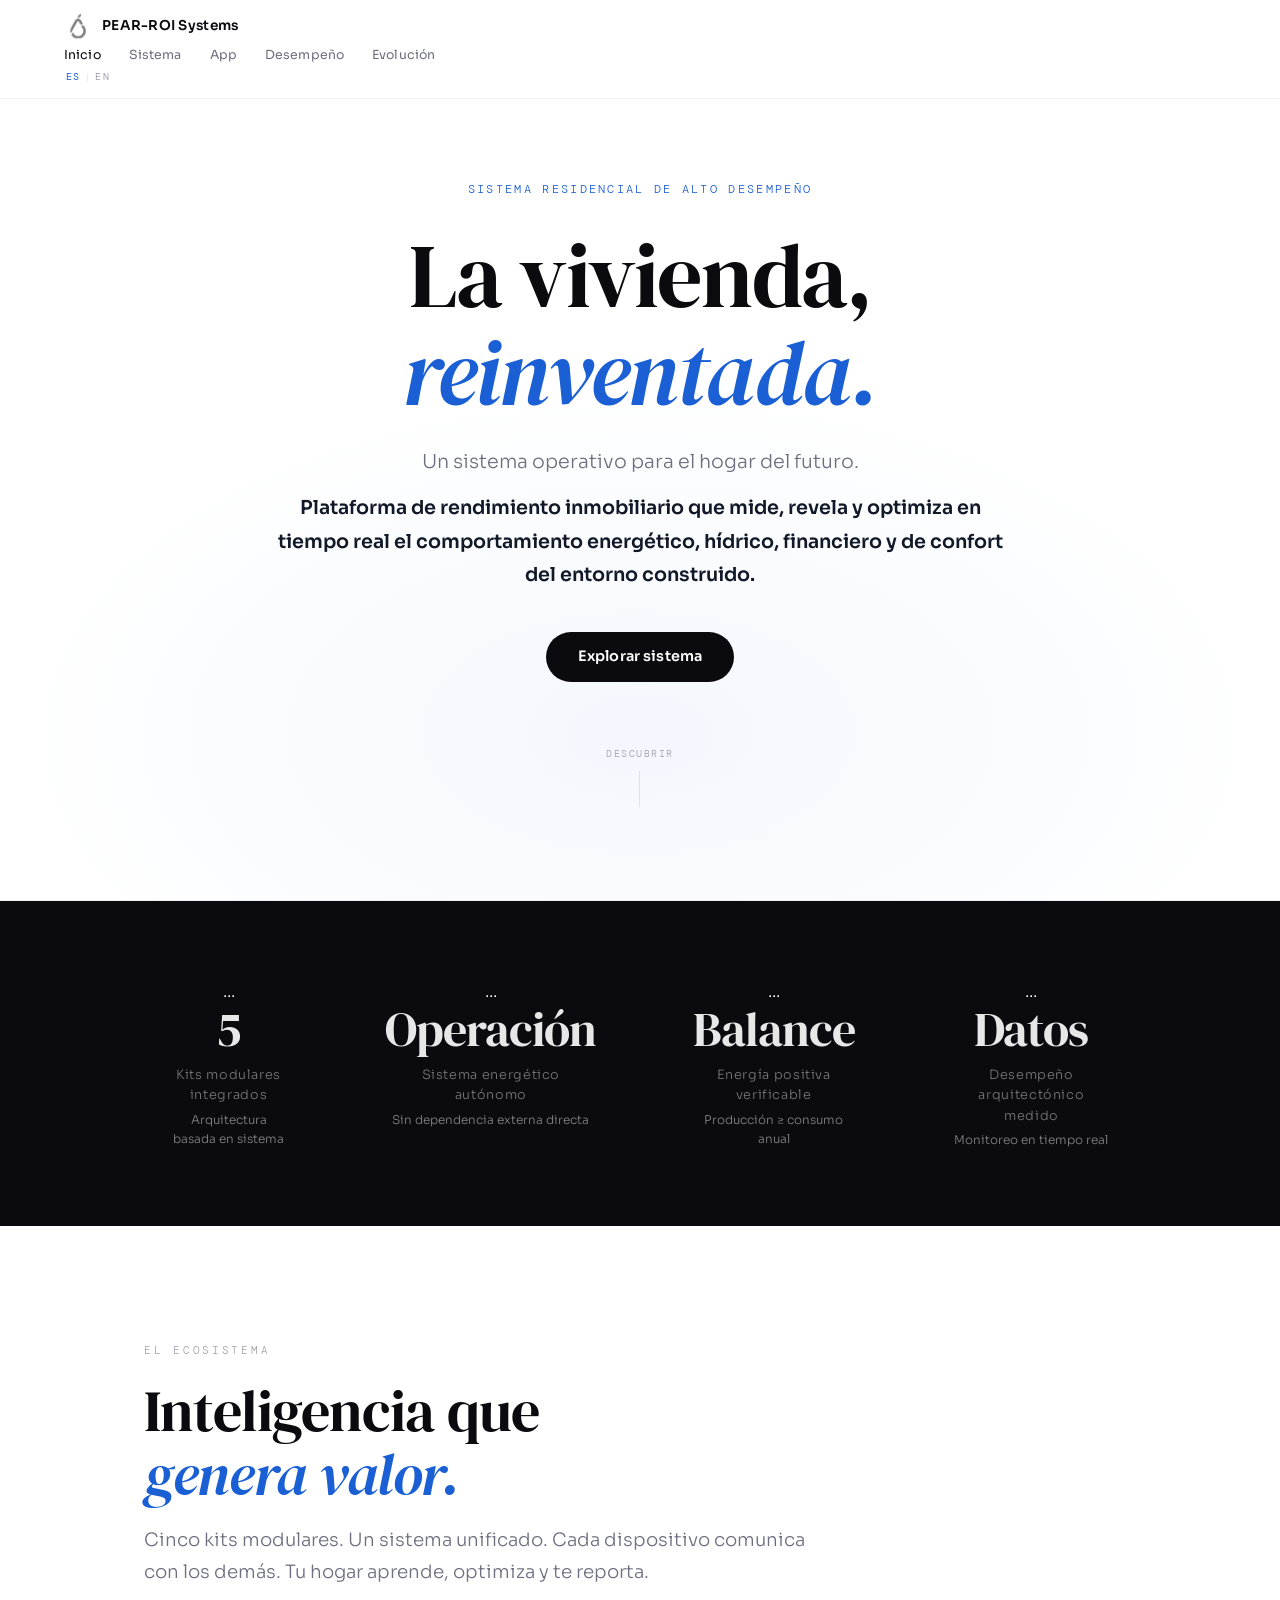
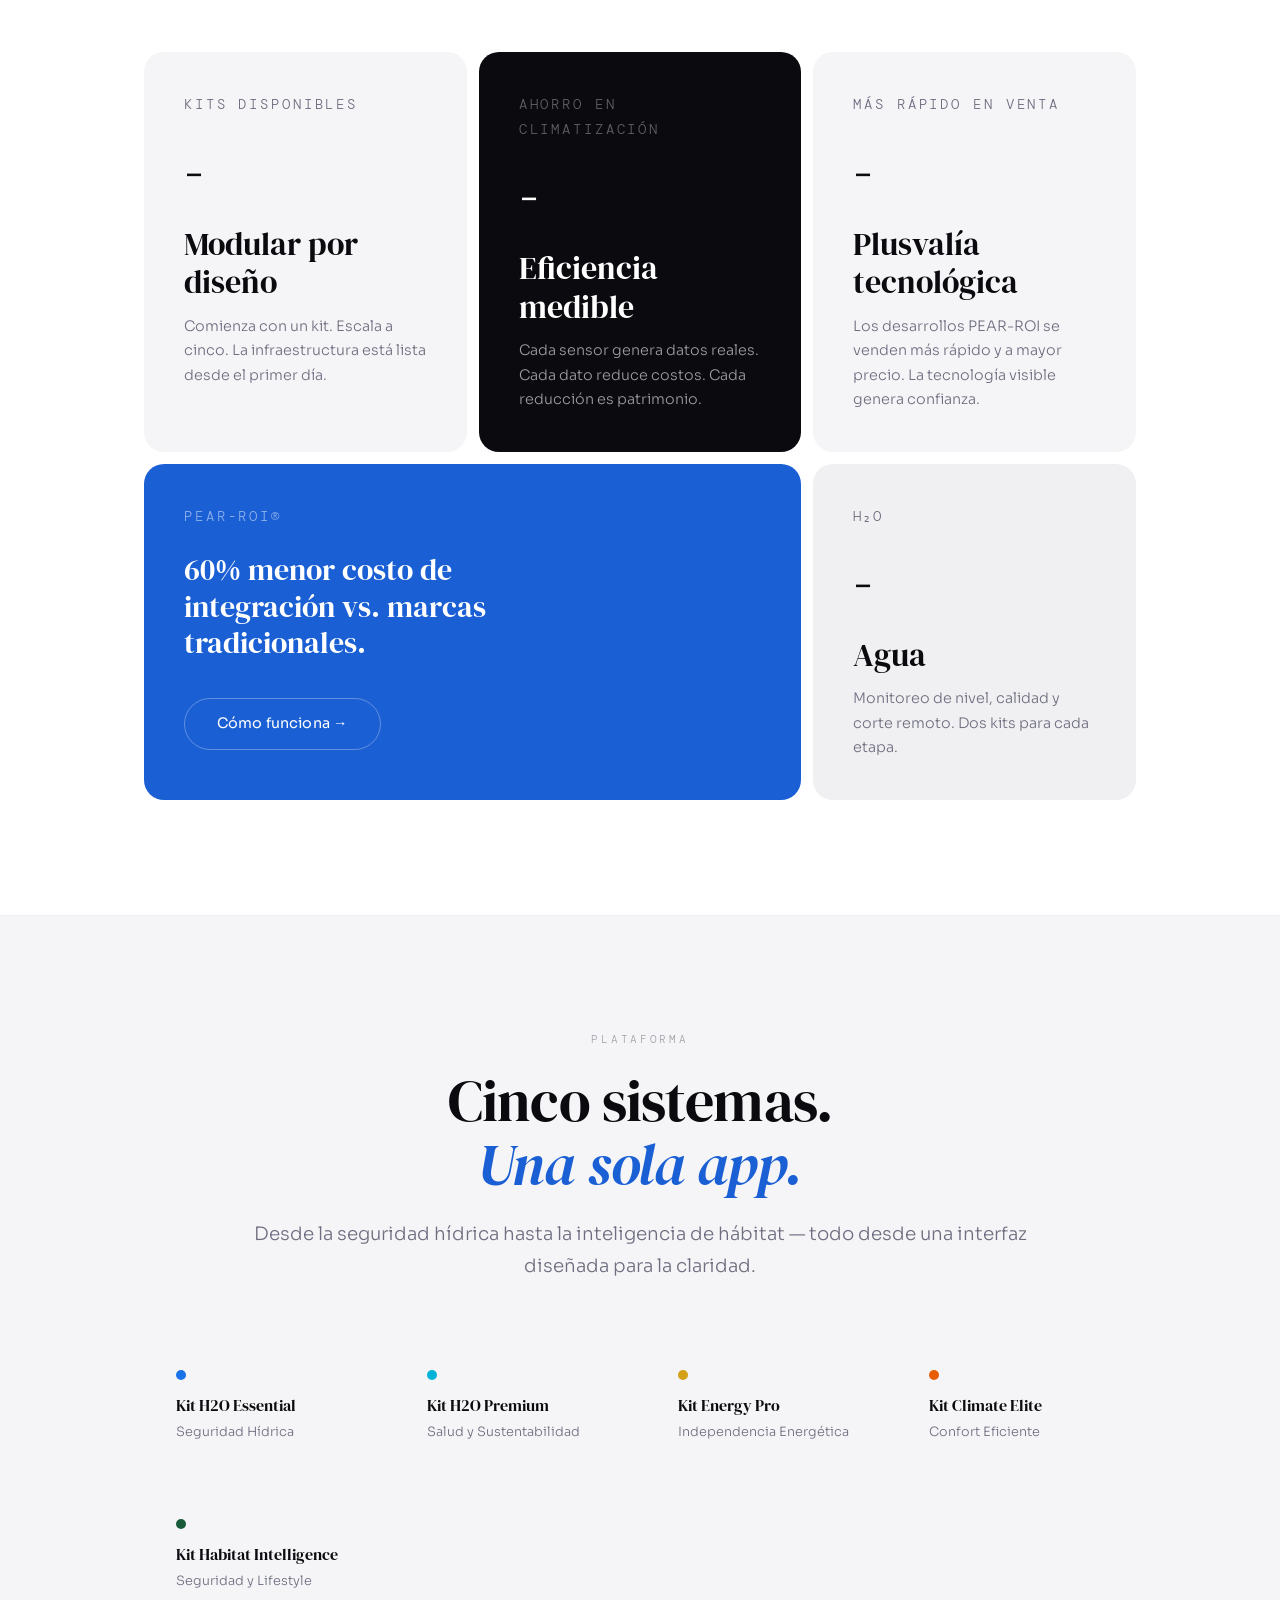
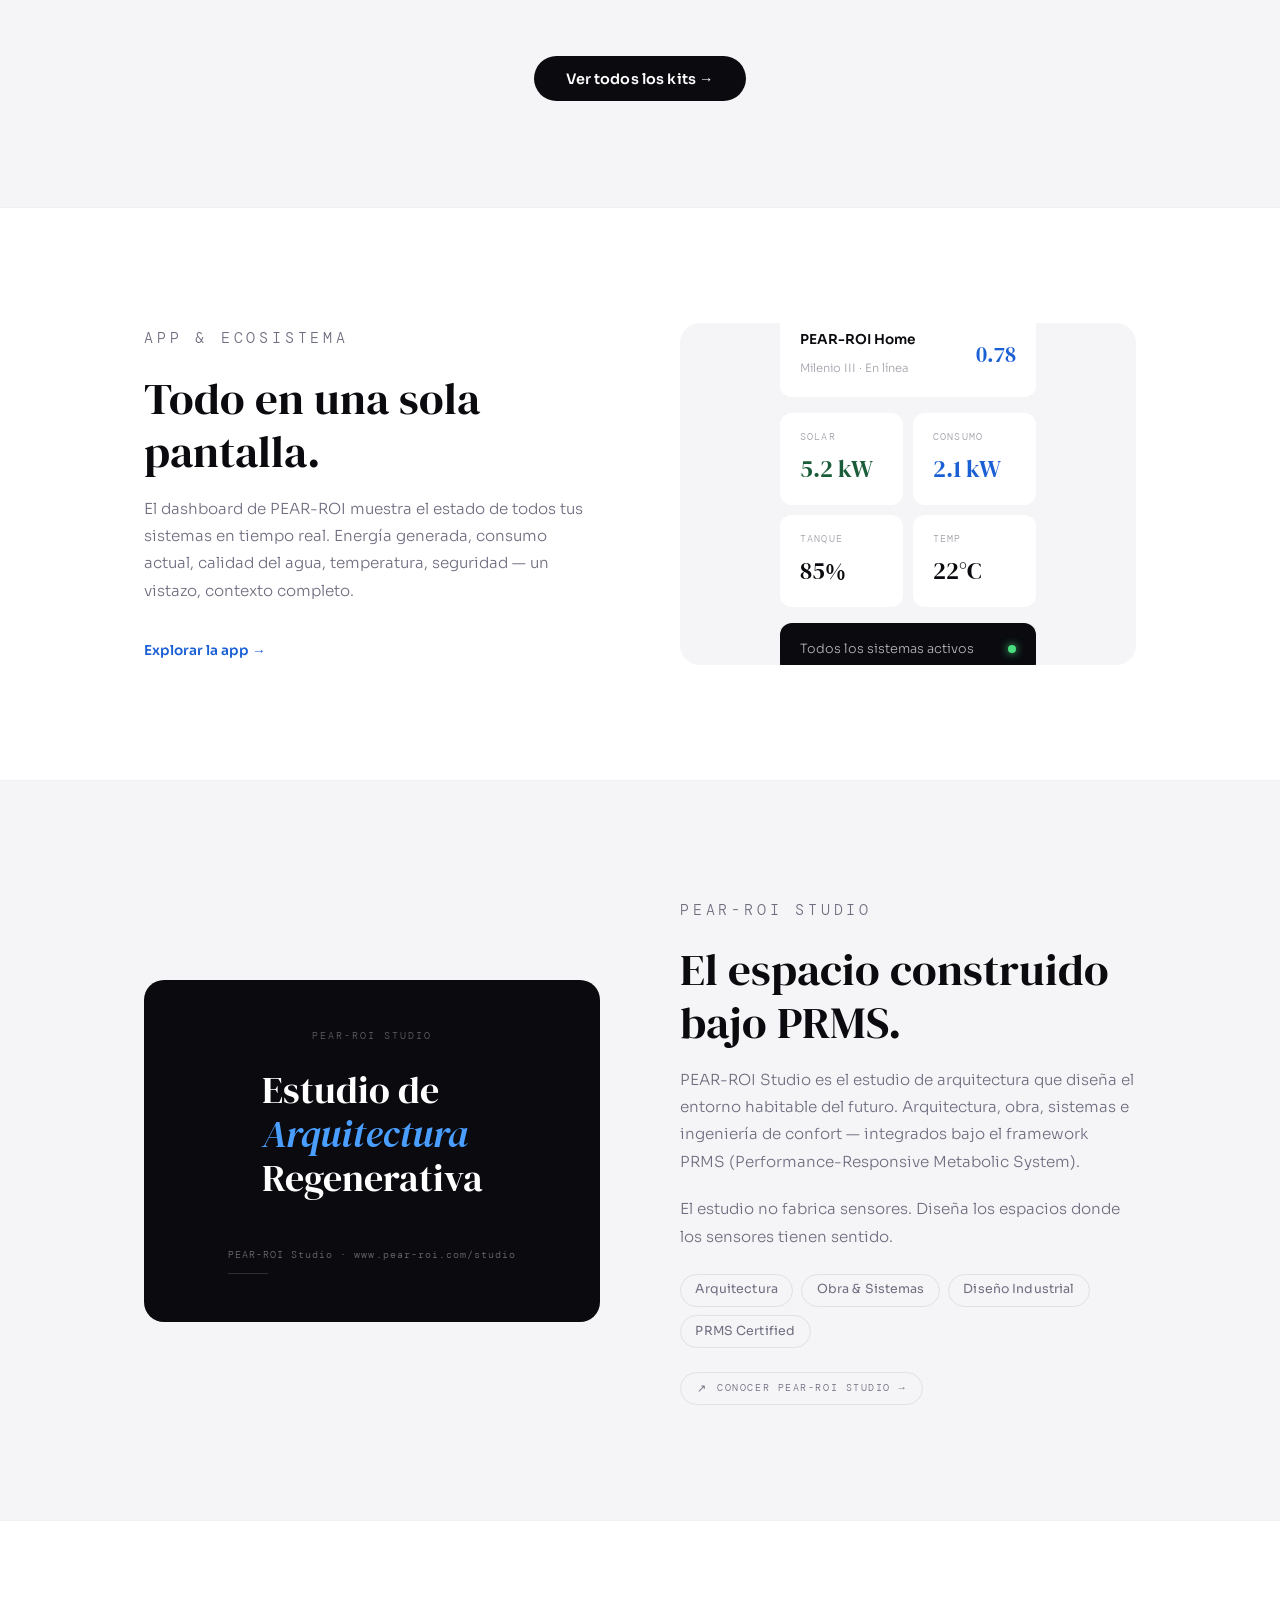
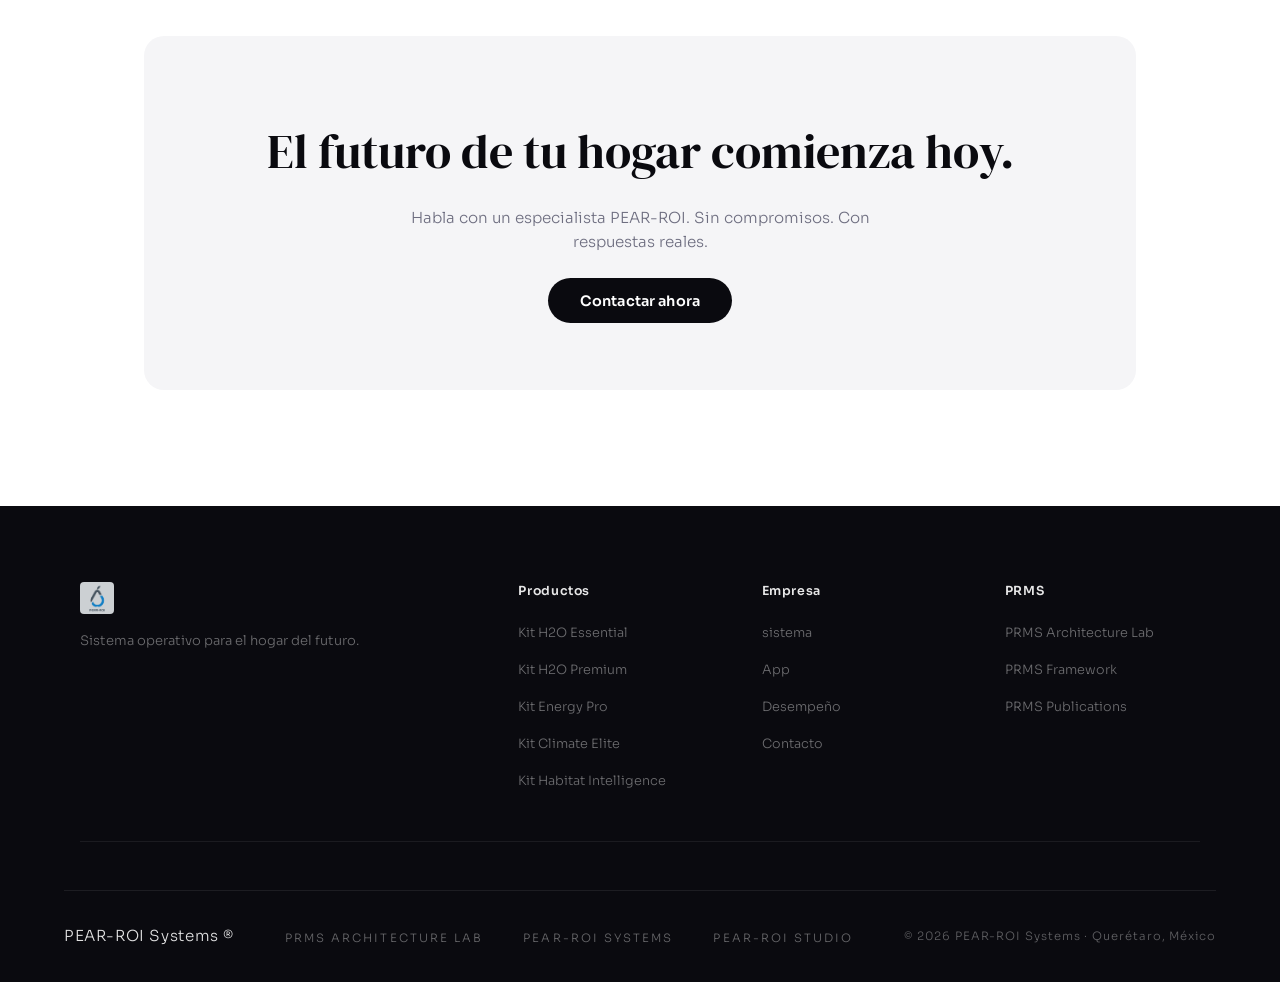
<file: index.html>
<!DOCTYPE html>
<html lang="es">
<head>
  <meta charset="UTF-8"/>
  <meta name="viewport" content="width=device-width, initial-scale=1.0"/>
  <title>PEAR-ROI® — La vivienda, reinventada.</title>
  <meta name="description" content="Sistema operativo para el hogar del futuro. Automatización invisible. Eficiencia total. Retorno real."/>
  <link rel="icon" type="image/png" href="favicon.png">
  <link rel="stylesheet" href="assets/style.css"/>
</head>
<body>

<nav id="site-nav"></nav>

<main>

  <!-- CUADRO DE IDENTIDAD -->
  <section class="hero">
    <p class="hero-eyebrow" data-t="home.eyebrow">Sistema Residencial de Alto Desempeño</p>
    <h1>
      <span data-t="home.h1a">La vivienda,</span><br>
      <em data-t="home.h1b">reinventada.</em>
    </h1>

    
<p class="hero-sub secondary" data-t="home.sub.secondary">
  Un sistema operativo para el hogar del futuro.
  <span class="hero-highlight"> 
  Plataforma de rendimiento inmobiliario que mide, revela y optimiza en tiempo real el comportamiento energético, hídrico, financiero y de confort del entorno construido.
 </span>
</p>
     
    <div class="hero-actions">
      <a href="product.html" class="btn-primary" data-t="home.cta1">Explorar sistema</a>
    </div>
    <div class="hero-scroll">
      <span data-t="home.scroll">Descubrir</span>
    </div>
  </section>
  <div class="divider"></div>

  <!-- ══ STAT STRIP ════════════════════════════════════════════════════════ -->
<div class="stat-strip">
  <div class="container">
    <div class="stat-item reveal">
      <div class="stat-icon">...</div>
      <div class="stat-num">5</div>
      <div class="stat-label">Kits modulares integrados</div>
      <div class="stat-meta">Arquitectura basada en sistema</div>
    </div>
    <div class="stat-item reveal">
      <div class="stat-icon">...</div>
      <div class="stat-num">Operación</div>
      <div class="stat-label">Sistema energético autónomo</div>
      <div class="stat-meta">Sin dependencia externa directa</div>
    </div>
    <div class="stat-item reveal">
      <div class="stat-icon">...</div>
      <div class="stat-num">Balance</div>
      <div class="stat-label">Energía positiva verificable</div>
      <div class="stat-meta">Producción ≥ consumo anual</div>
    </div>
    <div class="stat-item reveal">
      <div class="stat-icon">...</div>
      <div class="stat-num">Datos</div>
      <div class="stat-label">Desempeño arquitectónico medido</div>
      <div class="stat-meta">Monitoreo en tiempo real</div>
    </div>
  </div>
</div>

  <!-- ══ ECOSYSTEM INTRO ═══════════════════════════════════════════════════ -->
  <section class="section">
    <div class="container">
      <div style="max-width:680px; margin-bottom:4rem;">
        <p class="section-label" data-t="home.s1.label">El ecosistema</p>
        <h2 class="display">
          <span data-t="home.s1.h2a">Inteligencia que</span><br>
          <em data-t="home.s1.h2b">genera valor.</em>
        </h2>
        <p class="lead" style="margin-top:1rem;" data-t="home.s1.lead">
          Cinco kits modulares. Un sistema unificado. Cada dispositivo comunica con los demás. Tu hogar aprende, optimiza y te reporta.
        </p>
      </div>

      <!-- BENTO GRID -->
      <div class="bento bento-3 reveal">
        <!-- Card 1 -->
        <div class="bento-card">
          <p class="bento-num" data-t="home.b1.num">Kits disponibles</p>
          <div class="bento-icon">-</div>
          <h3 data-t="home.b1.h3">Arquitectura modular</h3>
          <p data-t="home.b1.p">Sistemas escalables diseñados para integrarse desde la primera etapa del proyecto.</p>
        </div>
        <!-- Card 2 -->
        <div class="bento-card dark">
          <p class="bento-num" data-t="home.b2.num">Ahorro en climatización</p>
          <div class="bento-icon">-</div>
          <h3 data-t="home.b2.h3">Inteligencia operativa</h3>
          <p data-t="home.b2.p">Sensores, automatización y análisis de datos integrados en tiempo real.</p>
        </div>
        <!-- Card 3 -->
        <div class="bento-card">
          <p class="bento-num" data-t="home.b3.num">Más rápido en venta</p>
          <div class="bento-icon">-</div>
          <h3 data-t="home.b3.h3">Infraestructura visible</h3>
          <p data-t="home.b3.p">Tecnología integrada como parte de la experiencia arquitectónica.</p>
        </div>
        <!-- Card 4 — wide dark -->
        <div class="bento-card blue large reveal">
          <div style="display:flex; align-items:center; justify-content:space-between; flex-wrap:wrap; gap:1.5rem;">
            <div>
              <p class="bento-num" style="color:rgba(255,255,255,0.5);">PEAR-ROI®</p>
              <h3 style="font-size:clamp(1.2rem,2.5vw,1.9rem); max-width:24ch;" data-t="home.b4.h3">
                Arquitectura diseñada para operar como un sistema inteligente.
              </h3>
            </div>
            <a href="technology.html" class="btn-ghost" style="border-color:rgba(255,255,255,0.3); color:white; white-space:nowrap;">
              Cómo funciona →
            </a>
          </div>
        </div>
        <!-- Card 5 -->
        <div class="bento-card" style="background:var(--gray-100);">
          <p class="bento-num">H₂O</p>
          <div class="bento-icon">-</div>
          <h3>Agua</h3>
          <p>Monitoreo de nivel, calidad y corte remoto. Dos kits para cada etapa.</p>
        </div>
      </div>
    </div>
  </section>

  <div class="divider"></div>

  <!-- ══ KITS PREVIEW ═══════════════════════════════════════════════════════ -->
  <section class="section" style="background:var(--off-white);">
    <div class="container">
      <p class="section-label center" data-t="home.s2.label">Plataforma</p>
      <h2 class="display center">
        <span data-t="home.s2.h2a">Cinco sistemas.</span><br>
        <em data-t="home.s2.h2b">Una sola app.</em>
      </h2>
      <p class="lead center" style="margin:1.25rem auto 3.5rem;" data-t="home.s2.lead">
        Desde la seguridad hídrica hasta la inteligencia de hábitat — todo desde una interfaz diseñada para la claridad.
      </p>

      <!-- 5 kit preview pills -->
      <div style="display:grid; grid-template-columns:repeat(auto-fit, minmax(200px, 1fr)); gap:12px;" class="reveal">
        <div class="bento-card" style="padding:2rem;">
          <div style="width:10px;height:10px;border-radius:50%;background:#1a73e8;margin-bottom:1rem;"></div>
          <h3 style="font-size:1rem; margin-bottom:0.4rem;" data-t="kit.h2oe.name">Kit H2O Essential</h3>
          <p style="font-size:0.8rem;" data-t="kit.h2oe.sub">Seguridad Hídrica</p>
        </div>
        <div class="bento-card" style="padding:2rem;">
          <div style="width:10px;height:10px;border-radius:50%;background:#00b4d8;margin-bottom:1rem;"></div>
          <h3 style="font-size:1rem; margin-bottom:0.4rem;" data-t="kit.h2op.name">Kit H2O Premium</h3>
          <p style="font-size:0.8rem;" data-t="kit.h2op.sub">Salud y Sustentabilidad</p>
        </div>
        <div class="bento-card" style="padding:2rem;">
          <div style="width:10px;height:10px;border-radius:50%;background:#d4a017;margin-bottom:1rem;"></div>
          <h3 style="font-size:1rem; margin-bottom:0.4rem;" data-t="kit.energy.name">Kit Energy Pro</h3>
          <p style="font-size:0.8rem;" data-t="kit.energy.sub">Independencia Energética</p>
        </div>
        <div class="bento-card" style="padding:2rem;">
          <div style="width:10px;height:10px;border-radius:50%;background:#e85d04;margin-bottom:1rem;"></div>
          <h3 style="font-size:1rem; margin-bottom:0.4rem;" data-t="kit.climate.name">Kit Climate Elite</h3>
          <p style="font-size:0.8rem;" data-t="kit.climate.sub">Confort Eficiente</p>
        </div>
        <div class="bento-card" style="padding:2rem;">
          <div style="width:10px;height:10px;border-radius:50%;background:#1a5c3a;margin-bottom:1rem;"></div>
          <h3 style="font-size:1rem; margin-bottom:0.4rem;" data-t="kit.habitat.name">Kit Habitat Intelligence</h3>
          <p style="font-size:0.8rem;" data-t="kit.habitat.sub">Seguridad y Lifestyle</p>
        </div>
      </div>

      <div style="text-align:center; margin-top:2.5rem;">
        <a href="product.html" class="btn-primary">Ver todos los kits →</a>
      </div>
    </div>
  </section>

  <div class="divider"></div>

  <!-- ══ APP PREVIEW ════════════════════════════════════════════════════════ -->
  <section class="section">
    <div class="container">
      <div class="feature-row reveal">
        <div class="feature-content">
          <p class="section-label" data-t="app.eyebrow">App & Ecosistema</p>
          <h2 data-t="app.f1.h2">Todo en una sola pantalla.</h2>
          <p data-t="app.f1.p">El dashboard de PEAR-ROI muestra el estado de todos tus sistemas en tiempo real. Energía generada, consumo actual, calidad del agua, temperatura, seguridad — un vistazo, contexto completo.</p>
          <a href="app.html" style="display:inline-flex;align-items:center;gap:0.5rem;font-size:0.85rem;font-weight:600;color:var(--accent);margin-top:1rem;">
            Explorar la app →
          </a>
        </div>
        <div class="feature-visual" style="background:var(--off-white); padding:2rem;">
          <!-- Illustrated app UI mockup -->
          <div class="app-screen" style="width:100%; max-width:320px; margin:0 auto;">
            <div class="app-bar">
              <div class="app-bar-left">
                <h4>PEAR-ROI Home</h4>
                <span>Milenio III · En línea</span>
              </div>
              <div class="app-metric">0.78</div>
            </div>
            <div class="app-grid">
              <div class="app-tile">
                <div class="app-tile-label">Solar</div>
                <div class="app-tile-val green">5.2 kW</div>
              </div>
              <div class="app-tile">
                <div class="app-tile-label">Consumo</div>
                <div class="app-tile-val blue">2.1 kW</div>
              </div>
              <div class="app-tile">
                <div class="app-tile-label">Tanque</div>
                <div class="app-tile-val">85%</div>
              </div>
              <div class="app-tile">
                <div class="app-tile-label">Temp</div>
                <div class="app-tile-val">22°C</div>
              </div>
            </div>
            <div class="app-status">
              <span>Todos los sistemas activos</span>
              <div class="status-dot"></div>
            </div>
          </div>
        </div>
      </div>
    </div>
  </section>

  <div class="divider"></div>

  <!-- ══ PEAR-ROI STUDIO ═══════════════════════════════════════════════════ -->
  <section class="section" style="background:var(--off-white);">
    <div class="container">
      <div class="feature-row reverse reveal">
        <div class="feature-content">
          <p class="section-label" data-t="home.studio.label">PEAR-ROI Studio</p>
          <h2 data-t="home.studio.h2">El espacio construido bajo PRMS.</h2>
          <p data-t="home.studio.p1">PEAR-ROI Studio es el estudio de arquitectura que diseña el entorno habitable del futuro.</p>
          <p data-t="home.studio.p2">Arquitectura, obra, sistemas e ingeniería de confort.</p>
          <div class="pill-list" style="margin-bottom:1.5rem;">
            <span class="pill" data-t="home.studio.t1">Arquitectura</span>
            <span class="pill" data-t="home.studio.t2">Obra & Sistemas</span>
            <span class="pill" data-t="home.studio.t3">Diseño Industrial</span>
            <span class="pill" data-t="home.studio.t4">PRMS Certified</span>
          </div>
          <a href="https://pear-roi.com/studio" target="_blank" class="prms-badge" data-t="home.studio.link">
            Conocer PEAR-ROI Studio  →
          </a>
        </div>
        <div class="feature-visual" style="flex-direction:column; padding:3rem; gap:1.5rem; background:var(--black);">
          <div style="font-family:var(--mono); font-size:0.62rem; letter-spacing:0.2em; text-transform:uppercase; color:rgba(255,255,255,0.35);">PEAR-ROI Studio</div>
          <div style="font-family:'DM Serif Display',serif; font-size:clamp(1.5rem,3vw,2.5rem); color:white; line-height:1.15; font-weight:400;">
            Estudio de<br><em style="color:#4a9eff;">Arquitectura</em><br>Regenerativa
          </div>
          <div style="margin-top:auto; display:flex; flex-direction:column; gap:0.6rem;">
            <div style="font-family:var(--mono); font-size:0.65rem; color:rgba(255,255,255,0.4); letter-spacing:0.1em;">PEAR-ROI Studio · www.pear-roi.com/studio</div>
            <div style="width:40px; height:1px; background:rgba(255,255,255,0.15);"></div>
          </div>
        </div>
      </div>
    </div>
  </section>

  <div class="divider"></div>

  <!-- ══ FINAL CTA ══════════════════════════════════════════════════════════ -->
  <section class="section">
    <div class="container">
      <div class="cta-section reveal">
        <h2 data-t="home.cta.h2">El futuro de tu hogar comienza hoy.</h2>
        <p data-t="home.cta.p">Habla con un especialista PEAR-ROI. Sin compromisos. Con respuestas reales.</p>
        <a href="contact.html" class="btn-primary" data-t="home.cta.btn">Contactar ahora</a>
      </div>
    </div>
  </section>

</main>

 <!--  FOOTER -->  
<footer>
  <div style="max-width:var(--max); margin:0 auto;">
    <div class="footer-top">
      <div class="footer-brand">
        <img src="assets/logo.jpg"
             alt="PEAR-ROI"
             style="height:32px;width:auto;border-radius:4px;filter:none;">
        <p style="margin-top:1rem;" data-t="footer.tagline">
          Sistema operativo para el hogar del futuro.
        </p>
      </div>
      <div class="footer-col">
        <h4 data-t="footer.products">Productos</h4>
        <ul>
          <li><a href="product.html">Kit H2O Essential</a></li>
          <li><a href="product.html">Kit H2O Premium</a></li>
          <li><a href="product.html">Kit Energy Pro</a></li>
          <li><a href="product.html">Kit Climate Elite</a></li>
          <li><a href="product.html">Kit Habitat Intelligence</a></li>
        </ul>
      </div>
      <div class="footer-col">
        <h4>Empresa</h4>
        <ul>
          <li><a href="product.html">sistema</a></li>
          <li><a href="app.html">App</a></li>
          <li><a href="technology.html">Desempeño</a></li>
          <li><a href="contact.html">Contacto</a></li>
        </ul>
      </div>
      <div class="footer-col">
        <h4>PRMS</h4>
        <ul>
          <li><a href="https://prms.systems" target="_blank">
            PRMS Architecture Lab
          </a></li>
          <li><a href="https://prms.systems/framework" target="_blank">
            PRMS Framework
          </a></li>
          <li><a href="https://prms.systems/publications" target="_blank">
            PRMS Publications
          </a></li>
        </ul>
      </div>
    </div>
  </div>

  <!-- ECOSYSTEM FOOTER -->

  <div class="ecosystem-footer">
    <span class="ecosystem-brand">
      PEAR-ROI Systems ®
    </span>
    <ul class="ecosystem-links">
      <li>
        <a href="https://prms.systems" target="_blank">
          PRMS Architecture Lab
        </a>
      </li>
      <li>
        <a href="https://pear-roi.com" target="_blank">
          PEAR-ROI Systems
        </a>
      </li>
      <li>
        <a href="https://pear-roi.com/studio" target="_blank">
          PEAR-ROI Studio
        </a>
      </li>
    </ul>
    <span class="ecosystem-copy">
      © 2026 PEAR-ROI Systems · Querétaro, México
    </span>
  </div>
</footer>
    


<script src="assets/nav.js"></script>
</body>
</html>
</file>
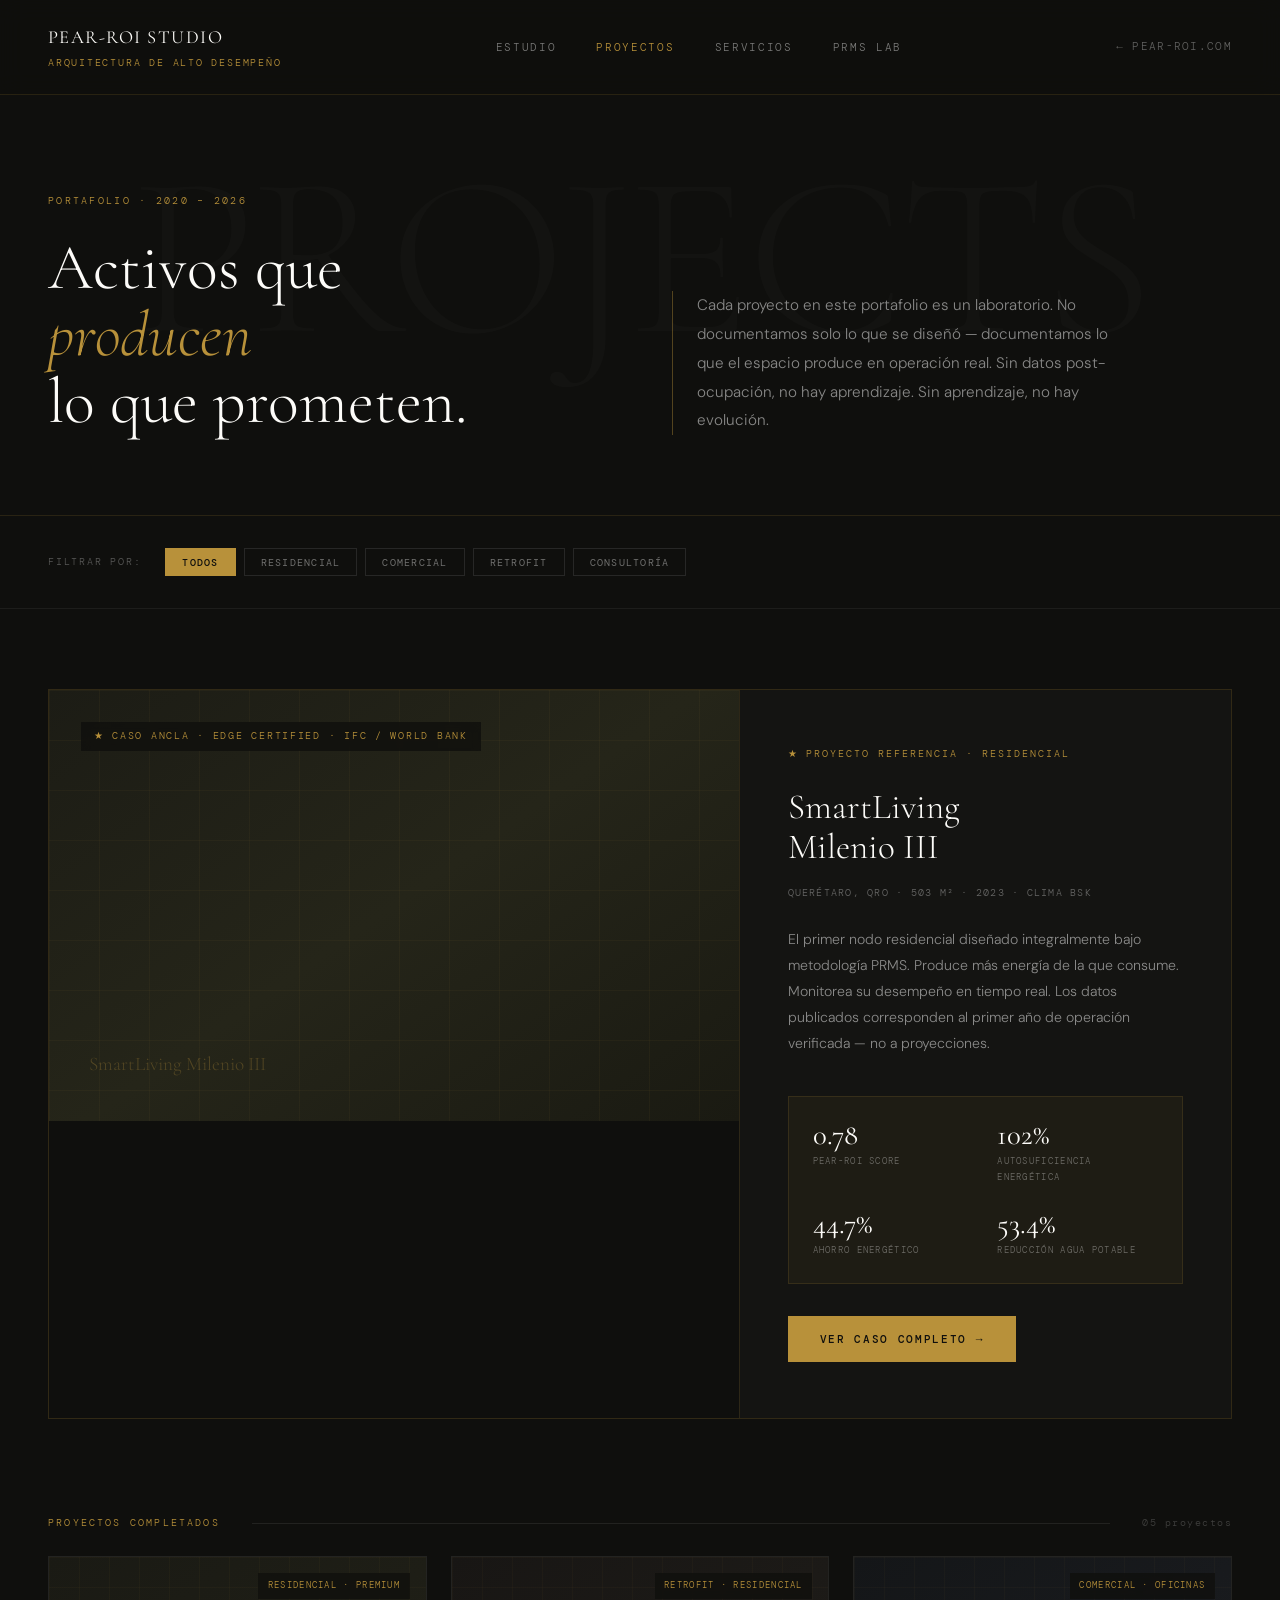
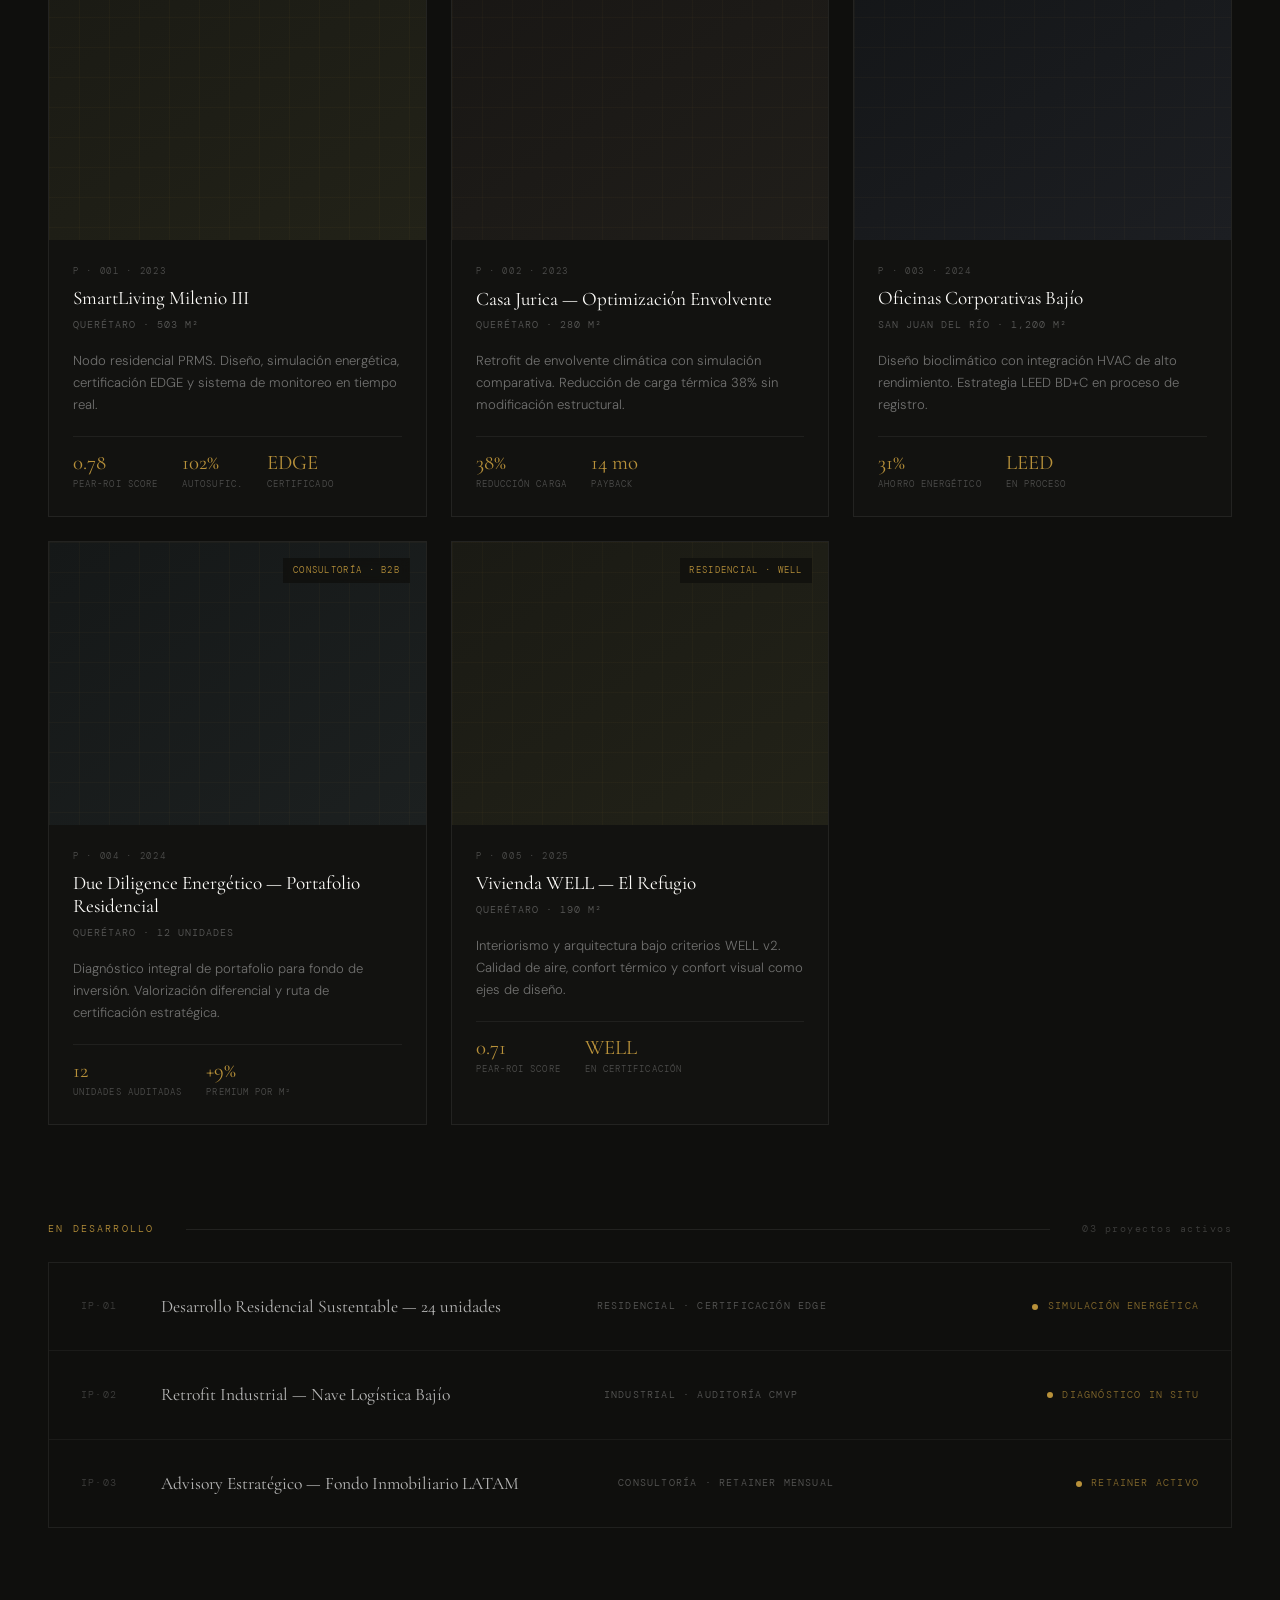
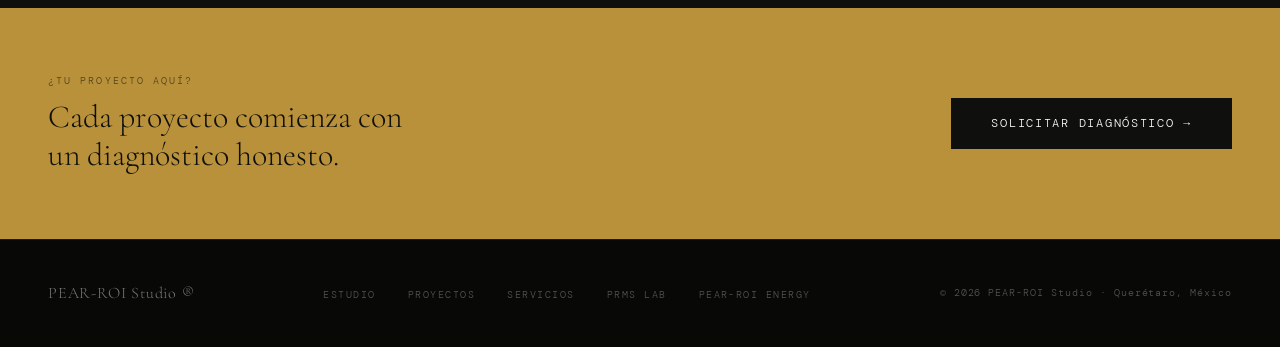
<file: projects/index.html>
<!DOCTYPE html>
<html lang="es">
<head>
  <meta charset="UTF-8" />
  <meta name="viewport" content="width=device-width, initial-scale=1.0" />
  <title>Proyectos — PEAR-ROI Studio</title>
  <meta name="description" content="Portafolio de proyectos de arquitectura de alto desempeño. Activos diseñados para producir valor medible." />
  <link rel="preconnect" href="https://fonts.googleapis.com" />
  <link rel="preconnect" href="https://fonts.gstatic.com" crossorigin />
  <link href="https://fonts.googleapis.com/css2?family=Cormorant+Garamond:ital,wght@0,300;0,400;0,500;1,300;1,400&family=DM+Sans:wght@300;400;500&family=DM+Mono:wght@300;400&display=swap" rel="stylesheet" />
  <style>
    *, *::before, *::after { box-sizing: border-box; margin: 0; padding: 0; }

    :root {
      --ink:       #0f0f0d;
      --ink-soft:  #3a3a35;
      --ink-muted: #8a8a7e;
      --cream:     #f7f4ef;
      --cream-dark:#ede9e1;
      --gold:      #b8913a;
      --gold-pale: #e8d9b5;
      --white:     #fdfcf9;
      --rule:      rgba(15,15,13,0.12);
      --f-display: 'Cormorant Garamond', Georgia, serif;
      --f-body:    'DM Sans', sans-serif;
      --f-mono:    'DM Mono', monospace;
    }

    html { scroll-behavior: smooth; }

    body {
      background: var(--ink);
      color: var(--white);
      font-family: var(--f-body);
      font-size: 15px;
      font-weight: 300;
      line-height: 1.7;
      overflow-x: hidden;
    }

    /* ── NAV ── */
    nav {
      position: fixed; top: 0; left: 0; right: 0; z-index: 100;
      display: flex; align-items: center; justify-content: space-between;
      padding: 1.4rem 3rem;
      background: rgba(15,15,13,0.92);
      backdrop-filter: blur(12px);
      border-bottom: 1px solid rgba(184,145,58,0.15);
    }
    .nav-brand { display: flex; flex-direction: column; gap: 1px; text-decoration: none; }
    .nav-brand-main { font-family: var(--f-display); font-size: 1.15rem; font-weight: 400; letter-spacing: 0.08em; color: var(--white); text-transform: uppercase; }
    .nav-brand-sub { font-family: var(--f-mono); font-size: 0.62rem; letter-spacing: 0.18em; color: var(--gold); text-transform: uppercase; }
    .nav-links { display: flex; align-items: center; gap: 2.5rem; list-style: none; }
    .nav-links a { font-family: var(--f-mono); font-size: 0.7rem; letter-spacing: 0.15em; text-transform: uppercase; text-decoration: none; color: rgba(255,255,255,0.45); transition: color 0.2s; }
    .nav-links a:hover, .nav-links a.active { color: var(--gold); }
    .nav-back { font-family: var(--f-mono); font-size: 0.68rem; letter-spacing: 0.12em; text-transform: uppercase; text-decoration: none; color: rgba(255,255,255,0.35); border-bottom: 1px solid transparent; transition: color 0.2s, border-color 0.2s; padding-bottom: 1px; }
    .nav-back:hover { color: var(--gold); border-color: var(--gold); }

    /* ── PAGE HEADER ── */
    .page-header {
      padding: 12rem 3rem 5rem;
      background: var(--ink);
      border-bottom: 1px solid rgba(184,145,58,0.15);
      display: grid;
      grid-template-columns: 1fr 1fr;
      gap: 4rem;
      align-items: end;
      position: relative;
      overflow: hidden;
    }
    .page-header::before {
      content: 'PROJECTS';
      position: absolute;
      top: 50%; left: 50%;
      transform: translate(-50%, -50%);
      font-family: var(--f-display);
      font-size: clamp(8rem, 18vw, 20rem);
      font-weight: 300;
      color: rgba(255,255,255,0.02);
      white-space: nowrap;
      pointer-events: none;
      letter-spacing: -0.02em;
    }

    .header-left { position: relative; }
    .header-eyebrow { font-family: var(--f-mono); font-size: 0.65rem; letter-spacing: 0.22em; text-transform: uppercase; color: var(--gold); margin-bottom: 1.5rem; }
    .header-title { font-family: var(--f-display); font-size: clamp(3rem, 5vw, 5.5rem); font-weight: 300; line-height: 1.05; color: var(--white); }
    .header-title em { font-style: italic; color: var(--gold); }

    .header-right { position: relative; }
    .header-desc { font-size: 0.95rem; color: rgba(255,255,255,0.5); line-height: 1.9; max-width: 44ch; border-left: 1px solid rgba(184,145,58,0.4); padding-left: 1.5rem; }

    /* ── FILTER BAR ── */
    .filter-bar {
      background: var(--ink);
      padding: 2rem 3rem;
      display: flex;
      align-items: center;
      gap: 0.5rem;
      border-bottom: 1px solid rgba(255,255,255,0.06);
      position: sticky;
      top: 5rem;
      z-index: 50;
    }
    .filter-label { font-family: var(--f-mono); font-size: 0.62rem; letter-spacing: 0.18em; text-transform: uppercase; color: rgba(255,255,255,0.3); margin-right: 1rem; }
    .filter-btn {
      font-family: var(--f-mono);
      font-size: 0.65rem;
      letter-spacing: 0.12em;
      text-transform: uppercase;
      padding: 0.4rem 1rem;
      background: transparent;
      color: rgba(255,255,255,0.4);
      border: 1px solid rgba(255,255,255,0.1);
      cursor: pointer;
      transition: all 0.2s;
    }
    .filter-btn:hover { color: var(--white); border-color: rgba(255,255,255,0.3); }
    .filter-btn.active { background: var(--gold); color: var(--ink); border-color: var(--gold); font-weight: 500; }

    /* ── FEATURED PROJECT ── */
    .featured {
      padding: 5rem 3rem 3rem;
      background: var(--ink);
    }
    .featured-inner {
      display: grid;
      grid-template-columns: 7fr 5fr;
      gap: 0;
      border: 1px solid rgba(184,145,58,0.2);
      overflow: hidden;
      position: relative;
    }

    .featured-img {
      aspect-ratio: 16/10;
      background: linear-gradient(145deg, #1c1c15 0%, #252519 50%, #1a1a12 100%);
      position: relative;
      overflow: hidden;
    }
    .featured-img::before {
      content: '';
      position: absolute; inset: 0;
      background-image:
        linear-gradient(rgba(184,145,58,0.05) 1px, transparent 1px),
        linear-gradient(90deg, rgba(184,145,58,0.05) 1px, transparent 1px);
      background-size: 50px 50px;
    }
    .featured-img-label {
      position: absolute; top: 2rem; left: 2rem;
      font-family: var(--f-mono); font-size: 0.6rem; letter-spacing: 0.18em;
      text-transform: uppercase; color: var(--gold);
      background: rgba(15,15,13,0.8); padding: 0.4rem 0.8rem;
      backdrop-filter: blur(4px);
    }
    .featured-img-placeholder {
      position: absolute; bottom: 2.5rem; left: 2.5rem;
      font-family: var(--f-display); font-size: 1.2rem;
      color: rgba(184,145,58,0.3); font-weight: 300;
    }

    .featured-content {
      padding: 3.5rem 3rem;
      background: rgba(255,255,255,0.02);
      border-left: 1px solid rgba(184,145,58,0.15);
      display: flex; flex-direction: column; justify-content: space-between;
    }
    .featured-tag { font-family: var(--f-mono); font-size: 0.62rem; letter-spacing: 0.2em; text-transform: uppercase; color: var(--gold); margin-bottom: 1.5rem; }
    .featured-title { font-family: var(--f-display); font-size: 2.2rem; font-weight: 300; line-height: 1.15; color: var(--white); margin-bottom: 1rem; }
    .featured-meta { font-family: var(--f-mono); font-size: 0.65rem; letter-spacing: 0.12em; color: rgba(255,255,255,0.35); text-transform: uppercase; margin-bottom: 1.5rem; }
    .featured-desc { font-size: 0.88rem; color: rgba(255,255,255,0.5); line-height: 1.85; margin-bottom: 2.5rem; }

    .featured-stats {
      display: grid; grid-template-columns: 1fr 1fr; gap: 1.5rem;
      padding: 1.5rem; background: rgba(184,145,58,0.06);
      border: 1px solid rgba(184,145,58,0.15);
      margin-bottom: 2rem;
    }
    .fstat { display: flex; flex-direction: column; gap: 0.3rem; }
    .fstat-val { font-family: var(--f-display); font-size: 1.8rem; font-weight: 400; color: var(--white); line-height: 1; }
    .fstat-lbl { font-family: var(--f-mono); font-size: 0.58rem; letter-spacing: 0.14em; text-transform: uppercase; color: rgba(255,255,255,0.35); }

    .btn-see {
      display: inline-block; padding: 0.85rem 2rem;
      background: var(--gold); color: var(--ink);
      font-family: var(--f-mono); font-size: 0.7rem;
      letter-spacing: 0.15em; text-transform: uppercase;
      text-decoration: none; font-weight: 500;
      transition: opacity 0.2s; align-self: flex-start;
    }
    .btn-see:hover { opacity: 0.85; }

    /* ── SECTION TITLE ── */
    .section-rule {
      padding: 3rem 3rem 1.5rem;
      background: var(--ink);
      display: flex; align-items: center; gap: 2rem;
    }
    .section-rule-label { font-family: var(--f-mono); font-size: 0.62rem; letter-spacing: 0.22em; text-transform: uppercase; color: var(--gold); white-space: nowrap; }
    .section-rule-line { flex: 1; height: 1px; background: rgba(255,255,255,0.08); }
    .section-rule-count { font-family: var(--f-mono); font-size: 0.62rem; letter-spacing: 0.15em; color: rgba(255,255,255,0.2); }

    /* ── PROJECT GRID ── */
    .projects-grid {
      padding: 0 3rem 3rem;
      background: var(--ink);
      display: grid;
      grid-template-columns: repeat(3, 1fr);
      gap: 1.5rem;
    }

    .project-card {
      border: 1px solid rgba(255,255,255,0.07);
      overflow: hidden;
      cursor: pointer;
      transition: border-color 0.3s;
      text-decoration: none;
      display: block;
      background: rgba(255,255,255,0.01);
    }
    .project-card:hover { border-color: rgba(184,145,58,0.4); }
    .project-card:hover .project-img-inner { transform: scale(1.03); }

    .project-img {
      aspect-ratio: 4/3;
      overflow: hidden;
      position: relative;
    }
    .project-img-inner {
      width: 100%; height: 100%;
      transition: transform 0.5s ease;
    }
    .project-img-bg {
      width: 100%; height: 100%;
      display: flex; align-items: center; justify-content: center;
      position: relative;
    }
    .project-img-bg::before {
      content: '';
      position: absolute; inset: 0;
      background-image:
        linear-gradient(rgba(184,145,58,0.04) 1px, transparent 1px),
        linear-gradient(90deg, rgba(184,145,58,0.04) 1px, transparent 1px);
      background-size: 30px 30px;
    }

    /* Different tones per project type */
    .bg-residential { background: linear-gradient(145deg, #1a1a14, #222218); }
    .bg-commercial  { background: linear-gradient(145deg, #141618, #1c1e22); }
    .bg-retrofit    { background: linear-gradient(145deg, #181614, #201e1a); }
    .bg-consulting  { background: linear-gradient(145deg, #151818, #1c2020); }

    .project-type-tag {
      position: absolute; top: 1rem; right: 1rem;
      font-family: var(--f-mono); font-size: 0.58rem; letter-spacing: 0.14em;
      text-transform: uppercase; padding: 0.3rem 0.6rem;
      background: rgba(15,15,13,0.75); color: var(--gold);
      backdrop-filter: blur(4px);
    }

    .project-info { padding: 1.5rem; }
    .project-number { font-family: var(--f-mono); font-size: 0.58rem; letter-spacing: 0.18em; color: rgba(255,255,255,0.25); margin-bottom: 0.5rem; text-transform: uppercase; }
    .project-name { font-family: var(--f-display); font-size: 1.2rem; font-weight: 400; color: var(--white); margin-bottom: 0.4rem; line-height: 1.2; }
    .project-location { font-family: var(--f-mono); font-size: 0.62rem; letter-spacing: 0.1em; color: rgba(255,255,255,0.3); text-transform: uppercase; margin-bottom: 1rem; }
    .project-brief { font-size: 0.82rem; color: rgba(255,255,255,0.4); line-height: 1.7; margin-bottom: 1.2rem; }

    .project-scores {
      display: flex; gap: 1.5rem;
      padding-top: 1rem;
      border-top: 1px solid rgba(255,255,255,0.06);
    }
    .pscore { display: flex; flex-direction: column; gap: 0.2rem; }
    .pscore-val { font-family: var(--f-display); font-size: 1.3rem; font-weight: 400; color: var(--gold); line-height: 1; }
    .pscore-lbl { font-family: var(--f-mono); font-size: 0.56rem; letter-spacing: 0.12em; text-transform: uppercase; color: rgba(255,255,255,0.25); }

    /* ── IN PROGRESS ── */
    .in-progress {
      padding: 0 3rem 5rem;
      background: var(--ink);
    }
    .progress-list { display: flex; flex-direction: column; gap: 0; border: 1px solid rgba(255,255,255,0.07); }
    .progress-item {
      display: grid;
      grid-template-columns: 3rem 1fr 1fr auto;
      gap: 2rem;
      align-items: center;
      padding: 1.8rem 2rem;
      border-bottom: 1px solid rgba(255,255,255,0.05);
      transition: background 0.2s;
    }
    .progress-item:last-child { border-bottom: none; }
    .progress-item:hover { background: rgba(255,255,255,0.02); }
    .progress-num { font-family: var(--f-mono); font-size: 0.62rem; letter-spacing: 0.12em; color: rgba(255,255,255,0.2); }
    .progress-name { font-family: var(--f-display); font-size: 1.1rem; font-weight: 400; color: rgba(255,255,255,0.7); }
    .progress-type { font-family: var(--f-mono); font-size: 0.62rem; letter-spacing: 0.12em; text-transform: uppercase; color: rgba(255,255,255,0.3); }
    .progress-status { display: flex; align-items: center; gap: 0.6rem; }
    .status-dot { width: 6px; height: 6px; border-radius: 50%; background: var(--gold); animation: pulse 2s infinite; }
    @keyframes pulse { 0%, 100% { opacity: 1; } 50% { opacity: 0.3; } }
    .status-label { font-family: var(--f-mono); font-size: 0.62rem; letter-spacing: 0.12em; text-transform: uppercase; color: rgba(184,145,58,0.7); }

    /* ── CTA STRIP ── */
    .cta-strip {
      background: var(--gold);
      padding: 4rem 3rem;
      display: flex;
      align-items: center;
      justify-content: space-between;
      gap: 3rem;
    }
    .cta-strip-text { display: flex; flex-direction: column; gap: 0.5rem; }
    .cta-strip-label { font-family: var(--f-mono); font-size: 0.65rem; letter-spacing: 0.2em; text-transform: uppercase; color: rgba(15,15,13,0.6); }
    .cta-strip-title { font-family: var(--f-display); font-size: 2rem; font-weight: 300; color: var(--ink); line-height: 1.2; }
    .btn-dark { display: inline-block; padding: 1rem 2.5rem; background: var(--ink); color: var(--white); font-family: var(--f-mono); font-size: 0.72rem; letter-spacing: 0.15em; text-transform: uppercase; text-decoration: none; white-space: nowrap; transition: opacity 0.2s; }
    .btn-dark:hover { opacity: 0.8; }

    /* ── FOOTER ── */
    footer { background: #080807; color: rgba(255,255,255,0.3); padding: 2.5rem 3rem; display: flex; align-items: center; justify-content: space-between; border-top: 1px solid rgba(184,145,58,0.12); }
    footer a { color: rgba(255,255,255,0.3); text-decoration: none; transition: color 0.2s; }
    footer a:hover { color: var(--gold); }
    .footer-brand { font-family: var(--f-display); font-size: 1rem; font-weight: 300; letter-spacing: 0.05em; color: rgba(255,255,255,0.45); }
    .footer-links { display: flex; gap: 2rem; list-style: none; }
    .footer-links a { font-family: var(--f-mono); font-size: 0.62rem; letter-spacing: 0.15em; text-transform: uppercase; }
    .footer-copy { font-family: var(--f-mono); font-size: 0.6rem; letter-spacing: 0.1em; }

    /* ── REVEAL ── */
    .reveal { opacity: 0; transform: translateY(24px); transition: opacity 0.65s ease, transform 0.65s ease; }
    .reveal.visible { opacity: 1; transform: none; }

    @media (max-width: 900px) {
      nav { padding: 1.2rem 1.5rem; }
      .nav-links { display: none; }
      .page-header { grid-template-columns: 1fr; gap: 2rem; padding: 9rem 1.5rem 3rem; }
      .filter-bar { padding: 1.2rem 1.5rem; flex-wrap: wrap; top: 4.5rem; }
      .featured { padding: 2.5rem 1.5rem 2rem; }
      .featured-inner { grid-template-columns: 1fr; }
      .featured-content { border-left: none; border-top: 1px solid rgba(184,145,58,0.15); }
      .section-rule { padding: 2rem 1.5rem 1rem; }
      .projects-grid { padding: 0 1.5rem 2rem; grid-template-columns: 1fr; }
      .in-progress { padding: 0 1.5rem 3rem; }
      .progress-item { grid-template-columns: 1fr; gap: 0.5rem; }
      .cta-strip { flex-direction: column; padding: 3rem 1.5rem; }
      footer { flex-direction: column; gap: 1.5rem; text-align: center; }
      .footer-links { flex-wrap: wrap; justify-content: center; }
    }
  </style>
</head>
<body>

  <!-- NAV -->
  <nav>
    <a href="/studio/" class="nav-brand">
      <span class="nav-brand-main">PEAR-ROI Studio</span>
      <span class="nav-brand-sub">Arquitectura de Alto Desempeño</span>
    </a>
    <ul class="nav-links">
      <li><a href="/studio/">Estudio</a></li>
      <li><a href="/projects/" class="active">Proyectos</a></li>
      <li><a href="/services/">Servicios</a></li>
      <li><a href="https://prms.systems" target="_blank">PRMS Lab</a></li>
    </ul>
    <a href="/" class="nav-back">← pear-roi.com</a>
  </nav>

  <!-- PAGE HEADER -->
  <header class="page-header">
    <div class="header-left">
      <p class="header-eyebrow">Portafolio · 2020 – 2026</p>
      <h1 class="header-title">Activos que<br /><em>producen</em><br />lo que prometen.</h1>
    </div>
    <div class="header-right">
      <p class="header-desc">
        Cada proyecto en este portafolio es un laboratorio. No documentamos solo
        lo que se diseñó — documentamos lo que el espacio produce en operación real.
        Sin datos post-ocupación, no hay aprendizaje. Sin aprendizaje, no hay evolución.
      </p>
    </div>
  </header>

  <!-- FILTER BAR -->
  <div class="filter-bar">
    <span class="filter-label">Filtrar por:</span>
    <button class="filter-btn active" onclick="filterProjects('all', this)">Todos</button>
    <button class="filter-btn" onclick="filterProjects('residencial', this)">Residencial</button>
    <button class="filter-btn" onclick="filterProjects('comercial', this)">Comercial</button>
    <button class="filter-btn" onclick="filterProjects('retrofit', this)">Retrofit</button>
    <button class="filter-btn" onclick="filterProjects('consultoria', this)">Consultoría</button>
  </div>

  <!-- FEATURED PROJECT imagen de milenio III 1 -->
  <section class="featured">
    <div class="featured-inner reveal">
      <div class="featured-img">
        <span class="featured-img-label">★ Caso Ancla · EDGE Certified · IFC / World Bank</span>
        <div class="featured-img-placeholder">SmartLiving Milenio III</div>
        <!-- Replace with: <img src="/milenio1.jpg" alt="SmartLiving Milenio III" style="width:100%;height:100%;object-fit:cover;opacity:0.75"> -->
      </div>
      <div class="featured-content">
        <div>
          <p class="featured-tag">★ Proyecto Referencia · Residencial</p>
          <h2 class="featured-title">SmartLiving<br />Milenio III</h2>
          <p class="featured-meta">Querétaro, Qro · 503 m² · 2023 · Clima BSk</p>
          <p class="featured-desc">
            El primer nodo residencial diseñado integralmente bajo metodología PRMS.
            Produce más energía de la que consume. Monitorea su desempeño en tiempo real.
            Los datos publicados corresponden al primer año de operación verificada — no a proyecciones.
          </p>
          <div class="featured-stats">
            <div class="fstat">
              <span class="fstat-val">0.78</span>
              <span class="fstat-lbl">PEAR-ROI Score</span>
            </div>
            <div class="fstat">
              <span class="fstat-val">102%</span>
              <span class="fstat-lbl">Autosuficiencia energética</span>
            </div>
            <div class="fstat">
              <span class="fstat-val">44.7%</span>
              <span class="fstat-lbl">Ahorro energético</span>
            </div>
            <div class="fstat">
              <span class="fstat-val">53.4%</span>
              <span class="fstat-lbl">Reducción agua potable</span>
            </div>
          </div>
        </div>
        <a href="/projects/smartliving/" class="btn-see">Ver caso completo →</a>
      </div>
    </div>
  </section>

  <!-- COMPLETED PROJECTS -->
  <div class="section-rule">
    <span class="section-rule-label">Proyectos completados</span>
    <div class="section-rule-line"></div>
    <span class="section-rule-count">05 proyectos</span>
  </div>

  <section class="projects-grid">

    <a href="/projects/smartliving/" class="project-card reveal" data-type="residencial">
      <div class="project-img">
        <div class="project-img-inner">
          <div class="project-img-bg bg-residential">
            <!-- Replace with actual photo -->
          </div>
        </div>
        <span class="project-type-tag">Residencial · Premium</span>
      </div>
      <div class="project-info">
        <p class="project-number">P · 001 · 2023</p>
        <h3 class="project-name">SmartLiving Milenio III</h3>
        <p class="project-location">Querétaro · 503 m²</p>
        <p class="project-brief">Nodo residencial PRMS. Diseño, simulación energética, certificación EDGE y sistema de monitoreo en tiempo real.</p>
        <div class="project-scores">
          <div class="pscore"><span class="pscore-val">0.78</span><span class="pscore-lbl">PEAR-ROI Score</span></div>
          <div class="pscore"><span class="pscore-val">102%</span><span class="pscore-lbl">Autosufic.</span></div>
          <div class="pscore"><span class="pscore-val">EDGE</span><span class="pscore-lbl">Certificado</span></div>
        </div>
      </div>
    </a>

    <a href="#" class="project-card reveal" data-type="retrofit">
      <div class="project-img">
        <div class="project-img-inner">
          <div class="project-img-bg bg-retrofit"></div>
        </div>
        <span class="project-type-tag">Retrofit · Residencial</span>
      </div>
      <div class="project-info">
        <p class="project-number">P · 002 · 2023</p>
        <h3 class="project-name">Casa Jurica — Optimización Envolvente</h3>
        <p class="project-location">Querétaro · 280 m²</p>
        <p class="project-brief">Retrofit de envolvente climática con simulación comparativa. Reducción de carga térmica 38% sin modificación estructural.</p>
        <div class="project-scores">
          <div class="pscore"><span class="pscore-val">38%</span><span class="pscore-lbl">Reducción carga</span></div>
          <div class="pscore"><span class="pscore-val">14 mo</span><span class="pscore-lbl">Payback</span></div>
        </div>
      </div>
    </a>

    <a href="#" class="project-card reveal" data-type="comercial">
      <div class="project-img">
        <div class="project-img-inner">
          <div class="project-img-bg bg-commercial"></div>
        </div>
        <span class="project-type-tag">Comercial · Oficinas</span>
      </div>
      <div class="project-info">
        <p class="project-number">P · 003 · 2024</p>
        <h3 class="project-name">Oficinas Corporativas Bajío</h3>
        <p class="project-location">San Juan del Río · 1,200 m²</p>
        <p class="project-brief">Diseño bioclimático con integración HVAC de alto rendimiento. Estrategia LEED BD+C en proceso de registro.</p>
        <div class="project-scores">
          <div class="pscore"><span class="pscore-val">31%</span><span class="pscore-lbl">Ahorro energético</span></div>
          <div class="pscore"><span class="pscore-val">LEED</span><span class="pscore-lbl">En proceso</span></div>
        </div>
      </div>
    </a>

    <a href="#" class="project-card reveal" data-type="consultoria">
      <div class="project-img">
        <div class="project-img-inner">
          <div class="project-img-bg bg-consulting"></div>
        </div>
        <span class="project-type-tag">Consultoría · B2B</span>
      </div>
      <div class="project-info">
        <p class="project-number">P · 004 · 2024</p>
        <h3 class="project-name">Due Diligence Energético — Portafolio Residencial</h3>
        <p class="project-location">Querétaro · 12 unidades</p>
        <p class="project-brief">Diagnóstico integral de portafolio para fondo de inversión. Valorización diferencial y ruta de certificación estratégica.</p>
        <div class="project-scores">
          <div class="pscore"><span class="pscore-val">12</span><span class="pscore-lbl">Unidades auditadas</span></div>
          <div class="pscore"><span class="pscore-val">+9%</span><span class="pscore-lbl">Premium por m²</span></div>
        </div>
      </div>
    </a>

    <a href="#" class="project-card reveal" data-type="residencial">
      <div class="project-img">
        <div class="project-img-inner">
          <div class="project-img-bg bg-residential"></div>
        </div>
        <span class="project-type-tag">Residencial · WELL</span>
      </div>
      <div class="project-info">
        <p class="project-number">P · 005 · 2025</p>
        <h3 class="project-name">Vivienda WELL — El Refugio</h3>
        <p class="project-location">Querétaro · 190 m²</p>
        <p class="project-brief">Interiorismo y arquitectura bajo criterios WELL v2. Calidad de aire, confort térmico y confort visual como ejes de diseño.</p>
        <div class="project-scores">
          <div class="pscore"><span class="pscore-val">0.71</span><span class="pscore-lbl">PEAR-ROI Score</span></div>
          <div class="pscore"><span class="pscore-val">WELL</span><span class="pscore-lbl">En certificación</span></div>
        </div>
      </div>
    </a>

  </section>

  <!-- IN PROGRESS -->
  <div class="section-rule">
    <span class="section-rule-label">En desarrollo</span>
    <div class="section-rule-line"></div>
    <span class="section-rule-count">03 proyectos activos</span>
  </div>

  <section class="in-progress">
    <div class="progress-list reveal">
      <div class="progress-item">
        <span class="progress-num">IP·01</span>
        <span class="progress-name">Desarrollo Residencial Sustentable — 24 unidades</span>
        <span class="progress-type">Residencial · Certificación EDGE</span>
        <div class="progress-status"><span class="status-dot"></span><span class="status-label">Simulación energética</span></div>
      </div>
      <div class="progress-item">
        <span class="progress-num">IP·02</span>
        <span class="progress-name">Retrofit Industrial — Nave Logística Bajío</span>
        <span class="progress-type">Industrial · Auditoría CMVP</span>
        <div class="progress-status"><span class="status-dot"></span><span class="status-label">Diagnóstico in situ</span></div>
      </div>
      <div class="progress-item">
        <span class="progress-num">IP·03</span>
        <span class="progress-name">Advisory Estratégico — Fondo Inmobiliario LATAM</span>
        <span class="progress-type">Consultoría · Retainer mensual</span>
        <div class="progress-status"><span class="status-dot"></span><span class="status-label">Retainer activo</span></div>
      </div>
    </div>
  </section>

  <!-- CTA STRIP -->
  <div class="cta-strip reveal">
    <div class="cta-strip-text">
      <span class="cta-strip-label">¿Tu proyecto aquí?</span>
      <h3 class="cta-strip-title">Cada proyecto comienza con<br />un diagnóstico honesto.</h3>
    </div>
    <a href="/services/#diagnostico" class="btn-dark">Solicitar diagnóstico →</a>
  </div>

  <!-- FOOTER -->
  <footer>
    <span class="footer-brand">PEAR-ROI Studio ®</span>
    <ul class="footer-links">
      <li><a href="/studio/">Estudio</a></li>
      <li><a href="/projects/">Proyectos</a></li>
      <li><a href="/services/">Servicios</a></li>
      <li><a href="https://prms.systems" target="_blank">PRMS Lab</a></li>
      <li><a href="/">PEAR-ROI Energy</a></li>
    </ul>
    <span class="footer-copy">© 2026 PEAR-ROI Studio · Querétaro, México</span>
  </footer>

  <script>
    // Filter
    function filterProjects(type, btn) {
      document.querySelectorAll('.filter-btn').forEach(b => b.classList.remove('active'));
      btn.classList.add('active');
      document.querySelectorAll('.project-card').forEach(card => {
        const show = type === 'all' || card.dataset.type === type;
        card.style.display = show ? 'block' : 'none';
      });
    }

    // Reveal
    const reveals = document.querySelectorAll('.reveal');
    const io = new IntersectionObserver((entries) => {
      entries.forEach((e, i) => {
        if (e.isIntersecting) {
          setTimeout(() => e.target.classList.add('visible'), i * 90);
          io.unobserve(e.target);
        }
      });
    }, { threshold: 0.08 });
    reveals.forEach(el => io.observe(el));
  </script>
</body>
</html>
</file>
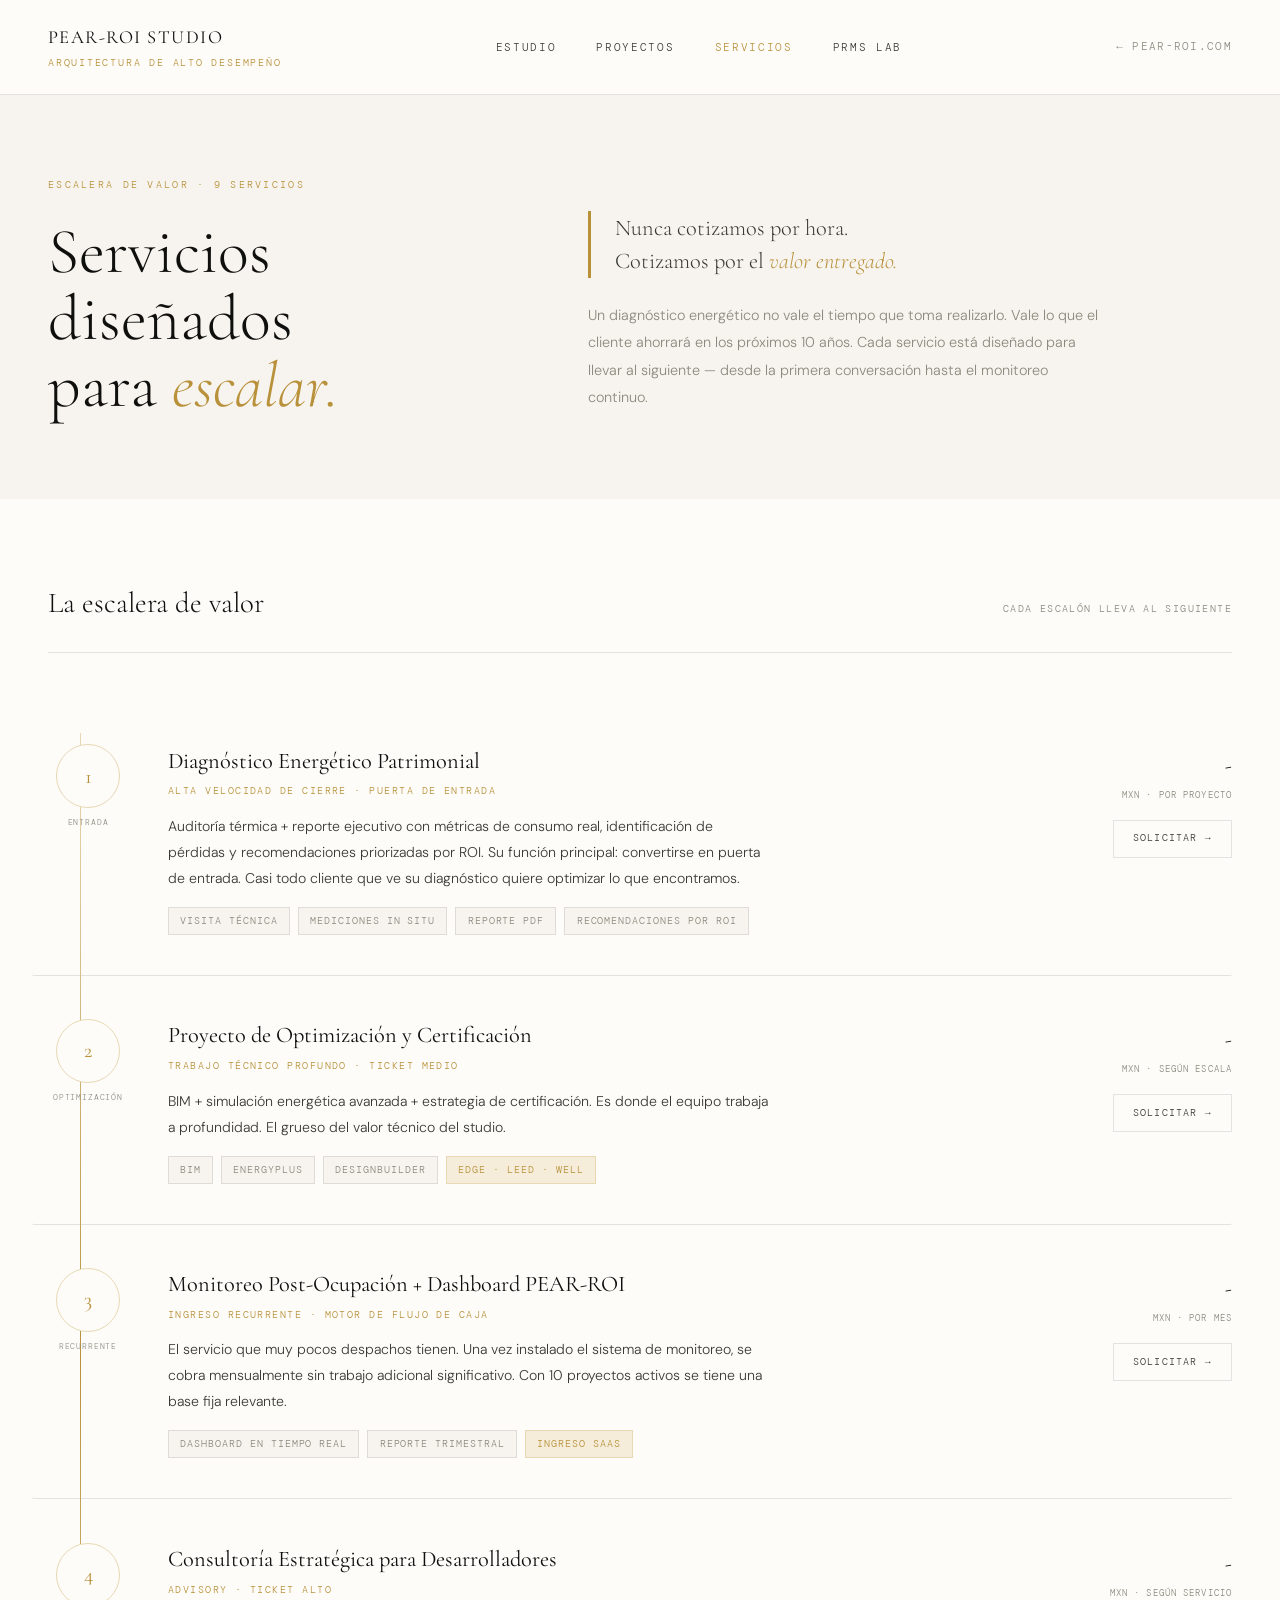
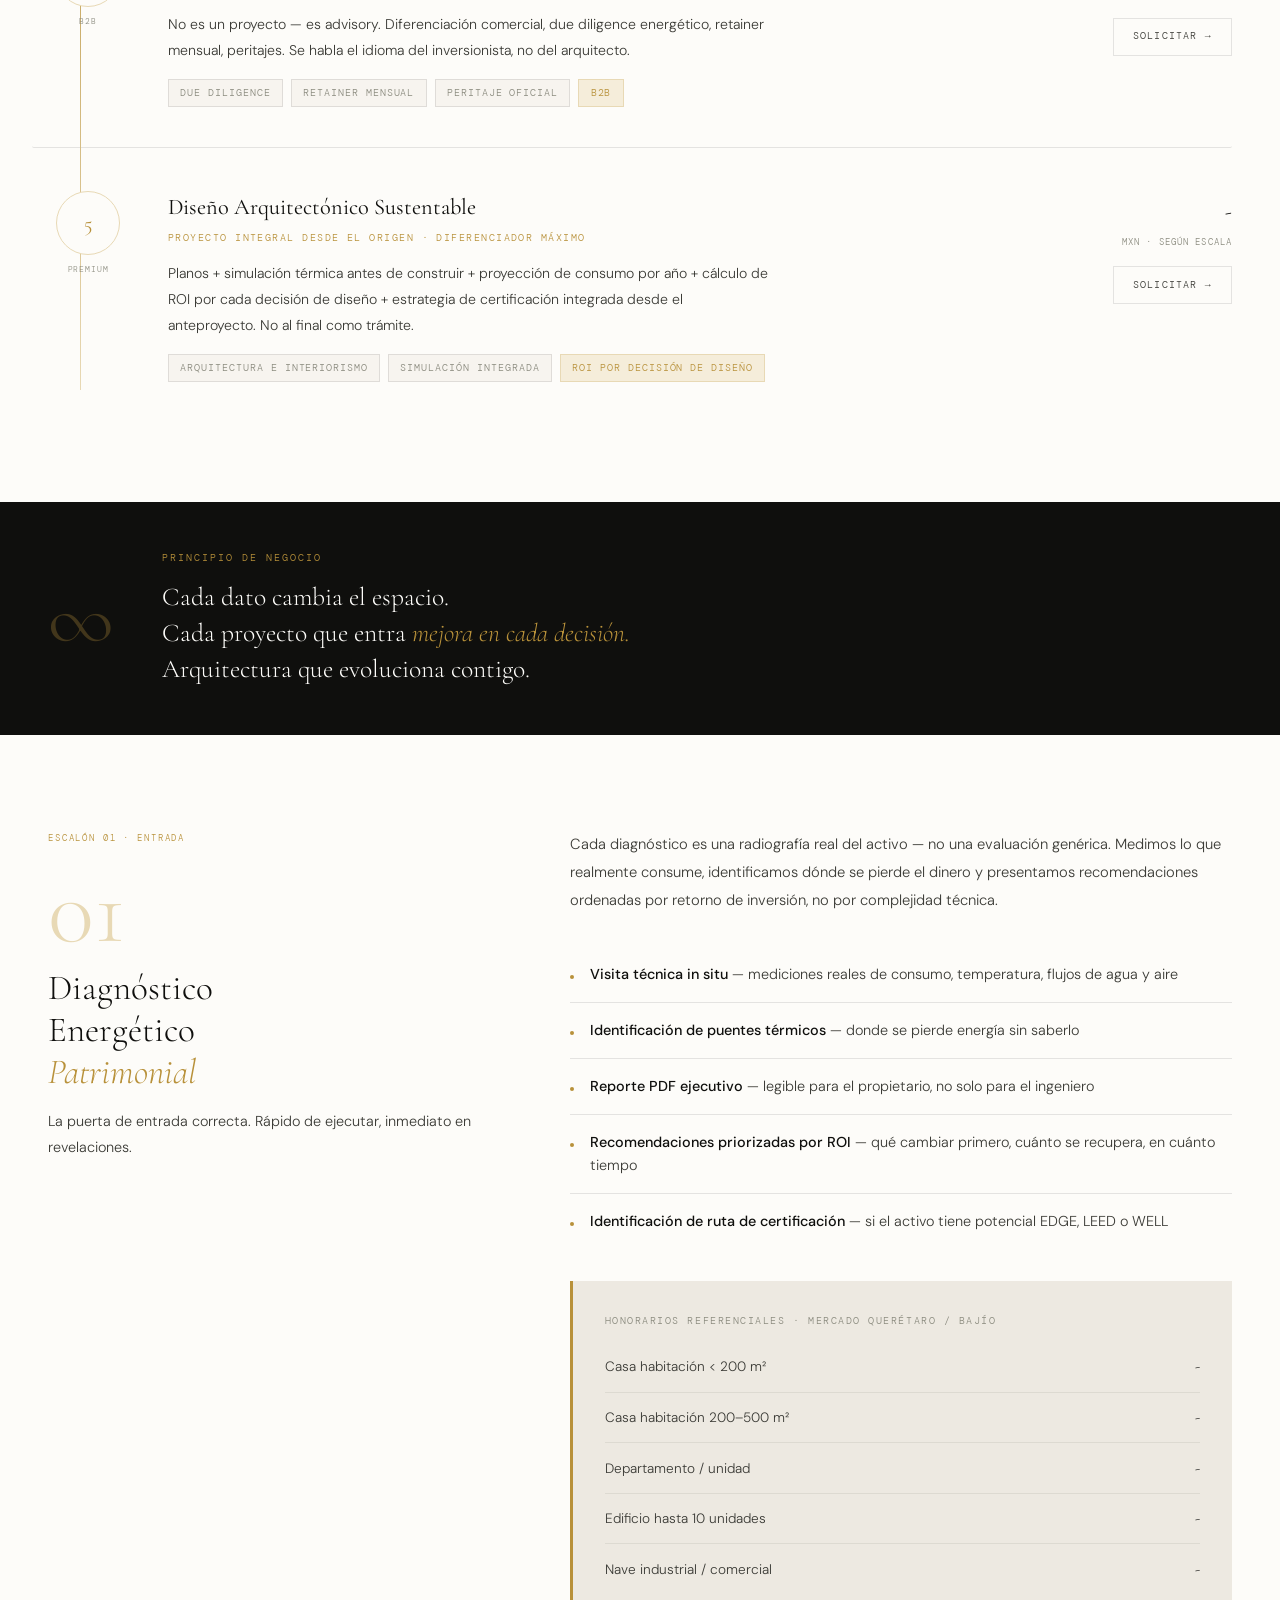
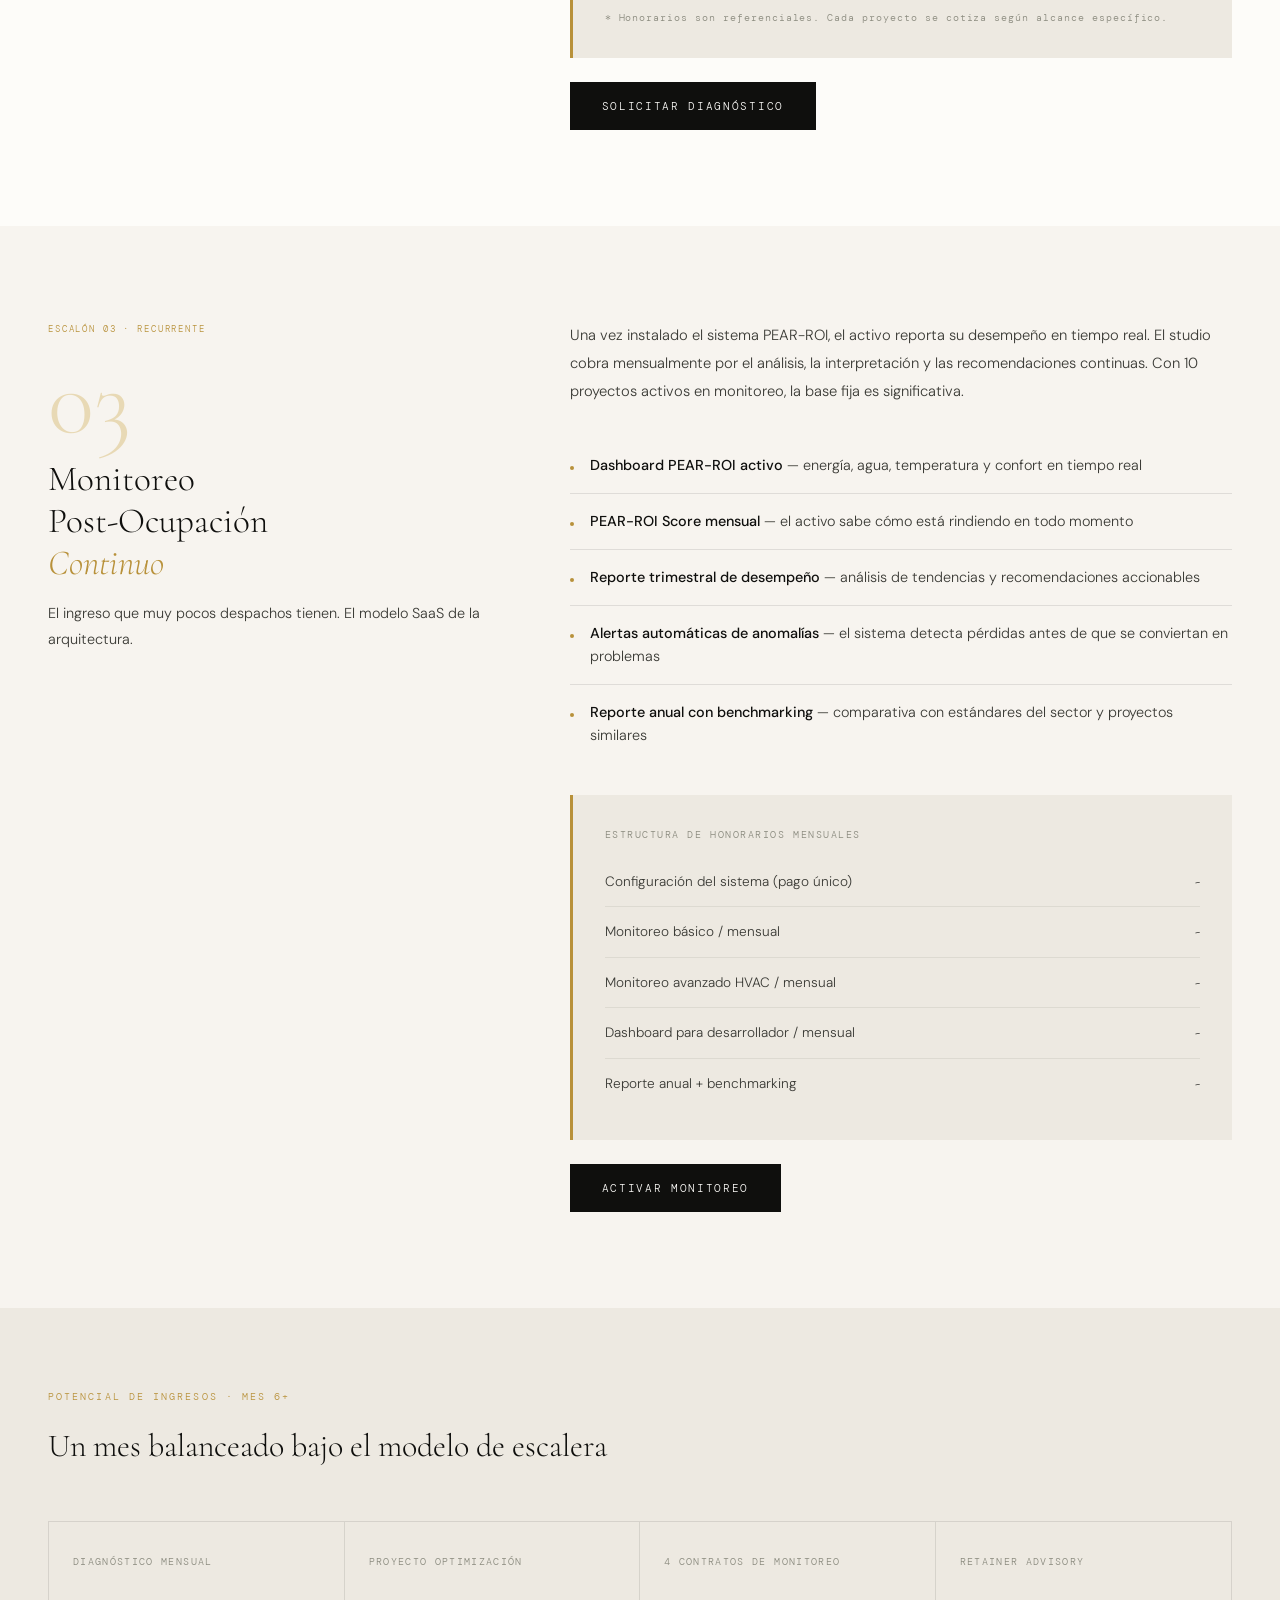
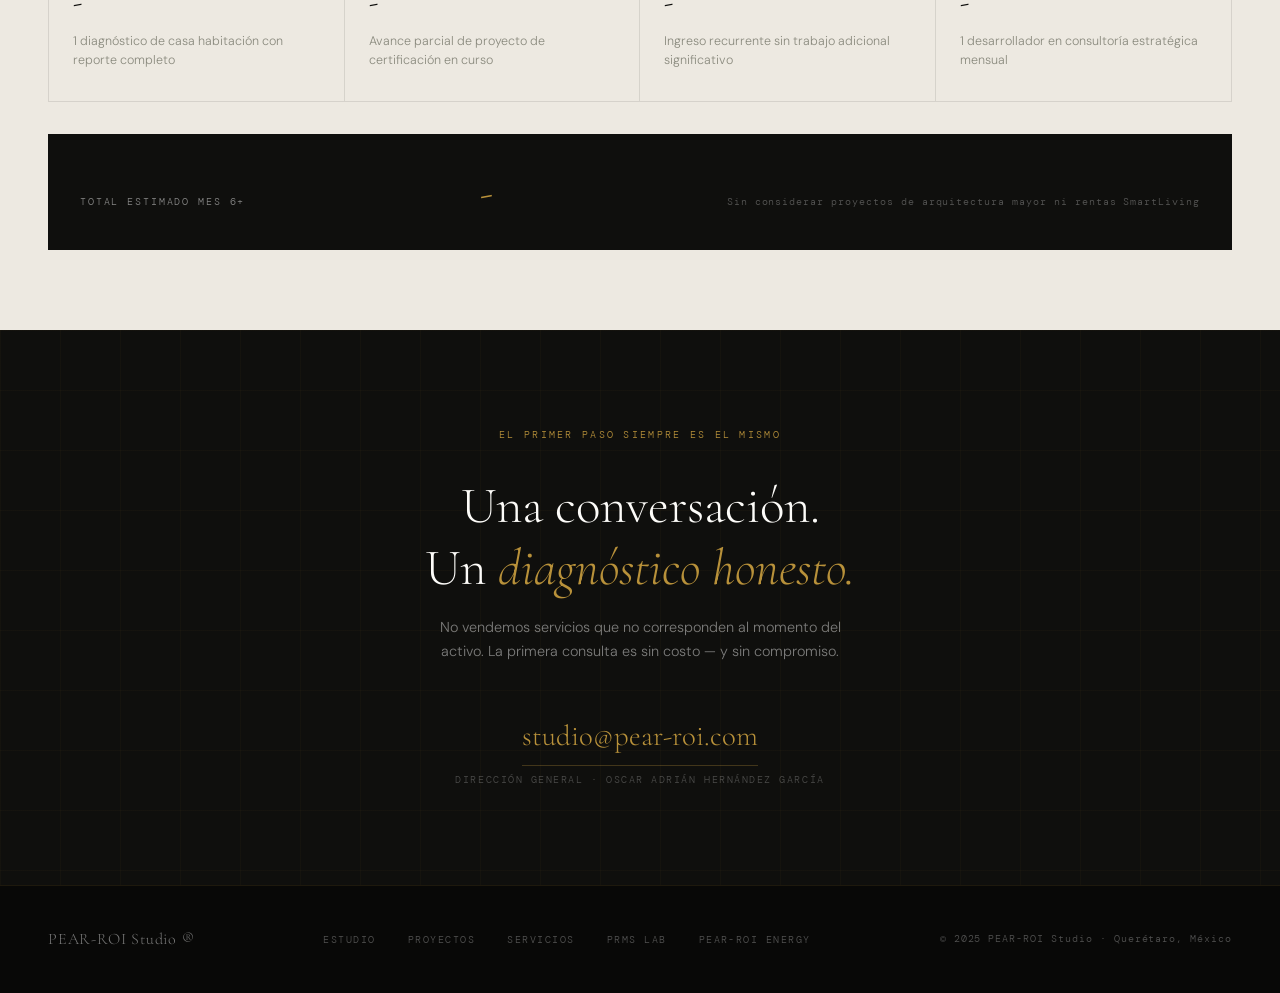
<file: services/index.html>
<!DOCTYPE html>
<html lang="es">
<head>
  <meta charset="UTF-8" />
  <meta name="viewport" content="width=device-width, initial-scale=1.0" />
  <title>Servicios — PEAR-ROI Studio</title>
  <meta name="description" content="Escalera de valor en arquitectura de alto desempeño. Diagnóstico, optimización, certificación y monitoreo continuo para activos inmobiliarios." />
  <link rel="preconnect" href="https://fonts.googleapis.com" />
  <link rel="preconnect" href="https://fonts.gstatic.com" crossorigin />
  <link href="https://fonts.googleapis.com/css2?family=Cormorant+Garamond:ital,wght@0,300;0,400;0,500;1,300;1,400&family=DM+Sans:wght@300;400;500&family=DM+Mono:wght@300;400&display=swap" rel="stylesheet" />
  <style>
    *, *::before, *::after { box-sizing: border-box; margin: 0; padding: 0; }

    :root {
      --ink:        #0f0f0d;
      --ink-soft:   #3a3a35;
      --ink-muted:  #8a8a7e;
      --cream:      #f7f4ef;
      --cream-dark: #ede9e1;
      --cream-mid:  #f2efe9;
      --gold:       #b8913a;
      --gold-pale:  #e8d9b5;
      --gold-light: #f5edda;
      --white:      #fdfcf9;
      --rule:       rgba(15,15,13,0.1);
      --f-display:  'Cormorant Garamond', Georgia, serif;
      --f-body:     'DM Sans', sans-serif;
      --f-mono:     'DM Mono', monospace;
    }

    html { scroll-behavior: smooth; }

    body {
      background: var(--white);
      color: var(--ink);
      font-family: var(--f-body);
      font-size: 15px;
      font-weight: 300;
      line-height: 1.7;
      overflow-x: hidden;
    }

    /* ── NAV ── */
    nav {
      position: fixed; top: 0; left: 0; right: 0; z-index: 100;
      display: flex; align-items: center; justify-content: space-between;
      padding: 1.4rem 3rem;
      background: rgba(253,252,249,0.93);
      backdrop-filter: blur(12px);
      border-bottom: 1px solid var(--rule);
    }
    .nav-brand { display: flex; flex-direction: column; gap: 1px; text-decoration: none; }
    .nav-brand-main { font-family: var(--f-display); font-size: 1.15rem; font-weight: 400; letter-spacing: 0.08em; color: var(--ink); text-transform: uppercase; }
    .nav-brand-sub { font-family: var(--f-mono); font-size: 0.62rem; letter-spacing: 0.18em; color: var(--gold); text-transform: uppercase; }
    .nav-links { display: flex; align-items: center; gap: 2.5rem; list-style: none; }
    .nav-links a { font-family: var(--f-mono); font-size: 0.7rem; letter-spacing: 0.15em; text-transform: uppercase; text-decoration: none; color: var(--ink-soft); transition: color 0.2s; }
    .nav-links a:hover, .nav-links a.active { color: var(--gold); }
    .nav-back { font-family: var(--f-mono); font-size: 0.68rem; letter-spacing: 0.12em; text-transform: uppercase; text-decoration: none; color: var(--ink-muted); border-bottom: 1px solid transparent; transition: color 0.2s, border-color 0.2s; padding-bottom: 1px; }
    .nav-back:hover { color: var(--ink); border-color: var(--ink); }

    /* ── PAGE HEADER ── */
    .page-header {
      padding: 11rem 3rem 5rem;
      background: var(--cream);
      display: grid;
      grid-template-columns: 5fr 7fr;
      gap: 5rem;
      align-items: end;
    }
    .header-label { font-family: var(--f-mono); font-size: 0.65rem; letter-spacing: 0.22em; text-transform: uppercase; color: var(--gold); margin-bottom: 1.5rem; }
    .header-title { font-family: var(--f-display); font-size: clamp(3rem, 5vw, 5.5rem); font-weight: 300; line-height: 1.05; color: var(--ink); }
    .header-title em { font-style: italic; color: var(--gold); }
    .header-right { padding-bottom: 0.5rem; }
    .header-principle {
      font-family: var(--f-display);
      font-size: 1.4rem;
      font-weight: 300;
      color: var(--ink-soft);
      line-height: 1.5;
      margin-bottom: 1.5rem;
      padding-left: 1.5rem;
      border-left: 3px solid var(--gold);
    }
    .header-principle em { color: var(--gold); font-style: italic; }
    .header-desc { font-size: 0.9rem; color: var(--ink-muted); line-height: 1.9; max-width: 52ch; }

    /* ── ESCALERA VISUAL ── */
    .escalera-section {
      padding: 5rem 3rem;
      background: var(--white);
    }
    .escalera-header {
      display: flex; align-items: baseline; justify-content: space-between;
      margin-bottom: 3rem;
      padding-bottom: 1.5rem;
      border-bottom: 1px solid var(--rule);
    }
    .escalera-title { font-family: var(--f-display); font-size: 1.8rem; font-weight: 300; color: var(--ink); }
    .escalera-note { font-family: var(--f-mono); font-size: 0.62rem; letter-spacing: 0.14em; text-transform: uppercase; color: var(--ink-muted); }

    .escalera-track {
      position: relative;
      display: flex;
      flex-direction: column;
      gap: 0;
    }
    .escalera-track::before {
      content: '';
      position: absolute;
      left: 2rem;
      top: 2rem;
      bottom: 2rem;
      width: 1px;
      background: linear-gradient(to bottom, var(--gold-pale), var(--gold), var(--gold-pale));
    }

    .escalon {
      display: grid;
      grid-template-columns: 5rem 1fr auto;
      gap: 2.5rem;
      align-items: start;
      padding: 2.5rem 0;
      border-bottom: 1px solid var(--rule);
      cursor: pointer;
      transition: background 0.2s;
      margin-left: -1rem;
      padding-left: 1rem;
      border-radius: 2px;
    }
    .escalon:last-child { border-bottom: none; }
    .escalon:hover { background: var(--cream-mid); }
    .escalon.active { background: var(--gold-light); }

    .escalon-num {
      display: flex;
      flex-direction: column;
      align-items: center;
      gap: 0.5rem;
      padding-top: 0.2rem;
      position: relative;
      z-index: 1;
    }
    .num-circle {
      width: 4rem; height: 4rem;
      border-radius: 50%;
      background: var(--white);
      border: 1.5px solid var(--gold-pale);
      display: flex; align-items: center; justify-content: center;
      font-family: var(--f-display);
      font-size: 1.3rem;
      font-weight: 400;
      color: var(--gold);
      transition: background 0.2s, border-color 0.2s;
    }
    .escalon:hover .num-circle, .escalon.active .num-circle {
      background: var(--gold);
      border-color: var(--gold);
      color: var(--white);
    }
    .num-type {
      font-family: var(--f-mono);
      font-size: 0.52rem;
      letter-spacing: 0.1em;
      text-transform: uppercase;
      color: var(--ink-muted);
      text-align: center;
      white-space: nowrap;
    }

    .escalon-content { padding-top: 0.4rem; }
    .escalon-name { font-family: var(--f-display); font-size: 1.4rem; font-weight: 400; color: var(--ink); margin-bottom: 0.5rem; line-height: 1.2; }
    .escalon-tagline { font-family: var(--f-mono); font-size: 0.65rem; letter-spacing: 0.14em; text-transform: uppercase; color: var(--gold); margin-bottom: 0.8rem; }
    .escalon-desc { font-size: 0.88rem; color: var(--ink-soft); line-height: 1.85; max-width: 60ch; margin-bottom: 1rem; }
    .escalon-includes {
      display: flex; flex-wrap: wrap; gap: 0.5rem;
      margin-top: 0.5rem;
    }
    .tag {
      font-family: var(--f-mono); font-size: 0.6rem; letter-spacing: 0.1em;
      text-transform: uppercase; padding: 0.3rem 0.7rem;
      background: var(--cream); color: var(--ink-muted);
      border: 1px solid var(--rule);
    }
    .tag-gold { background: var(--gold-light); color: var(--gold); border-color: var(--gold-pale); }

    .escalon-price {
      text-align: right;
      padding-top: 0.4rem;
      white-space: nowrap;
    }
    .price-range {
      font-family: var(--f-display);
      font-size: 1.3rem;
      font-weight: 400;
      color: var(--ink);
      margin-bottom: 0.3rem;
    }
    .price-unit {
      font-family: var(--f-mono);
      font-size: 0.58rem;
      letter-spacing: 0.12em;
      text-transform: uppercase;
      color: var(--ink-muted);
      margin-bottom: 1rem;
    }
    .price-cta {
      display: inline-block;
      padding: 0.6rem 1.2rem;
      background: transparent;
      border: 1px solid var(--rule);
      color: var(--ink-soft);
      font-family: var(--f-mono);
      font-size: 0.62rem;
      letter-spacing: 0.12em;
      text-transform: uppercase;
      text-decoration: none;
      transition: all 0.2s;
      cursor: pointer;
    }
    .price-cta:hover { background: var(--ink); color: var(--white); border-color: var(--ink); }

    /* ── PRINCIPLE NOTE ── */
    .principle-note {
      padding: 3rem;
      background: var(--ink);
      color: var(--white);
      display: flex;
      gap: 3rem;
      align-items: center;
    }
    .principle-icon {
      font-family: var(--f-display);
      font-size: 5rem;
      font-weight: 300;
      color: rgba(184,145,58,0.3);
      line-height: 1;
      flex-shrink: 0;
    }
    .principle-body {}
    .principle-label { font-family: var(--f-mono); font-size: 0.62rem; letter-spacing: 0.2em; text-transform: uppercase; color: var(--gold); margin-bottom: 0.8rem; }
    .principle-text { font-family: var(--f-display); font-size: 1.6rem; font-weight: 300; color: var(--white); line-height: 1.4; }
    .principle-text em { color: var(--gold); font-style: italic; }

    /* ── DETAILED SERVICES ── */
    .detail-section {
      padding: 6rem 3rem;
    }
    .detail-section:nth-child(even) { background: var(--cream); }
    .detail-section:nth-child(odd) { background: var(--white); }

    .detail-inner {
      display: grid;
      grid-template-columns: 2fr 3fr;
      gap: 5rem;
      align-items: start;
    }

    .detail-left {}
    .detail-anchor {
      font-family: var(--f-mono);
      font-size: 0.58rem;
      letter-spacing: 0.2em;
      text-transform: uppercase;
      color: var(--gold);
      margin-bottom: 1rem;
    }
    .detail-num {
      font-family: var(--f-display);
      font-size: 6rem;
      font-weight: 300;
      color: var(--gold-pale);
      line-height: 1;
      margin-bottom: 0.5rem;
    }
    .detail-title {
      font-family: var(--f-display);
      font-size: 2.2rem;
      font-weight: 300;
      color: var(--ink);
      line-height: 1.2;
      margin-bottom: 1rem;
    }
    .detail-title em { color: var(--gold); font-style: italic; }
    .detail-tagline { font-size: 0.9rem; color: var(--ink-soft); line-height: 1.8; }

    .detail-right {}
    .detail-desc { font-size: 0.92rem; color: var(--ink-soft); line-height: 1.9; margin-bottom: 2rem; }

    .service-list { display: flex; flex-direction: column; gap: 0; margin-bottom: 2rem; }
    .service-item {
      display: flex;
      align-items: baseline;
      gap: 1rem;
      padding: 1rem 0;
      border-bottom: 1px solid var(--rule);
    }
    .service-item:last-child { border-bottom: none; }
    .service-dot { width: 4px; height: 4px; border-radius: 50%; background: var(--gold); flex-shrink: 0; margin-top: 0.6rem; }
    .service-text { font-size: 0.9rem; color: var(--ink-soft); line-height: 1.6; }
    .service-text strong { color: var(--ink); font-weight: 500; }

    .price-block {
      background: var(--cream-dark);
      padding: 2rem;
      border-left: 3px solid var(--gold);
      margin-bottom: 1.5rem;
    }
    .price-block-label { font-family: var(--f-mono); font-size: 0.6rem; letter-spacing: 0.16em; text-transform: uppercase; color: var(--ink-muted); margin-bottom: 0.8rem; }
    .price-block-table { width: 100%; border-collapse: collapse; }
    .price-block-table tr { border-bottom: 1px solid rgba(15,15,13,0.07); }
    .price-block-table tr:last-child { border-bottom: none; }
    .price-block-table td { padding: 0.7rem 0; font-size: 0.85rem; color: var(--ink-soft); }
    .price-block-table td:last-child { text-align: right; font-family: var(--f-display); font-size: 1rem; color: var(--ink); }
    .price-note { font-family: var(--f-mono); font-size: 0.6rem; letter-spacing: 0.1em; color: var(--ink-muted); }

    .btn-consult {
      display: inline-block; padding: 0.9rem 2rem;
      background: var(--ink); color: var(--white);
      font-family: var(--f-mono); font-size: 0.7rem; letter-spacing: 0.15em;
      text-transform: uppercase; text-decoration: none;
      transition: background 0.2s;
    }
    .btn-consult:hover { background: var(--gold); }

    /* ── INCOME SUMMARY ── */
    .income {
      background: var(--cream-dark);
      padding: 5rem 3rem;
    }
    .income-header { margin-bottom: 3rem; }
    .income-label { font-family: var(--f-mono); font-size: 0.65rem; letter-spacing: 0.2em; text-transform: uppercase; color: var(--gold); margin-bottom: 0.8rem; }
    .income-title { font-family: var(--f-display); font-size: 2rem; font-weight: 300; color: var(--ink); }

    .income-grid {
      display: grid;
      grid-template-columns: repeat(4, 1fr);
      gap: 0;
      border: 1px solid var(--rule);
      margin-bottom: 2rem;
    }
    .income-item {
      padding: 2rem 1.5rem;
      border-right: 1px solid var(--rule);
    }
    .income-item:last-child { border-right: none; }
    .income-source { font-family: var(--f-mono); font-size: 0.6rem; letter-spacing: 0.14em; text-transform: uppercase; color: var(--ink-muted); margin-bottom: 0.5rem; }
    .income-amount { font-family: var(--f-display); font-size: 1.8rem; font-weight: 400; color: var(--ink); margin-bottom: 0.3rem; }
    .income-detail { font-size: 0.78rem; color: var(--ink-muted); line-height: 1.5; }

    .income-total {
      display: flex; align-items: baseline; justify-content: space-between;
      padding: 1.5rem 2rem;
      background: var(--ink);
      color: var(--white);
    }
    .total-label { font-family: var(--f-mono); font-size: 0.65rem; letter-spacing: 0.18em; text-transform: uppercase; color: rgba(255,255,255,0.5); }
    .total-amount { font-family: var(--f-display); font-size: 2.5rem; font-weight: 300; color: var(--gold); }
    .total-note { font-family: var(--f-mono); font-size: 0.6rem; letter-spacing: 0.1em; color: rgba(255,255,255,0.3); }

    /* ── CTA ── */
    .cta {
      background: var(--ink);
      padding: 6rem 3rem;
      text-align: center;
      position: relative;
      overflow: hidden;
    }
    .cta::before {
      content: '';
      position: absolute; inset: 0;
      background-image:
        linear-gradient(rgba(184,145,58,0.04) 1px, transparent 1px),
        linear-gradient(90deg, rgba(184,145,58,0.04) 1px, transparent 1px);
      background-size: 60px 60px;
    }
    .cta-inner { position: relative; z-index: 1; }
    .cta-kicker { font-family: var(--f-mono); font-size: 0.65rem; letter-spacing: 0.22em; text-transform: uppercase; color: var(--gold); margin-bottom: 2rem; }
    .cta-title { font-family: var(--f-display); font-size: clamp(2rem, 4vw, 3.5rem); font-weight: 300; line-height: 1.2; color: var(--white); margin-bottom: 1rem; }
    .cta-title em { font-style: italic; color: var(--gold); }
    .cta-sub { font-size: 0.9rem; color: rgba(255,255,255,0.45); margin-bottom: 3rem; max-width: 44ch; margin-left: auto; margin-right: auto; }
    .cta-contact {
      display: inline-flex; flex-direction: column; gap: 0.4rem;
      align-items: center;
    }
    .cta-email {
      font-family: var(--f-display);
      font-size: 1.8rem;
      font-weight: 300;
      color: var(--gold);
      text-decoration: none;
      border-bottom: 1px solid rgba(184,145,58,0.3);
      padding-bottom: 4px;
      transition: border-color 0.2s;
    }
    .cta-email:hover { border-color: var(--gold); }
    .cta-email-label { font-family: var(--f-mono); font-size: 0.6rem; letter-spacing: 0.16em; text-transform: uppercase; color: rgba(255,255,255,0.25); }

    /* ── FOOTER ── */
    footer { background: #080807; color: rgba(255,255,255,0.3); padding: 2.5rem 3rem; display: flex; align-items: center; justify-content: space-between; border-top: 1px solid rgba(184,145,58,0.12); }
    footer a { color: rgba(255,255,255,0.3); text-decoration: none; transition: color 0.2s; }
    footer a:hover { color: var(--gold); }
    .footer-brand { font-family: var(--f-display); font-size: 1rem; font-weight: 300; letter-spacing: 0.05em; color: rgba(255,255,255,0.45); }
    .footer-links { display: flex; gap: 2rem; list-style: none; }
    .footer-links a { font-family: var(--f-mono); font-size: 0.62rem; letter-spacing: 0.15em; text-transform: uppercase; }
    .footer-copy { font-family: var(--f-mono); font-size: 0.6rem; letter-spacing: 0.1em; }

    /* ── REVEAL ── */
    .reveal { opacity: 0; transform: translateY(24px); transition: opacity 0.65s ease, transform 0.65s ease; }
    .reveal.visible { opacity: 1; transform: none; }

    @media (max-width: 900px) {
      nav { padding: 1.2rem 1.5rem; }
      .nav-links { display: none; }
      .page-header { grid-template-columns: 1fr; gap: 2.5rem; padding: 9rem 1.5rem 3rem; }
      .escalera-section { padding: 3rem 1.5rem; }
      .escalon { grid-template-columns: 4rem 1fr; }
      .escalon-price { display: none; }
      .principle-note { flex-direction: column; gap: 1.5rem; padding: 2.5rem 1.5rem; }
      .detail-section { padding: 3.5rem 1.5rem; }
      .detail-inner { grid-template-columns: 1fr; gap: 2rem; }
      .detail-num { font-size: 4rem; }
      .income { padding: 3rem 1.5rem; }
      .income-grid { grid-template-columns: 1fr 1fr; }
      .income-item { border-bottom: 1px solid var(--rule); }
      .income-total { flex-direction: column; gap: 0.5rem; }
      .cta { padding: 4rem 1.5rem; }
      footer { flex-direction: column; gap: 1.5rem; text-align: center; }
      .footer-links { flex-wrap: wrap; justify-content: center; }
    }
  </style>
</head>
<body>

  <!-- NAV -->
  <nav>
    <a href="/studio/" class="nav-brand">
      <span class="nav-brand-main">PEAR-ROI Studio</span>
      <span class="nav-brand-sub">Arquitectura de Alto Desempeño</span>
    </a>
    <ul class="nav-links">
      <li><a href="/studio/">Estudio</a></li>
      <li><a href="/projects/">Proyectos</a></li>
      <li><a href="/services/" class="active">Servicios</a></li>
      <li><a href="https://prms.systems" target="_blank">PRMS Lab</a></li>
    </ul>
    <a href="/" class="nav-back">← pear-roi.com</a>
  </nav>

  <!-- PAGE HEADER -->
  <header class="page-header">
    <div class="header-left">
      <p class="header-label">Escalera de valor · 9 servicios</p>
      <h1 class="header-title">Servicios<br />diseñados<br />para <em>escalar.</em></h1>
    </div>
    <div class="header-right">
      <p class="header-principle">
        Nunca cotizamos por hora.<br />
        Cotizamos por el <em>valor entregado.</em>
      </p>
      <p class="header-desc">
        Un diagnóstico energético no vale el tiempo que toma realizarlo. Vale lo que el
        cliente ahorrará en los próximos 10 años. Cada servicio está diseñado para
        llevar al siguiente — desde la primera conversación hasta el monitoreo continuo.
      </p>
    </div>
  </header>

  <!-- ESCALERA OVERVIEW -->
  <section class="escalera-section" id="escalera">
    <div class="escalera-header reveal">
      <h2 class="escalera-title">La escalera de valor</h2>
      <span class="escalera-note">Cada escalón lleva al siguiente</span>
    </div>

    <div class="escalera-track">

      <div class="escalon reveal" id="diagnostico" onclick="scrollToDetail('detail-01')">
        <div class="escalon-num">
          <div class="num-circle">1</div>
          <span class="num-type">Entrada</span>
        </div>
        <div class="escalon-content">
          <h3 class="escalon-name">Diagnóstico Energético Patrimonial</h3>
          <p class="escalon-tagline">Alta velocidad de cierre · Puerta de entrada</p>
          <p class="escalon-desc">Auditoría térmica + reporte ejecutivo con métricas de consumo real, identificación de pérdidas y recomendaciones priorizadas por ROI. Su función principal: convertirse en puerta de entrada. Casi todo cliente que ve su diagnóstico quiere optimizar lo que encontramos.</p>
          <div class="escalon-includes">
            <span class="tag">Visita técnica</span>
            <span class="tag">Mediciones in situ</span>
            <span class="tag">Reporte PDF</span>
            <span class="tag">Recomendaciones por ROI</span>
          </div>
        </div>
        <div class="escalon-price">
          <p class="price-range">-</p>
          <p class="price-unit">MXN · por proyecto</p>
          <a href="#contact" class="price-cta">Solicitar →</a>
        </div>
      </div>

      <div class="escalon reveal" onclick="scrollToDetail('detail-02')">
        <div class="escalon-num">
          <div class="num-circle">2</div>
          <span class="num-type">Optimización</span>
        </div>
        <div class="escalon-content">
          <h3 class="escalon-name">Proyecto de Optimización y Certificación</h3>
          <p class="escalon-tagline">Trabajo técnico profundo · Ticket medio</p>
          <p class="escalon-desc">BIM + simulación energética avanzada + estrategia de certificación. Es donde el equipo trabaja a profundidad. El grueso del valor técnico del studio.</p>
          <div class="escalon-includes">
            <span class="tag">BIM</span><span class="tag">EnergyPlus</span><span class="tag">DesignBuilder</span>
            <span class="tag tag-gold">EDGE · LEED · WELL</span>
          </div>
        </div>
        <div class="escalon-price">
          <p class="price-range">-</p>
          <p class="price-unit">MXN · según escala</p>
          <a href="#contact" class="price-cta">Solicitar →</a>
        </div>
      </div>

      <div class="escalon reveal" onclick="scrollToDetail('detail-03')">
        <div class="escalon-num">
          <div class="num-circle">3</div>
          <span class="num-type">Recurrente</span>
        </div>
        <div class="escalon-content">
          <h3 class="escalon-name">Monitoreo Post-Ocupación + Dashboard PEAR-ROI</h3>
          <p class="escalon-tagline">Ingreso recurrente · Motor de flujo de caja</p>
          <p class="escalon-desc">El servicio que muy pocos despachos tienen. Una vez instalado el sistema de monitoreo, se cobra mensualmente sin trabajo adicional significativo. Con 10 proyectos activos se tiene una base fija relevante.</p>
          <div class="escalon-includes">
            <span class="tag">Dashboard en tiempo real</span>
            <span class="tag">Reporte trimestral</span>
            <span class="tag tag-gold">Ingreso SaaS</span>
          </div>
        </div>
        <div class="escalon-price">
          <p class="price-range">-</p>
          <p class="price-unit">MXN · por mes</p>
          <a href="#contact" class="price-cta">Solicitar →</a>
        </div>
      </div>

      <div class="escalon reveal" onclick="scrollToDetail('detail-04')">
        <div class="escalon-num">
          <div class="num-circle">4</div>
          <span class="num-type">B2B</span>
        </div>
        <div class="escalon-content">
          <h3 class="escalon-name">Consultoría Estratégica para Desarrolladores</h3>
          <p class="escalon-tagline">Advisory · Ticket alto</p>
          <p class="escalon-desc">No es un proyecto — es advisory. Diferenciación comercial, due diligence energético, retainer mensual, peritajes. Se habla el idioma del inversionista, no del arquitecto.</p>
          <div class="escalon-includes">
            <span class="tag">Due Diligence</span><span class="tag">Retainer mensual</span>
            <span class="tag">Peritaje oficial</span><span class="tag tag-gold">B2B</span>
          </div>
        </div>
        <div class="escalon-price">
          <p class="price-range">-</p>
          <p class="price-unit">MXN · según servicio</p>
          <a href="#contact" class="price-cta">Solicitar →</a>
        </div>
      </div>

      <div class="escalon reveal" id="diseno" onclick="scrollToDetail('detail-05')">
        <div class="escalon-num">
          <div class="num-circle">5</div>
          <span class="num-type">Premium</span>
        </div>
        <div class="escalon-content">
          <h3 class="escalon-name">Diseño Arquitectónico Sustentable</h3>
          <p class="escalon-tagline">Proyecto integral desde el origen · Diferenciador máximo</p>
          <p class="escalon-desc">Planos + simulación térmica antes de construir + proyección de consumo por año + cálculo de ROI por cada decisión de diseño + estrategia de certificación integrada desde el anteproyecto. No al final como trámite.</p>
          <div class="escalon-includes">
            <span class="tag">Arquitectura e interiorismo</span><span class="tag">Simulación integrada</span>
            <span class="tag tag-gold">ROI por decisión de diseño</span>
          </div>
        </div>
        <div class="escalon-price">
          <p class="price-range">-</p>
          <p class="price-unit">MXN · según escala</p>
          <a href="#contact" class="price-cta">Solicitar →</a>
        </div>
      </div>

    </div>
  </section>

  <!-- PRINCIPLE NOTE -->
  <div class="principle-note reveal">
    <div class="principle-icon">∞</div>
    <div class="principle-body">
      <p class="principle-label">Principio de negocio</p>
      <p class="principle-text">
        Cada dato cambia el espacio.<br />
        Cada proyecto que entra <em>mejora en cada decisión.</em><br />
        Arquitectura que evoluciona contigo.
      </p>
    </div>
  </div>

  <!-- DETAIL: DIAGNÓSTICO -->
  <section class="detail-section" id="detail-01">
    <div class="detail-inner reveal">
      <div class="detail-left">
        <p class="detail-anchor">Escalón 01 · Entrada</p>
        <div class="detail-num">01</div>
        <h2 class="detail-title">Diagnóstico<br />Energético<br /><em>Patrimonial</em></h2>
        <p class="detail-tagline">La puerta de entrada correcta. Rápido de ejecutar, inmediato en revelaciones.</p>
      </div>
      <div class="detail-right">
        <p class="detail-desc">
          Cada diagnóstico es una radiografía real del activo — no una evaluación genérica. 
          Medimos lo que realmente consume, identificamos dónde se pierde el dinero y 
          presentamos recomendaciones ordenadas por retorno de inversión, no por complejidad técnica.
        </p>
        <div class="service-list">
          <div class="service-item"><div class="service-dot"></div><span class="service-text"><strong>Visita técnica in situ</strong> — mediciones reales de consumo, temperatura, flujos de agua y aire</span></div>
          <div class="service-item"><div class="service-dot"></div><span class="service-text"><strong>Identificación de puentes térmicos</strong> — donde se pierde energía sin saberlo</span></div>
          <div class="service-item"><div class="service-dot"></div><span class="service-text"><strong>Reporte PDF ejecutivo</strong> — legible para el propietario, no solo para el ingeniero</span></div>
          <div class="service-item"><div class="service-dot"></div><span class="service-text"><strong>Recomendaciones priorizadas por ROI</strong> — qué cambiar primero, cuánto se recupera, en cuánto tiempo</span></div>
          <div class="service-item"><div class="service-dot"></div><span class="service-text"><strong>Identificación de ruta de certificación</strong> — si el activo tiene potencial EDGE, LEED o WELL</span></div>
        </div>
        <div class="price-block">
          <p class="price-block-label">Honorarios referenciales · Mercado Querétaro / Bajío</p>
          <table class="price-block-table">
            <tr><td>Casa habitación &lt; 200 m²</td><td>-</td></tr>
            <tr><td>Casa habitación 200–500 m²</td><td>-</td></tr>
            <tr><td>Departamento / unidad</td><td>-</td></tr>
            <tr><td>Edificio hasta 10 unidades</td><td>-</td></tr>
            <tr><td>Nave industrial / comercial</td><td>-</td></tr>
          </table>
          <p class="price-note" style="margin-top:1rem">* Honorarios son referenciales. Cada proyecto se cotiza según alcance específico.</p>
        </div>
        <a href="#contact" class="btn-consult">Solicitar diagnóstico</a>
      </div>
    </div>
  </section>

  <!-- DETAIL: MONITOREO -->
  <section class="detail-section" id="detail-03">
    <div class="detail-inner reveal">
      <div class="detail-left">
        <p class="detail-anchor">Escalón 03 · Recurrente</p>
        <div class="detail-num">03</div>
        <h2 class="detail-title">Monitoreo<br />Post-Ocupación<br /><em>Continuo</em></h2>
        <p class="detail-tagline">El ingreso que muy pocos despachos tienen. El modelo SaaS de la arquitectura.</p>
      </div>
      <div class="detail-right">
        <p class="detail-desc">
          Una vez instalado el sistema PEAR-ROI, el activo reporta su desempeño en tiempo real.
          El studio cobra mensualmente por el análisis, la interpretación y las recomendaciones 
          continuas. Con 10 proyectos activos en monitoreo, la base fija es significativa.
        </p>
        <div class="service-list">
          <div class="service-item"><div class="service-dot"></div><span class="service-text"><strong>Dashboard PEAR-ROI activo</strong> — energía, agua, temperatura y confort en tiempo real</span></div>
          <div class="service-item"><div class="service-dot"></div><span class="service-text"><strong>PEAR-ROI Score mensual</strong> — el activo sabe cómo está rindiendo en todo momento</span></div>
          <div class="service-item"><div class="service-dot"></div><span class="service-text"><strong>Reporte trimestral de desempeño</strong> — análisis de tendencias y recomendaciones accionables</span></div>
          <div class="service-item"><div class="service-dot"></div><span class="service-text"><strong>Alertas automáticas de anomalías</strong> — el sistema detecta pérdidas antes de que se conviertan en problemas</span></div>
          <div class="service-item"><div class="service-dot"></div><span class="service-text"><strong>Reporte anual con benchmarking</strong> — comparativa con estándares del sector y proyectos similares</span></div>
        </div>
        <div class="price-block">
          <p class="price-block-label">Estructura de honorarios mensuales</p>
          <table class="price-block-table">
            <tr><td>Configuración del sistema (pago único)</td><td>-</td></tr>
            <tr><td>Monitoreo básico / mensual</td><td>-</td></tr>
            <tr><td>Monitoreo avanzado HVAC / mensual</td><td>-</td></tr>
            <tr><td>Dashboard para desarrollador / mensual</td><td>-</td></tr>
            <tr><td>Reporte anual + benchmarking</td><td>-</td></tr>
          </table>
        </div>
        <a href="#contact" class="btn-consult">Activar monitoreo</a>
      </div>
    </div>
  </section>

  <!-- INCOME SUMMARY -->
  <section class="income">
    <div class="income-header reveal">
      <p class="income-label">Potencial de ingresos · Mes 6+</p>
      <h2 class="income-title">Un mes balanceado bajo el modelo de escalera</h2>
    </div>
    <div class="income-grid reveal">
      <div class="income-item">
        <p class="income-source">Diagnóstico mensual</p>
        <p class="income-amount">-</p>
        <p class="income-detail">1 diagnóstico de casa habitación con reporte completo</p>
      </div>
      <div class="income-item">
        <p class="income-source">Proyecto optimización</p>
        <p class="income-amount">-</p>
        <p class="income-detail">Avance parcial de proyecto de certificación en curso</p>
      </div>
      <div class="income-item">
        <p class="income-source">4 contratos de monitoreo</p>
        <p class="income-amount">-</p>
        <p class="income-detail">Ingreso recurrente sin trabajo adicional significativo</p>
      </div>
      <div class="income-item">
        <p class="income-source">Retainer advisory</p>
        <p class="income-amount">-</p>
        <p class="income-detail">1 desarrollador en consultoría estratégica mensual</p>
      </div>
    </div>
    <div class="income-total reveal">
      <span class="total-label">Total estimado mes 6+</span>
      <span class="total-amount">-</span>
      <span class="total-note">Sin considerar proyectos de arquitectura mayor ni rentas SmartLiving</span>
    </div>
  </section>

  <!-- CTA / CONTACT -->
  <section class="cta" id="contact">
    <div class="cta-inner">
      <p class="cta-kicker">El primer paso siempre es el mismo</p>
      <h2 class="cta-title">Una conversación.<br />Un <em>diagnóstico honesto.</em></h2>
      <p class="cta-sub">
        No vendemos servicios que no corresponden al momento del activo.
        La primera consulta es sin costo — y sin compromiso.
      </p>
      <div class="cta-contact">
        <a href="mailto:studio@pear-roi.com" class="cta-email">studio@pear-roi.com</a>
        <span class="cta-email-label">Dirección General · Oscar Adrián Hernández García</span>
      </div>
    </div>
  </section>

  <!-- FOOTER -->
  <footer>
    <span class="footer-brand">PEAR-ROI Studio ®</span>
    <ul class="footer-links">
      <li><a href="/studio/">Estudio</a></li>
      <li><a href="/projects/">Proyectos</a></li>
      <li><a href="/services/">Servicios</a></li>
      <li><a href="https://prms.systems" target="_blank">PRMS Lab</a></li>
      <li><a href="/">PEAR-ROI Energy</a></li>
    </ul>
    <span class="footer-copy">© 2025 PEAR-ROI Studio · Querétaro, México</span>
  </footer>

  <script>
    function scrollToDetail(id) {
      const el = document.getElementById(id);
      if (el) el.scrollIntoView({ behavior: 'smooth', block: 'start' });
    }

    // Reveal
    const reveals = document.querySelectorAll('.reveal');
    const io = new IntersectionObserver((entries) => {
      entries.forEach((e, i) => {
        if (e.isIntersecting) {
          setTimeout(() => e.target.classList.add('visible'), i * 80);
          io.unobserve(e.target);
        }
      });
    }, { threshold: 0.08 });
    reveals.forEach(el => io.observe(el));
  </script>
</body>
</html>
</file>
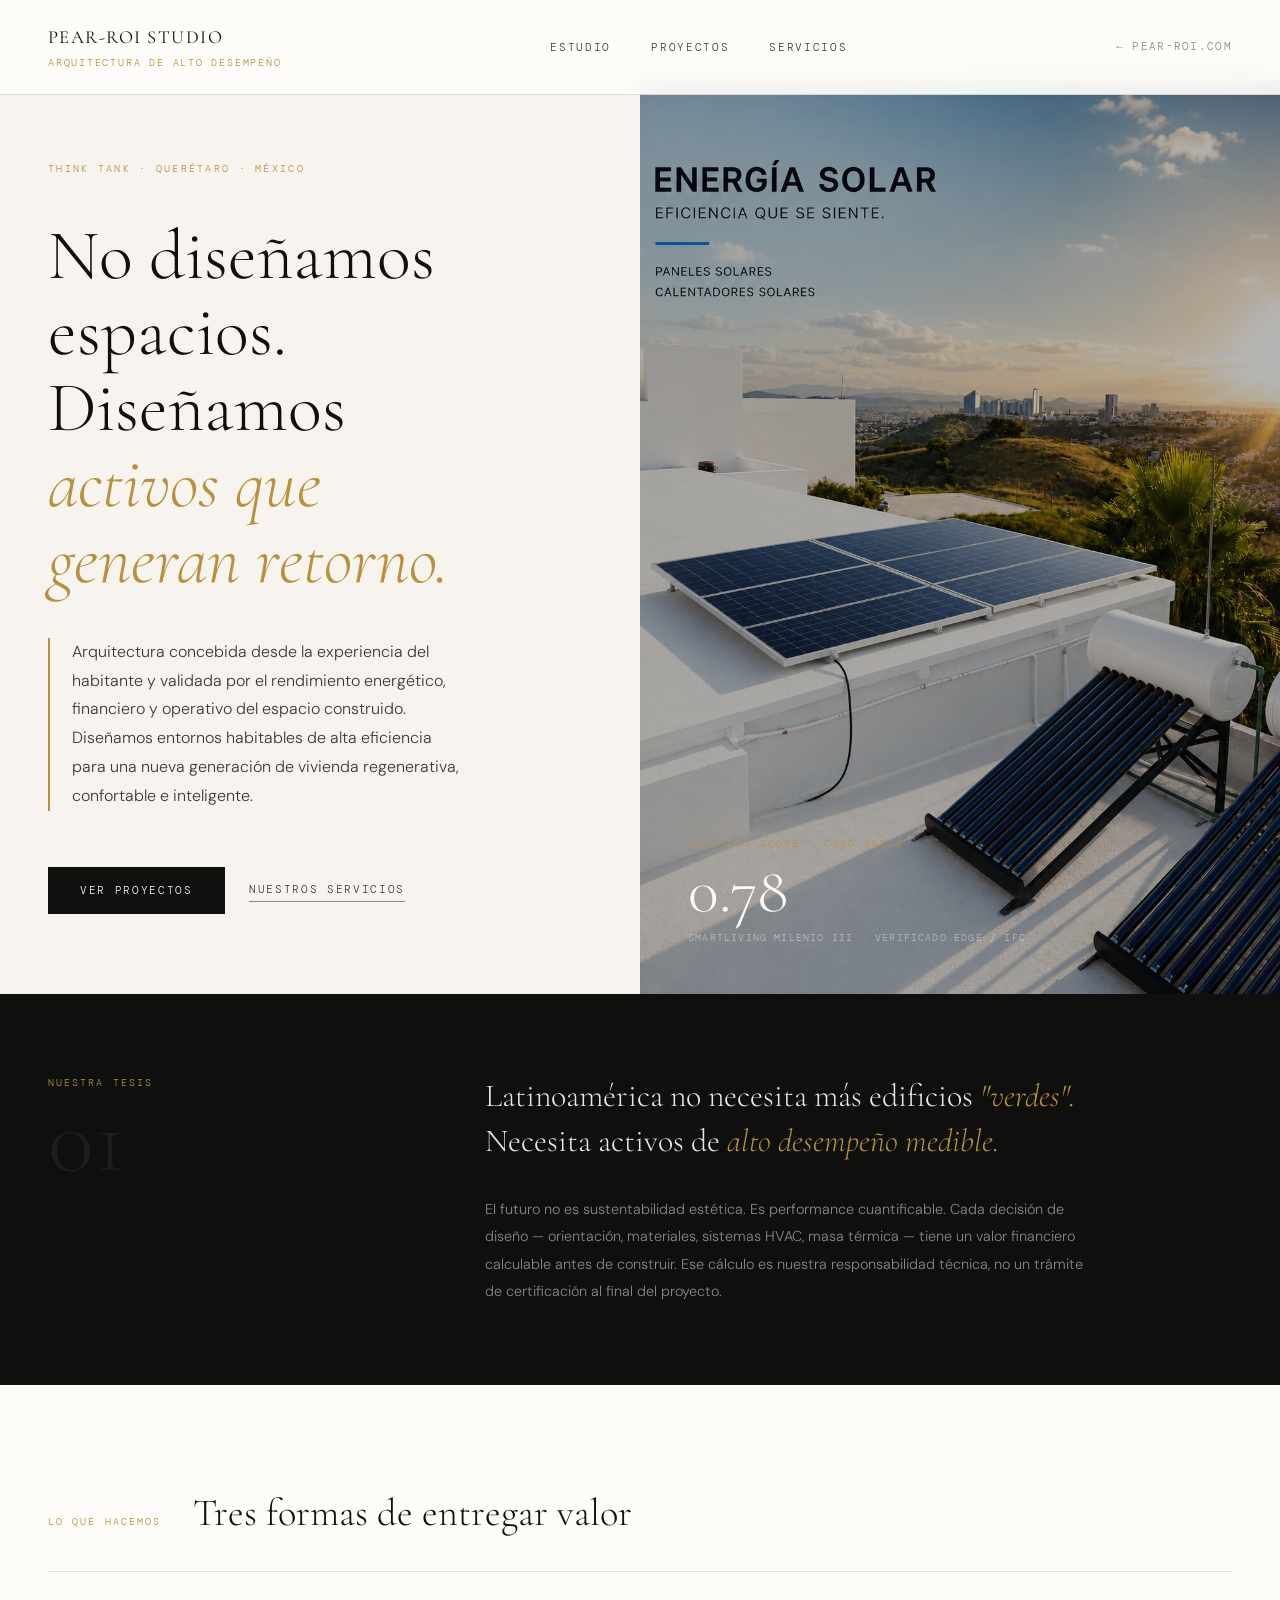
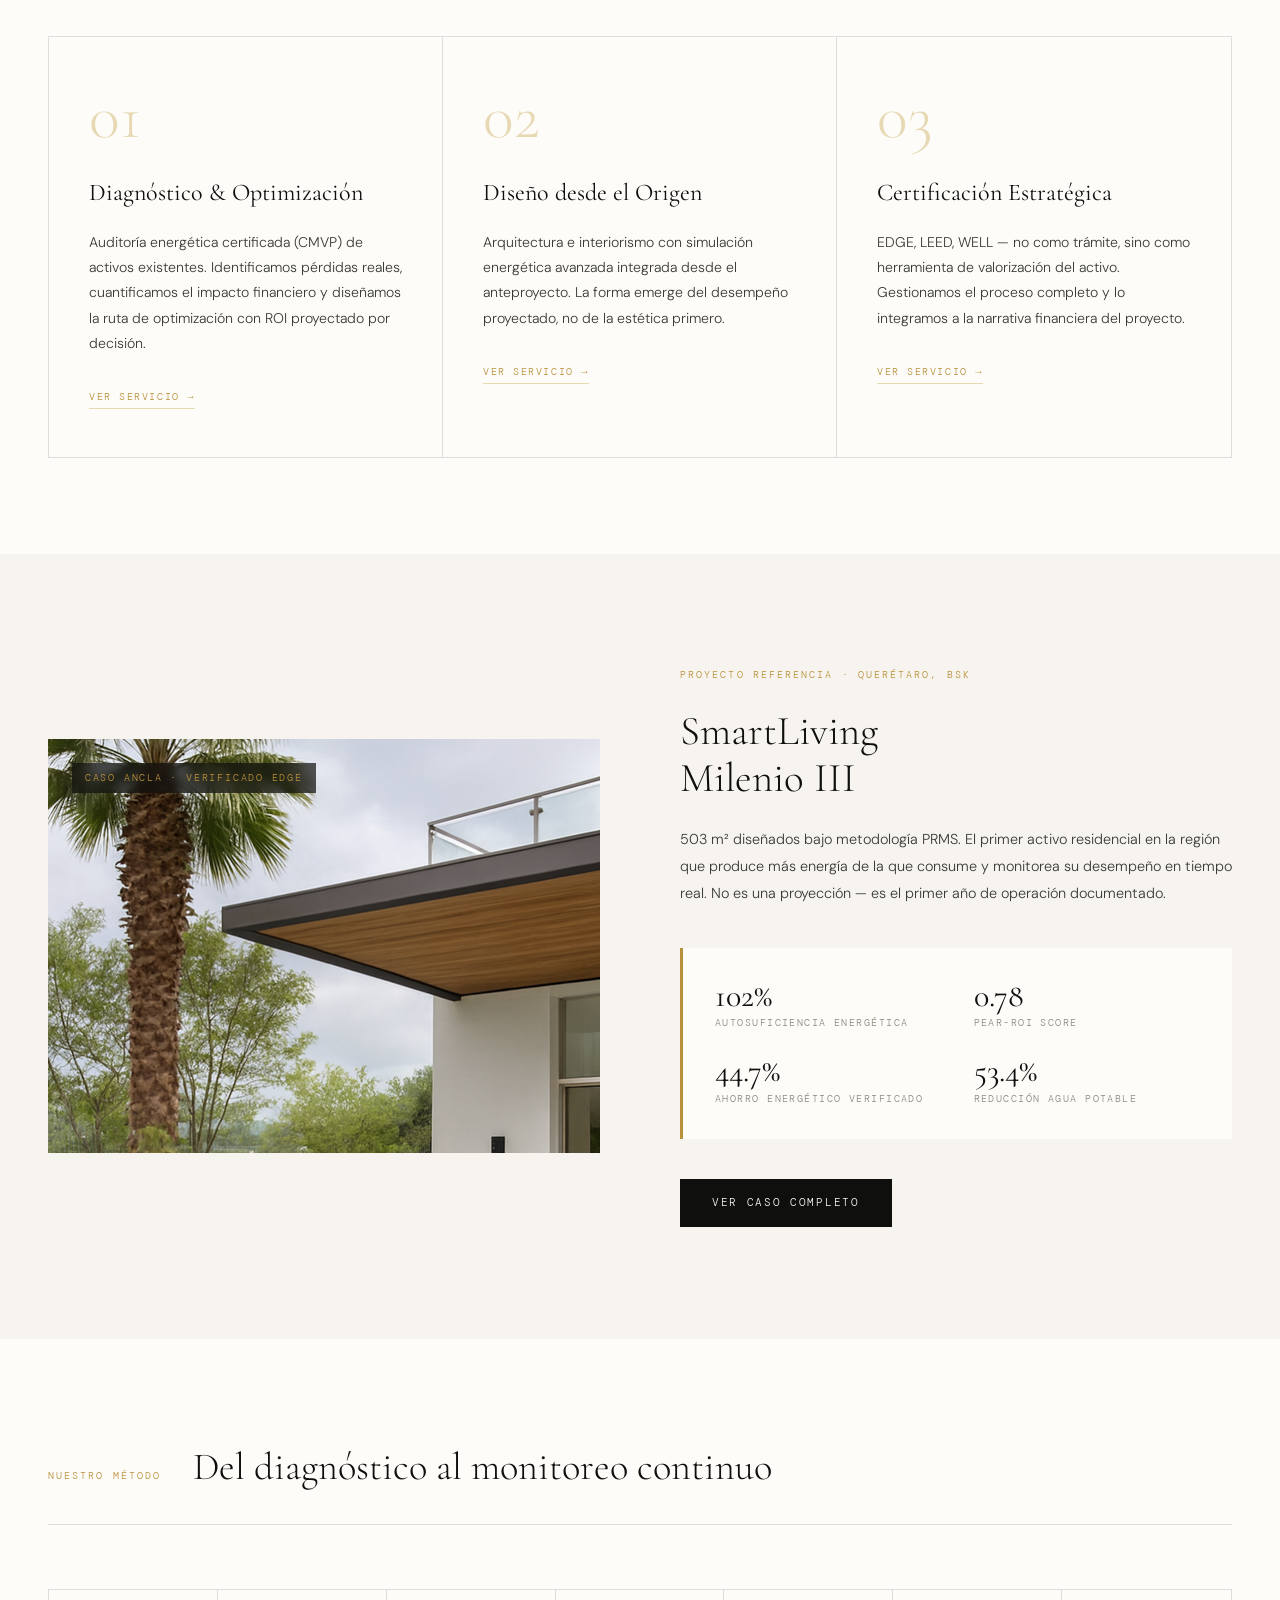
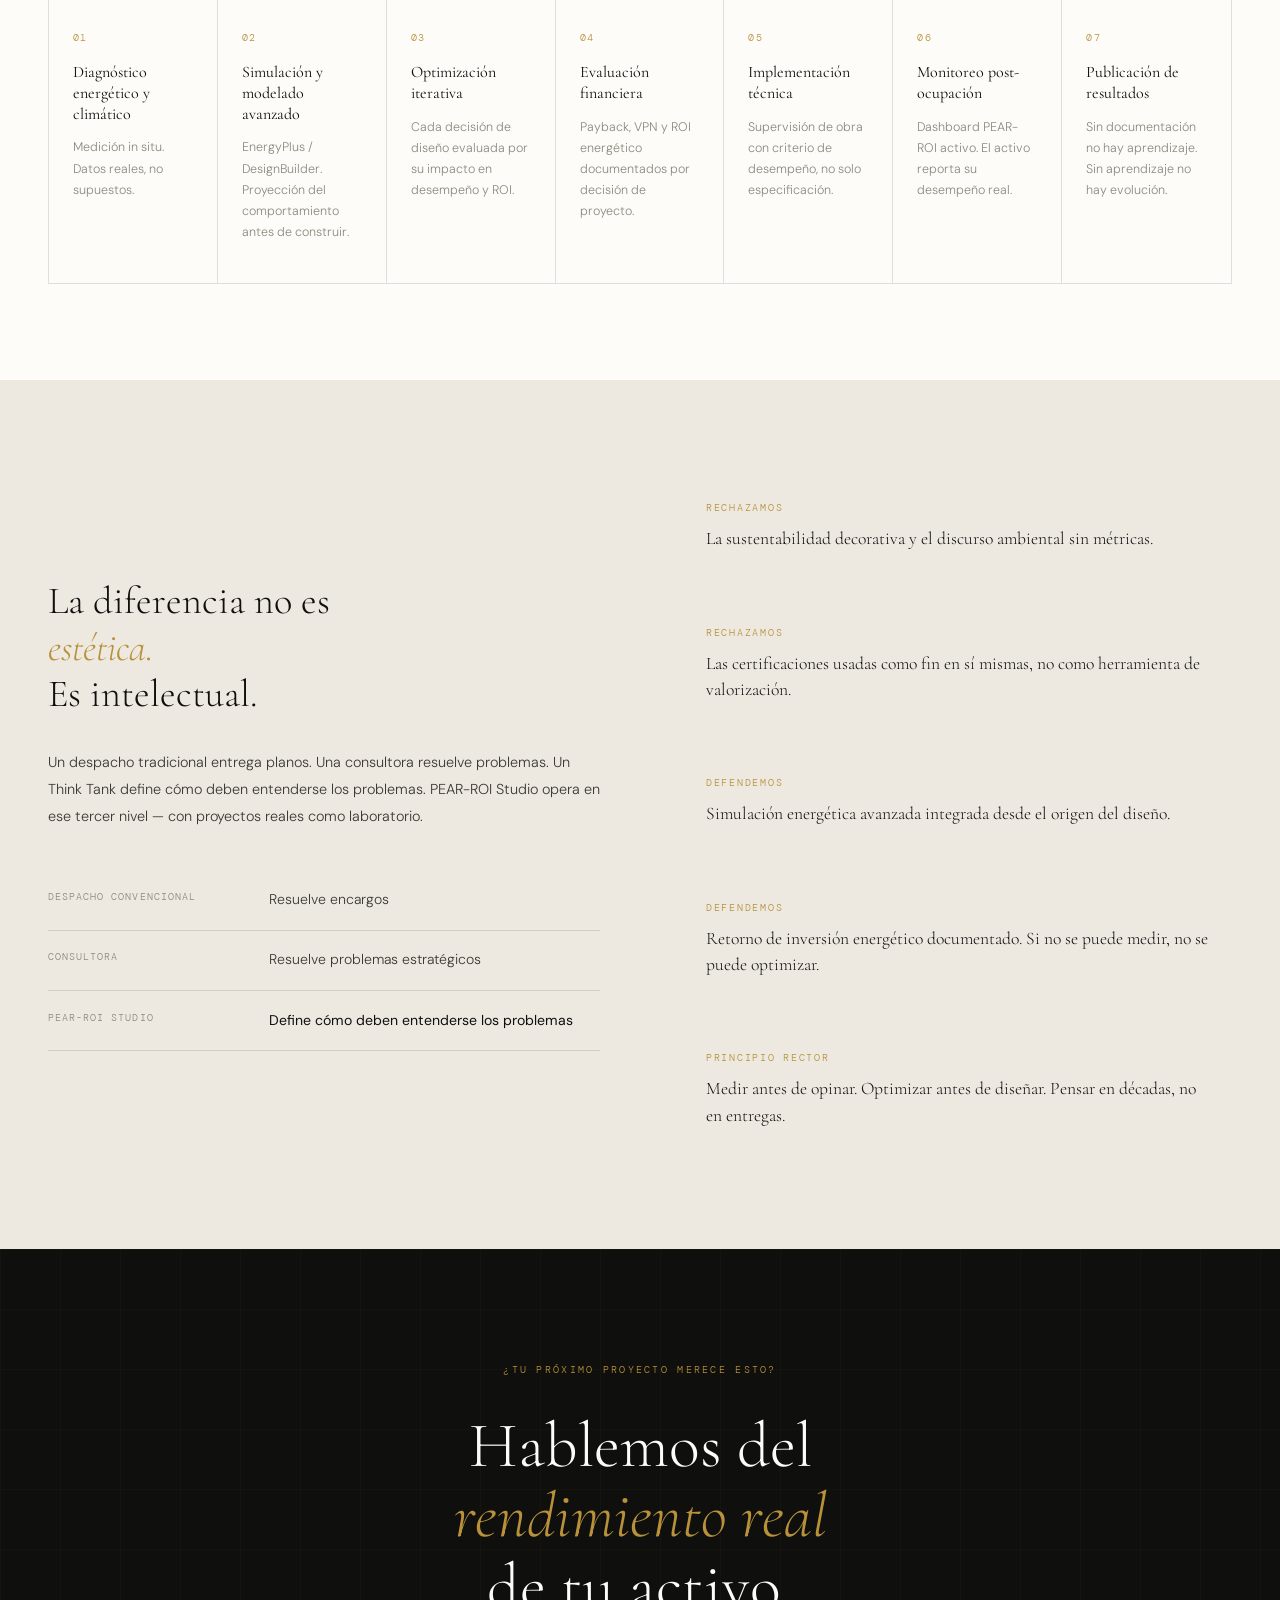
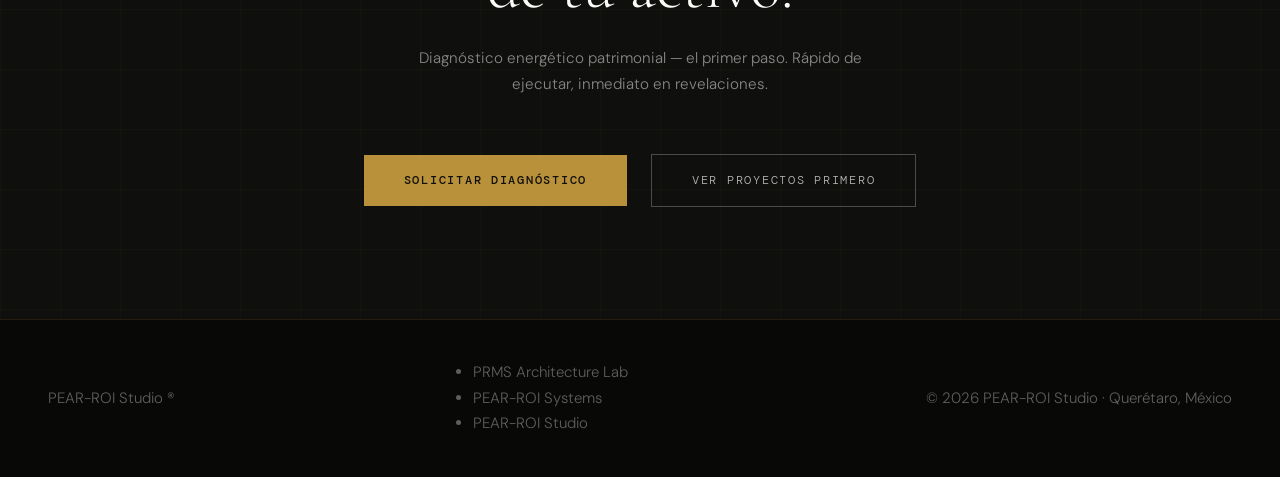
<file: studio/index.html>
<!DOCTYPE html>
<html lang="es">
<head>
  <meta charset="UTF-8" />
  <meta name="viewport" content="width=device-width, initial-scale=1.0" />
  <title>PEAR-ROI Studio — Diseñamos activos que generan retorno</title>
  <meta name="description" content="Despacho de arquitectura e ingeniería de alto desempeño. Espacios concebidos desde la experiencia, medidos por su rendimiento." />
  <link rel="preconnect" href="https://fonts.googleapis.com" />
  <link rel="preconnect" href="https://fonts.gstatic.com" crossorigin />
  <link href="https://fonts.googleapis.com/css2?family=Cormorant+Garamond:ital,wght@0,300;0,400;0,500;1,300;1,400&family=DM+Sans:wght@300;400;500&family=DM+Mono:wght@300;400&display=swap" rel="stylesheet" />
  <style>
    *, *::before, *::after { box-sizing: border-box; margin: 0; padding: 0; }

    :root {
      --ink:       #0f0f0d;
      --ink-soft:  #3a3a35;
      --ink-muted: #8a8a7e;
      --cream:     #f7f4ef;
      --cream-dark:#ede9e1;
      --gold:      #b8913a;
      --gold-pale: #e8d9b5;
      --white:     #fdfcf9;
      --rule:      rgba(15,15,13,0.12);

      --f-display: 'Cormorant Garamond', Georgia, serif;
      --f-body:    'DM Sans', sans-serif;
      --f-mono:    'DM Mono', monospace;
    }

    html { scroll-behavior: smooth; }

    body {
      background: var(--white);
      color: var(--ink);
      font-family: var(--f-body);
      font-size: 15px;
      font-weight: 300;
      line-height: 1.7;
      overflow-x: hidden;
    }

    /* ── NAV ── */
    nav {
      position: fixed; top: 0; left: 0; right: 0; z-index: 100;
      display: flex; align-items: center; justify-content: space-between;
      padding: 1.4rem 3rem;
      background: rgba(253,252,249,0.92);
      backdrop-filter: blur(12px);
      border-bottom: 1px solid var(--rule);
    }

    .nav-brand {
      display: flex; flex-direction: column; gap: 1px;
      text-decoration: none;
    }
    .nav-brand-main {
      font-family: var(--f-display);
      font-size: 1.15rem;
      font-weight: 400;
      letter-spacing: 0.08em;
      color: var(--ink);
      text-transform: uppercase;
    }
    .nav-brand-sub {
      font-family: var(--f-mono);
      font-size: 0.62rem;
      letter-spacing: 0.18em;
      color: var(--gold);
      text-transform: uppercase;
    }

    .nav-links {
      display: flex; align-items: center; gap: 2.5rem;
      list-style: none;
    }
    .nav-links a {
      font-family: var(--f-mono);
      font-size: 0.7rem;
      letter-spacing: 0.15em;
      text-transform: uppercase;
      text-decoration: none;
      color: var(--ink-soft);
      transition: color 0.2s;
    }
    .nav-links a:hover { color: var(--gold); }

    .nav-back {
      font-family: var(--f-mono);
      font-size: 0.68rem;
      letter-spacing: 0.12em;
      text-transform: uppercase;
      text-decoration: none;
      color: var(--ink-muted);
      border-bottom: 1px solid transparent;
      transition: color 0.2s, border-color 0.2s;
      padding-bottom: 1px;
    }
    .nav-back:hover { color: var(--ink); border-color: var(--ink); }

    /* ── HERO ── */
    .hero {
      min-height: 100vh;
      display: grid;
      grid-template-columns: 1fr 1fr;
      padding-top: 5rem;
    }

    .hero-left {
      display: flex;
      flex-direction: column;
      justify-content: flex-end;
      padding: 5rem 3rem 5rem 3rem;
      background: var(--cream);
      position: relative;
    }

    .hero-label {
      font-family: var(--f-mono);
      font-size: 0.65rem;
      letter-spacing: 0.22em;
      text-transform: uppercase;
      color: var(--gold);
      margin-bottom: 2.5rem;
    }

    .hero-title {
      font-family: var(--f-display);
      font-size: clamp(3.2rem, 5.5vw, 5.5rem);
      font-weight: 300;
      line-height: 1.08;
      color: var(--ink);
      margin-bottom: 2.5rem;
    }
    .hero-title em {
      font-style: italic;
      color: var(--gold);
    }

    .hero-statement {
      font-family: var(--f-body);
      font-size: 1rem;
      font-weight: 300;
      color: var(--ink-soft);
      line-height: 1.8;
      max-width: 38ch;
      margin-bottom: 3.5rem;
      border-left: 2px solid var(--gold);
      padding-left: 1.4rem;
    }

    .hero-actions {
      display: flex; gap: 1.5rem; align-items: center;
    }

    .btn-primary {
      display: inline-block;
      padding: 0.9rem 2rem;
      background: var(--ink);
      color: var(--white);
      font-family: var(--f-mono);
      font-size: 0.7rem;
      letter-spacing: 0.15em;
      text-transform: uppercase;
      text-decoration: none;
      transition: background 0.2s, color 0.2s;
    }
    .btn-primary:hover { background: var(--gold); }

    .btn-ghost {
      display: inline-block;
      font-family: var(--f-mono);
      font-size: 0.7rem;
      letter-spacing: 0.15em;
      text-transform: uppercase;
      text-decoration: none;
      color: var(--ink-soft);
      border-bottom: 1px solid var(--ink-muted);
      padding-bottom: 2px;
      transition: color 0.2s, border-color 0.2s;
    }
    .btn-ghost:hover { color: var(--gold); border-color: var(--gold); }

    .hero-right {
      position: relative;
      overflow: hidden;
      background: var(--ink);
    }

    .hero-right-img {
      width: 100%; height: 100%;
      object-fit: cover;
      opacity: 0.7;
      display: block;
    }

    /* Fallback placeholder when no real image */
    .hero-img-placeholder {
      width: 100%; height: 100%;
      background: linear-gradient(135deg, #1a1a16 0%, #2d2d25 40%, #1a1a16 100%);
      display: flex; align-items: center; justify-content: center;
      position: relative;
    }
    .hero-img-placeholder::before {
      content: '';
      position: absolute; inset: 0;
      background-image:
        linear-gradient(rgba(184,145,58,0.06) 1px, transparent 1px),
        linear-gradient(90deg, rgba(184,145,58,0.06) 1px, transparent 1px);
      background-size: 40px 40px;
    }

    .hero-score {
      position: absolute; bottom: 3rem; left: 3rem;
      display: flex; flex-direction: column; gap: 0.4rem;
    }
    .hero-score-label {
      font-family: var(--f-mono);
      font-size: 0.62rem;
      letter-spacing: 0.2em;
      text-transform: uppercase;
      color: rgba(184,145,58,0.8);
    }
    .hero-score-value {
      font-family: var(--f-display);
      font-size: 4rem;
      font-weight: 300;
      color: var(--white);
      line-height: 1;
    }
    .hero-score-desc {
      font-family: var(--f-mono);
      font-size: 0.62rem;
      letter-spacing: 0.12em;
      color: rgba(255,255,255,0.45);
      text-transform: uppercase;
    }

    /* ── MANIFESTO STRIP ── */
    .manifesto {
      background: var(--ink);
      color: var(--white);
      padding: 5rem 3rem;
      display: grid;
      grid-template-columns: 1fr 2fr;
      gap: 4rem;
      align-items: start;
    }

    .manifesto-label {
      font-family: var(--f-mono);
      font-size: 0.65rem;
      letter-spacing: 0.2em;
      text-transform: uppercase;
      color: var(--gold);
      margin-bottom: 1rem;
    }

    .manifesto-number {
      font-family: var(--f-display);
      font-size: 6rem;
      font-weight: 300;
      color: rgba(255,255,255,0.06);
      line-height: 1;
      margin-top: -1rem;
    }

    .manifesto-text {
      font-family: var(--f-display);
      font-size: clamp(1.6rem, 2.5vw, 2.4rem);
      font-weight: 300;
      line-height: 1.4;
      color: rgba(255,255,255,0.9);
      margin-bottom: 2rem;
    }
    .manifesto-text em { color: var(--gold); font-style: italic; }

    .manifesto-body {
      font-size: 0.9rem;
      color: rgba(255,255,255,0.5);
      line-height: 1.9;
      max-width: 60ch;
    }

    /* ── THREE PILLARS ── */
    .pillars {
      padding: 6rem 3rem;
      background: var(--white);
    }

    .section-header {
      display: flex; align-items: baseline; gap: 2rem;
      margin-bottom: 4rem;
      padding-bottom: 1.5rem;
      border-bottom: 1px solid var(--rule);
    }
    .section-label {
      font-family: var(--f-mono);
      font-size: 0.65rem;
      letter-spacing: 0.2em;
      text-transform: uppercase;
      color: var(--gold);
    }
    .section-title {
      font-family: var(--f-display);
      font-size: clamp(1.8rem, 3vw, 2.6rem);
      font-weight: 300;
      color: var(--ink);
    }

    .pillars-grid {
      display: grid;
      grid-template-columns: repeat(3, 1fr);
      gap: 0;
      border: 1px solid var(--rule);
    }

    .pillar {
      padding: 3rem 2.5rem;
      border-right: 1px solid var(--rule);
      position: relative;
      transition: background 0.3s;
    }
    .pillar:last-child { border-right: none; }
    .pillar:hover { background: var(--cream); }

    .pillar-number {
      font-family: var(--f-display);
      font-size: 4rem;
      font-weight: 300;
      color: var(--gold-pale);
      line-height: 1;
      margin-bottom: 1.5rem;
    }

    .pillar-title {
      font-family: var(--f-display);
      font-size: 1.5rem;
      font-weight: 400;
      color: var(--ink);
      margin-bottom: 1rem;
    }

    .pillar-text {
      font-size: 0.88rem;
      color: var(--ink-soft);
      line-height: 1.8;
    }

    .pillar-link {
      display: inline-block;
      margin-top: 2rem;
      font-family: var(--f-mono);
      font-size: 0.65rem;
      letter-spacing: 0.15em;
      text-transform: uppercase;
      color: var(--gold);
      text-decoration: none;
      border-bottom: 1px solid var(--gold-pale);
      padding-bottom: 2px;
      transition: border-color 0.2s;
    }
    .pillar-link:hover { border-color: var(--gold); }

    /* ── CASE STUDY ── */
    .case {
      background: var(--cream);
      padding: 6rem 3rem;
    }

    .case-inner {
      display: grid;
      grid-template-columns: 1fr 1fr;
      gap: 5rem;
      align-items: center;
    }

    .case-img-wrap {
      position: relative;
      aspect-ratio: 4/3;
      background: var(--ink);
      overflow: hidden;
    }

    .case-img-placeholder {
      width: 100%; height: 100%;
      background: linear-gradient(160deg, #1e1e18 0%, #2a2a20 60%, #1a1a14 100%);
      display: flex; align-items: center; justify-content: center;
      position: relative;
    }
    .case-img-placeholder::after {
      content: 'SmartLiving\AMilenio III-308';
      white-space: pre;
      text-align: center;
      font-family: var(--f-display);
      font-size: 1.1rem;
      font-weight: 300;
      color: rgba(184,145,58,0.5);
      letter-spacing: 0.05em;
    }

    .case-tag {
      position: absolute; top: 1.5rem; left: 1.5rem;
      font-family: var(--f-mono);
      font-size: 0.62rem;
      letter-spacing: 0.18em;
      text-transform: uppercase;
      color: var(--gold);
      background: rgba(15,15,13,0.7);
      padding: 0.4rem 0.8rem;
      backdrop-filter: blur(4px);
    }

    .case-content { padding: 1rem 0; }

    .case-kicker {
      font-family: var(--f-mono);
      font-size: 0.65rem;
      letter-spacing: 0.2em;
      text-transform: uppercase;
      color: var(--gold);
      margin-bottom: 1.5rem;
    }

    .case-title {
      font-family: var(--f-display);
      font-size: clamp(2rem, 3.2vw, 3rem);
      font-weight: 300;
      line-height: 1.15;
      color: var(--ink);
      margin-bottom: 1.5rem;
    }

    .case-desc {
      font-size: 0.9rem;
      color: var(--ink-soft);
      line-height: 1.9;
      margin-bottom: 2.5rem;
    }

    .case-metrics {
      display: grid;
      grid-template-columns: repeat(2, 1fr);
      gap: 1.5rem 2rem;
      margin-bottom: 2.5rem;
      padding: 2rem;
      background: var(--white);
      border-left: 3px solid var(--gold);
    }

    .metric { display: flex; flex-direction: column; gap: 0.2rem; }
    .metric-value {
      font-family: var(--f-display);
      font-size: 2rem;
      font-weight: 400;
      color: var(--ink);
      line-height: 1;
    }
    .metric-label {
      font-family: var(--f-mono);
      font-size: 0.6rem;
      letter-spacing: 0.15em;
      text-transform: uppercase;
      color: var(--ink-muted);
    }

    /* ── METHOD ── */
    .method {
      padding: 6rem 3rem;
      background: var(--white);
    }

    .method-steps {
      display: grid;
      grid-template-columns: repeat(7, 1fr);
      gap: 0;
      margin-top: 3rem;
      border: 1px solid var(--rule);
    }

    .method-step {
      padding: 2.5rem 1.5rem;
      border-right: 1px solid var(--rule);
      position: relative;
      transition: background 0.3s;
    }
    .method-step:last-child { border-right: none; }
    .method-step:hover { background: var(--cream); }

    .step-num {
      font-family: var(--f-mono);
      font-size: 0.6rem;
      letter-spacing: 0.15em;
      color: var(--gold);
      margin-bottom: 1rem;
    }
    .step-title {
      font-family: var(--f-display);
      font-size: 1rem;
      font-weight: 400;
      color: var(--ink);
      line-height: 1.3;
      margin-bottom: 0.8rem;
    }
    .step-text {
      font-size: 0.78rem;
      color: var(--ink-muted);
      line-height: 1.7;
    }

    /* ── DISTINCTION ── */
    .distinction {
      background: var(--cream-dark);
      padding: 6rem 3rem;
      display: grid;
      grid-template-columns: 1fr 1fr;
      gap: 5rem;
    }

    .distinction-left {
      display: flex; flex-direction: column; justify-content: center;
    }

    .distinction-title {
      font-family: var(--f-display);
      font-size: clamp(2rem, 3vw, 3rem);
      font-weight: 300;
      line-height: 1.2;
      color: var(--ink);
      margin-bottom: 2rem;
    }
    .distinction-title em { color: var(--gold); font-style: italic; }

    .distinction-body {
      font-size: 0.9rem;
      color: var(--ink-soft);
      line-height: 1.9;
      margin-bottom: 2.5rem;
    }

    .distinction-table { width: 100%; border-collapse: collapse; }
    .distinction-table tr { border-bottom: 1px solid var(--rule); }
    .distinction-table td {
      padding: 1.1rem 0;
      font-size: 0.88rem;
      vertical-align: top;
    }
    .distinction-table td:first-child {
      font-family: var(--f-mono);
      font-size: 0.65rem;
      letter-spacing: 0.1em;
      text-transform: uppercase;
      color: var(--ink-muted);
      width: 40%;
      padding-right: 1.5rem;
    }
    .distinction-table td:last-child { color: var(--ink-soft); }
    .distinction-table td.highlight { color: var(--ink); font-weight: 400; }

    .distinction-right {
      display: flex; flex-direction: column; gap: 1.5rem;
    }

    .posture-item {
      padding: 1.5rem;
      border-left: 2px solid transparent;
      transition: border-color 0.2s, background 0.2s;
      cursor: default;
    }
    .posture-item:hover {
      border-color: var(--gold);
      background: rgba(184,145,58,0.04);
    }

    .posture-label {
      font-family: var(--f-mono);
      font-size: 0.6rem;
      letter-spacing: 0.18em;
      text-transform: uppercase;
      color: var(--gold);
      margin-bottom: 0.6rem;
    }
    .posture-text {
      font-family: var(--f-display);
      font-size: 1.1rem;
      font-weight: 300;
      color: var(--ink);
      line-height: 1.5;
    }

    /* ── CONTACT / CTA ── */
    .cta {
      background: var(--ink);
      color: var(--white);
      padding: 7rem 3rem;
      text-align: center;
      position: relative;
      overflow: hidden;
    }
    .cta::before {
      content: '';
      position: absolute; inset: 0;
      background-image:
        linear-gradient(rgba(184,145,58,0.04) 1px, transparent 1px),
        linear-gradient(90deg, rgba(184,145,58,0.04) 1px, transparent 1px);
      background-size: 60px 60px;
    }
    .cta-inner { position: relative; z-index: 1; }

    .cta-kicker {
      font-family: var(--f-mono);
      font-size: 0.65rem;
      letter-spacing: 0.22em;
      text-transform: uppercase;
      color: var(--gold);
      margin-bottom: 2rem;
    }
    .cta-title {
      font-family: var(--f-display);
      font-size: clamp(2.5rem, 5vw, 5rem);
      font-weight: 300;
      line-height: 1.1;
      margin-bottom: 1.5rem;
    }
    .cta-title em { font-style: italic; color: var(--gold); }

    .cta-sub {
      font-size: 0.95rem;
      color: rgba(255,255,255,0.5);
      margin-bottom: 3.5rem;
      max-width: 48ch;
      margin-left: auto; margin-right: auto;
    }

    .cta-actions {
      display: flex; gap: 1.5rem; justify-content: center; align-items: center;
    }

    .btn-gold {
      display: inline-block;
      padding: 1rem 2.5rem;
      background: var(--gold);
      color: var(--ink);
      font-family: var(--f-mono);
      font-size: 0.72rem;
      letter-spacing: 0.15em;
      text-transform: uppercase;
      text-decoration: none;
      font-weight: 500;
      transition: opacity 0.2s;
    }
    .btn-gold:hover { opacity: 0.85; }

    .btn-outline {
      display: inline-block;
      padding: 1rem 2.5rem;
      border: 1px solid rgba(255,255,255,0.25);
      color: rgba(255,255,255,0.7);
      font-family: var(--f-mono);
      font-size: 0.72rem;
      letter-spacing: 0.15em;
      text-transform: uppercase;
      text-decoration: none;
      transition: border-color 0.2s, color 0.2s;
    }
    .btn-outline:hover { border-color: var(--gold); color: var(--gold); }

    /* ── FOOTER ── */
    footer {
      background: #080807;
      color: rgba(255,255,255,0.35);
      padding: 2.5rem 3rem;
      display: flex;
      align-items: center;
      justify-content: space-between;
      border-top: 1px solid rgba(184,145,58,0.15);
    }
    footer a {
      color: rgba(255,255,255,0.35);
      text-decoration: none;
      transition: color 0.2s;
    }
    footer a:hover { color: var(--gold); }
    .footer-brand {
      font-family: var(--f-display);
      font-size: 1rem;
      font-weight: 300;
      letter-spacing: 0.05em;
      color: rgba(255,255,255,0.5);
    }
    .footer-links {
      display: flex; gap: 2rem; list-style: none;
    }
    .footer-links a {
      font-family: var(--f-mono);
      font-size: 0.62rem;
      letter-spacing: 0.15em;
      text-transform: uppercase;
    }
    .footer-copy {
      font-family: var(--f-mono);
      font-size: 0.6rem;
      letter-spacing: 0.1em;
    }

    /* ── REVEAL ANIMATION ── */
    .reveal {
      opacity: 0;
      transform: translateY(28px);
      transition: opacity 0.7s ease, transform 0.7s ease;
    }
    .reveal.visible {
      opacity: 1;
      transform: none;
    }

    @media (max-width: 900px) {
      nav { padding: 1.2rem 1.5rem; }
      .nav-links { display: none; }
      .hero { grid-template-columns: 1fr; }
      .hero-right { min-height: 50vw; }
      .hero-left { padding: 3rem 1.5rem; }
      .manifesto { grid-template-columns: 1fr; gap: 2rem; padding: 3rem 1.5rem; }
      .pillars { padding: 3rem 1.5rem; }
      .pillars-grid { grid-template-columns: 1fr; }
      .pillar { border-right: none; border-bottom: 1px solid var(--rule); }
      .case { padding: 3rem 1.5rem; }
      .case-inner { grid-template-columns: 1fr; gap: 2rem; }
      .method { padding: 3rem 1.5rem; }
      .method-steps { grid-template-columns: 1fr 1fr; }
      .method-step { border-bottom: 1px solid var(--rule); }
      .distinction { grid-template-columns: 1fr; gap: 2.5rem; padding: 3rem 1.5rem; }
      .cta { padding: 4rem 1.5rem; }
      .cta-actions { flex-direction: column; }
      footer { flex-direction: column; gap: 1.5rem; text-align: center; }
      .footer-links { flex-wrap: wrap; justify-content: center; }
    }
  </style>
</head>
<body>

  <!-- CUADRO SUPERIOR IDENTIDAD  -->
  <nav>
    <a href="/studio/" class="nav-brand">
      <span class="nav-brand-main">PEAR-ROI Studio</span>
      <span class="nav-brand-sub">Arquitectura de Alto Desempeño</span>
    </a>
    <ul class="nav-links">
      <li><a href="/studio/">Estudio</a></li>
      <li><a href="/projects/">Proyectos</a></li>
      <li><a href="/services/">Servicios</a></li>
    </ul>
    <a href="/" class="nav-back">← pear-roi.com</a>
  </nav>

  <!-- CUADRO DE IDENTIDAD -->
  <section class="hero">
    <div class="hero-left">
      <p class="nav-brand-sub hero-label">Think Tank · Querétaro · México</p>
      <h1 class="hero-title">
        No diseñamos<br />
        espacios.<br />
        Diseñamos<br />
        <em>activos que<br />generan retorno.</em>
      </h1>
      <p class="hero-statement">
        Arquitectura concebida desde la experiencia del habitante y 
        validada por el rendimiento energético, financiero y operativo del espacio construido.
        Diseñamos entornos habitables de alta eficiencia para una nueva generación de vivienda regenerativa, confortable e inteligente. 
      </p>
      <div class="hero-actions">
        <a href="/projects/" class="btn-primary">Ver proyectos</a>
        <a href="/services/" class="btn-ghost">Nuestros servicios</a>
      </div>
    </div>
    <div class="hero-right">
      
    <img 
    src="/milenio1.png" 
    alt="Sistema solar PEAR-ROI"
    class="hero-right-img"
  >

  <div class="hero-overlay"></div>
      
      <div class="hero-score">
        <span class="hero-score-label">PEAR-ROI Score · Caso Ancla</span>
        <span class="hero-score-value">0.78</span>
        <span class="hero-score-desc">SmartLiving Milenio III · Verificado EDGE / IFC</span>
      </div>
    </div>
  </section>

  <!-- MANIFESTO -->
  <section class="manifesto">
    <div>
      <p class="manifesto-label">Nuestra tesis</p>
      <div class="manifesto-number">01</div>
    </div>
    <div>
      <p class="manifesto-text reveal">
        Latinoamérica no necesita más edificios <em>"verdes".</em><br />
        Necesita activos de <em>alto desempeño medible.</em>
      </p>
      <p class="manifesto-body reveal">
        El futuro no es sustentabilidad estética. Es performance cuantificable. 
        Cada decisión de diseño — orientación, materiales, sistemas HVAC, masa térmica — 
        tiene un valor financiero calculable antes de construir. Ese cálculo es nuestra 
        responsabilidad técnica, no un trámite de certificación al final del proyecto.
      </p>
    </div>
  </section>

  <!-- PILLARS -->
  <section class="pillars">
    <div class="section-header reveal">
      <span class="section-label">Lo que hacemos</span>
      <h2 class="section-title">Tres formas de entregar valor</h2>
    </div>
    <div class="pillars-grid">
      <div class="pillar reveal">
        <div class="pillar-number">01</div>
        <h3 class="pillar-title">Diagnóstico & Optimización</h3>
        <p class="pillar-text">
          Auditoría energética certificada (CMVP) de activos existentes. 
          Identificamos pérdidas reales, cuantificamos el impacto financiero 
          y diseñamos la ruta de optimización con ROI proyectado por decisión.
        </p>
        <a href="/services/#diagnostico" class="pillar-link">Ver servicio →</a>
      </div>
      <div class="pillar reveal">
        <div class="pillar-number">02</div>
        <h3 class="pillar-title">Diseño desde el Origen</h3>
        <p class="pillar-text">
          Arquitectura e interiorismo con simulación energética avanzada 
          integrada desde el anteproyecto. La forma emerge del desempeño 
          proyectado, no de la estética primero.
        </p>
        <a href="/services/#diseno" class="pillar-link">Ver servicio →</a>
      </div>
      <div class="pillar reveal">
        <div class="pillar-number">03</div>
        <h3 class="pillar-title">Certificación Estratégica</h3>
        <p class="pillar-text">
          EDGE, LEED, WELL — no como trámite, sino como herramienta 
          de valorización del activo. Gestionamos el proceso completo 
          y lo integramos a la narrativa financiera del proyecto.
        </p>
        <a href="/services/#certificacion" class="pillar-link">Ver servicio →</a>
      </div>
    </div>
  </section>

  <!-- CASE STUDY -->
  <section class="case">
    <div class="case-inner">
      <div class="case-img-wrap reveal">
        
<img 
  src="/milenio2.png"
  alt="SmartLiving Milenio III"
  class="case-real-img"
/>
        
        <span class="case-tag">Caso Ancla · Verificado EDGE</span>
      </div>
      <div class="case-content reveal">
        <p class="case-kicker">Proyecto referencia · Querétaro, BSk</p>
        <h2 class="case-title">SmartLiving<br />Milenio III</h2>
        <p class="case-desc">
          503 m² diseñados bajo metodología PRMS. El primer activo residencial 
          en la región que produce más energía de la que consume y monitorea 
          su desempeño en tiempo real. No es una proyección — es el primer año 
          de operación documentado.
        </p>
        <div class="case-metrics">
          <div class="metric">
            <span class="metric-value">102%</span>
            <span class="metric-label">Autosuficiencia energética</span>
          </div>
          <div class="metric">
            <span class="metric-value">0.78</span>
            <span class="metric-label">PEAR-ROI Score</span>
          </div>
          <div class="metric">
            <span class="metric-value">44.7%</span>
            <span class="metric-label">Ahorro energético verificado</span>
          </div>
          <div class="metric">
            <span class="metric-value">53.4%</span>
            <span class="metric-label">Reducción agua potable</span>
          </div>
        </div>
        <a href="/projects/smartliving/" class="btn-primary">Ver caso completo</a>
      </div>
    </div>
  </section>

  <!-- METHOD -->
  <section class="method">
    <div class="section-header reveal">
      <span class="section-label">Nuestro método</span>
      <h2 class="section-title">Del diagnóstico al monitoreo continuo</h2>
    </div>
    <div class="method-steps">
      <div class="method-step reveal">
        <p class="step-num">01</p>
        <h4 class="step-title">Diagnóstico energético y climático</h4>
        <p class="step-text">Medición in situ. Datos reales, no supuestos.</p>
      </div>
      <div class="method-step reveal">
        <p class="step-num">02</p>
        <h4 class="step-title">Simulación y modelado avanzado</h4>
        <p class="step-text">EnergyPlus / DesignBuilder. Proyección del comportamiento antes de construir.</p>
      </div>
      <div class="method-step reveal">
        <p class="step-num">03</p>
        <h4 class="step-title">Optimización iterativa</h4>
        <p class="step-text">Cada decisión de diseño evaluada por su impacto en desempeño y ROI.</p>
      </div>
      <div class="method-step reveal">
        <p class="step-num">04</p>
        <h4 class="step-title">Evaluación financiera</h4>
        <p class="step-text">Payback, VPN y ROI energético documentados por decisión de proyecto.</p>
      </div>
      <div class="method-step reveal">
        <p class="step-num">05</p>
        <h4 class="step-title">Implementación técnica</h4>
        <p class="step-text">Supervisión de obra con criterio de desempeño, no solo especificación.</p>
      </div>
      <div class="method-step reveal">
        <p class="step-num">06</p>
        <h4 class="step-title">Monitoreo post-ocupación</h4>
        <p class="step-text">Dashboard PEAR-ROI activo. El activo reporta su desempeño real.</p>
      </div>
      <div class="method-step reveal">
        <p class="step-num">07</p>
        <h4 class="step-title">Publicación de resultados</h4>
        <p class="step-text">Sin documentación no hay aprendizaje. Sin aprendizaje no hay evolución.</p>
      </div>
    </div>
  </section>

  <!-- DISTINCTION -->
  <section class="distinction">
    <div class="distinction-left reveal">
      <h2 class="distinction-title">
        La diferencia no es<br />
        <em>estética.</em><br />
        Es intelectual.
      </h2>
      <p class="distinction-body">
        Un despacho tradicional entrega planos. Una consultora resuelve problemas. 
        Un Think Tank define cómo deben entenderse los problemas. 
        PEAR-ROI Studio opera en ese tercer nivel — con proyectos reales como laboratorio.
      </p>
      <table class="distinction-table">
        <tr>
          <td>Despacho convencional</td>
          <td>Resuelve encargos</td>
        </tr>
        <tr>
          <td>Consultora</td>
          <td>Resuelve problemas estratégicos</td>
        </tr>
        <tr>
          <td>PEAR-ROI Studio</td>
          <td class="highlight">Define cómo deben entenderse los problemas</td>
        </tr>
      </table>
    </div>
    <div class="distinction-right reveal">
      <div class="posture-item">
        <p class="posture-label">Rechazamos</p>
        <p class="posture-text">La sustentabilidad decorativa y el discurso ambiental sin métricas.</p>
      </div>
      <div class="posture-item">
        <p class="posture-label">Rechazamos</p>
        <p class="posture-text">Las certificaciones usadas como fin en sí mismas, no como herramienta de valorización.</p>
      </div>
      <div class="posture-item">
        <p class="posture-label">Defendemos</p>
        <p class="posture-text">Simulación energética avanzada integrada desde el origen del diseño.</p>
      </div>
      <div class="posture-item">
        <p class="posture-label">Defendemos</p>
        <p class="posture-text">Retorno de inversión energético documentado. Si no se puede medir, no se puede optimizar.</p>
      </div>
      <div class="posture-item">
        <p class="posture-label">Principio rector</p>
        <p class="posture-text">Medir antes de opinar. Optimizar antes de diseñar. Pensar en décadas, no en entregas.</p>
      </div>
    </div>
  </section>

  <!-- CTA -->
  <section class="cta">
    <div class="cta-inner">
      <p class="cta-kicker">¿Tu próximo proyecto merece esto?</p>
      <h2 class="cta-title">
        Hablemos del<br />
        <em>rendimiento real</em><br />
        de tu activo.
      </h2>
      <p class="cta-sub">
        Diagnóstico energético patrimonial — el primer paso. 
        Rápido de ejecutar, inmediato en revelaciones.
      </p>
      <div class="cta-actions">
        <a href="/services/#diagnostico" class="btn-gold">Solicitar diagnóstico</a>
        <a href="/projects/" class="btn-outline">Ver proyectos primero</a>
      </div>
    </div>
  </section>


<!-- ECOSYSTEM FOOTER -->

<footer class="ecosystem-footer">
    <span class="ecosystem-brand">
      PEAR-ROI Studio ®
    </span>
    <ul class="ecosystem-links">
      <li>
        <a href="https://prms.systems" target="_blank">
          PRMS Architecture Lab
        </a>
      </li>
      <li>
        <a href="https://pear-roi.com" target="_blank">
          PEAR-ROI Systems
        </a>
      </li>
      <li>
        <a href="https://pear-roi.com/studio" target="_blank">
          PEAR-ROI Studio
        </a>
      </li>
    </ul>
    <span class="ecosystem-copy">
      © 2026 PEAR-ROI Studio · Querétaro, México
    </span>
</footer>



  <script>
    // Scroll reveal
    const reveals = document.querySelectorAll('.reveal');
    const io = new IntersectionObserver((entries) => {
      entries.forEach((e, i) => {
        if (e.isIntersecting) {
          setTimeout(() => e.target.classList.add('visible'), i * 80);
          io.unobserve(e.target);
        }
      });
    }, { threshold: 0.1 });
    reveals.forEach(el => io.observe(el));
  </script>
</body>
</html>
</file>
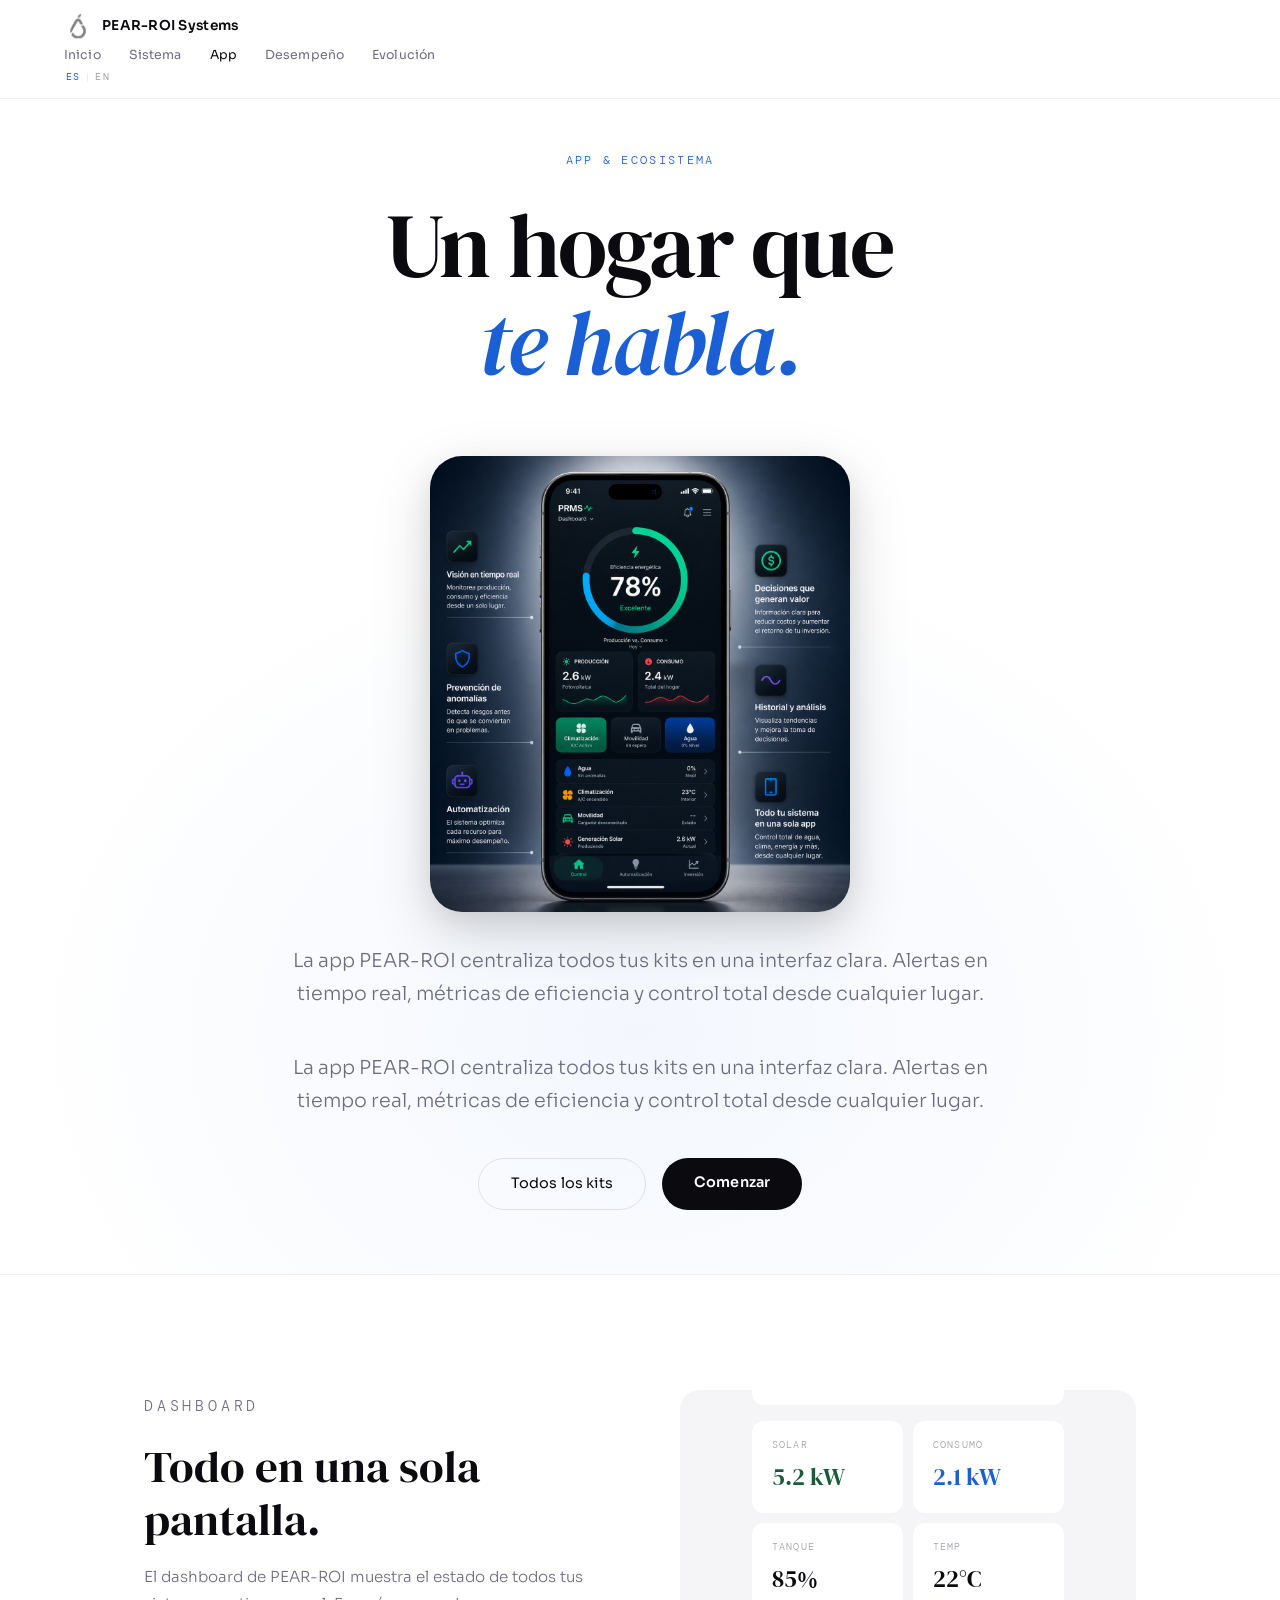
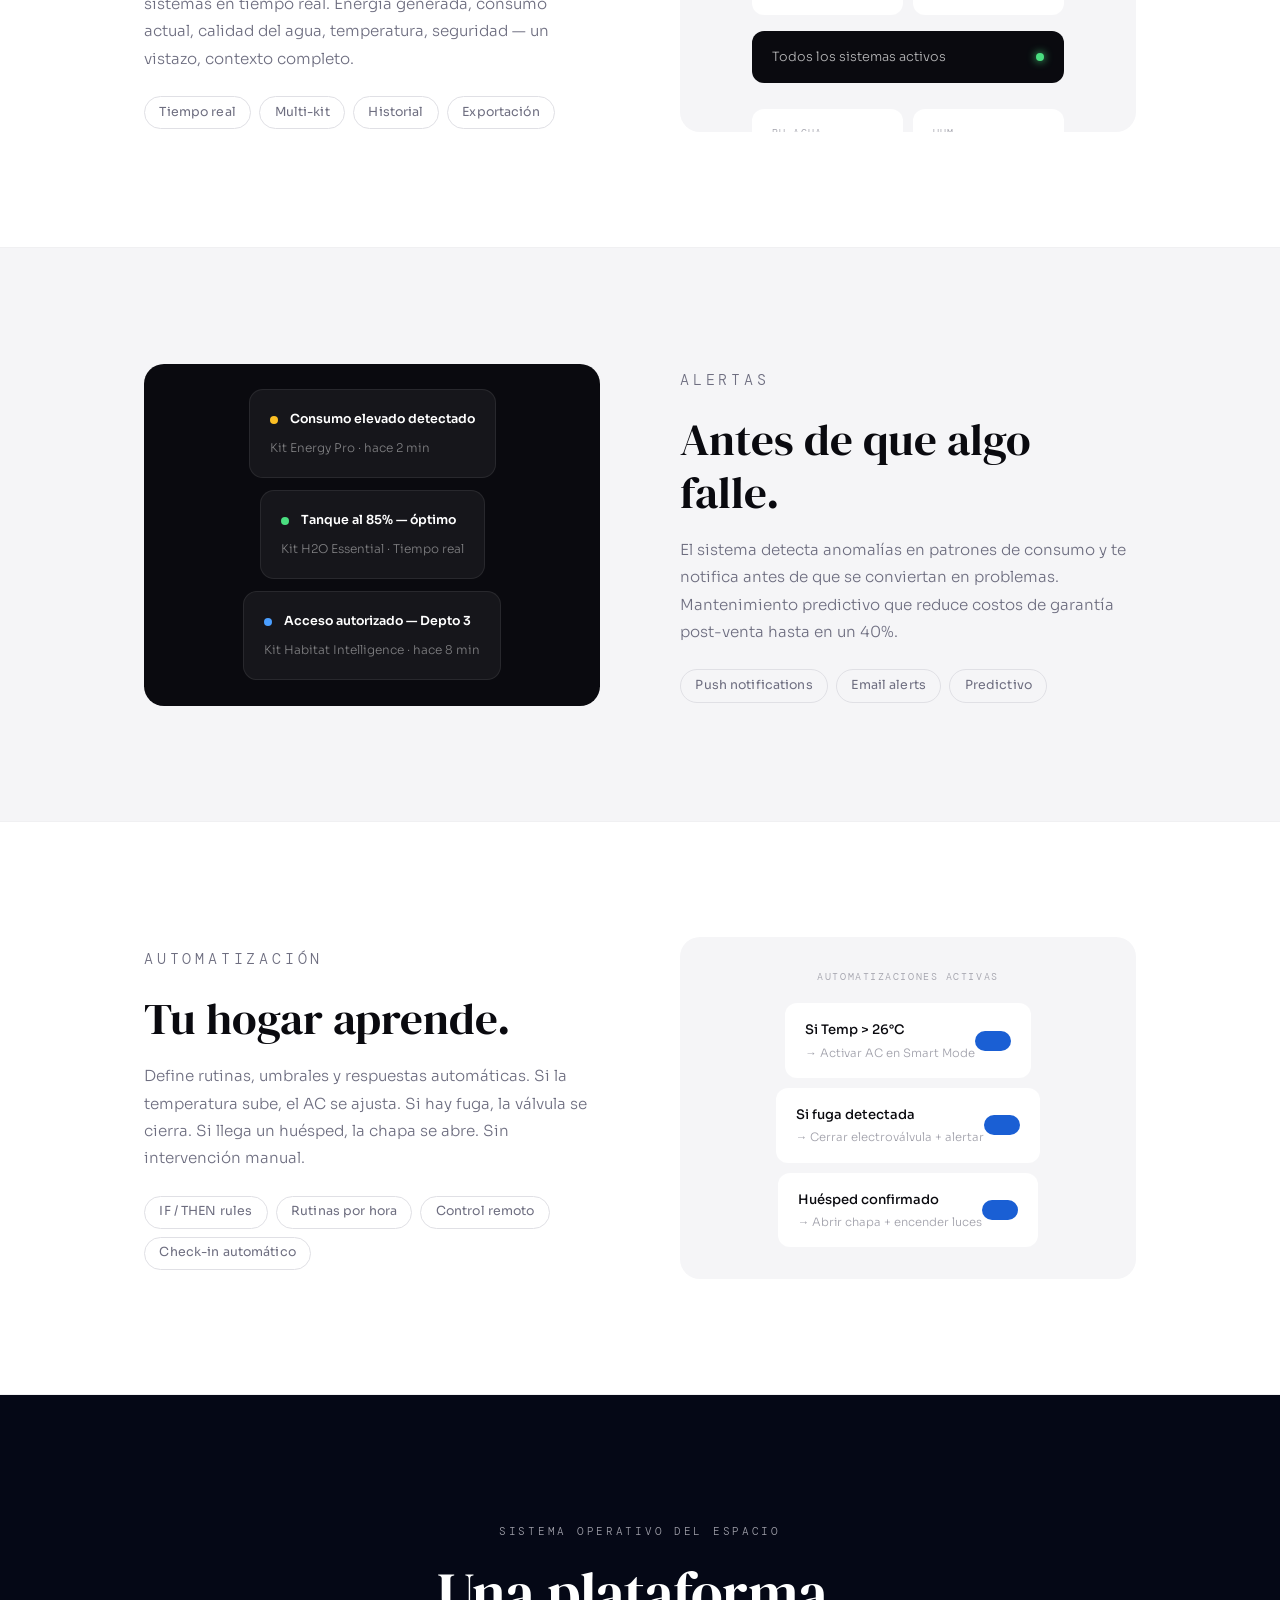
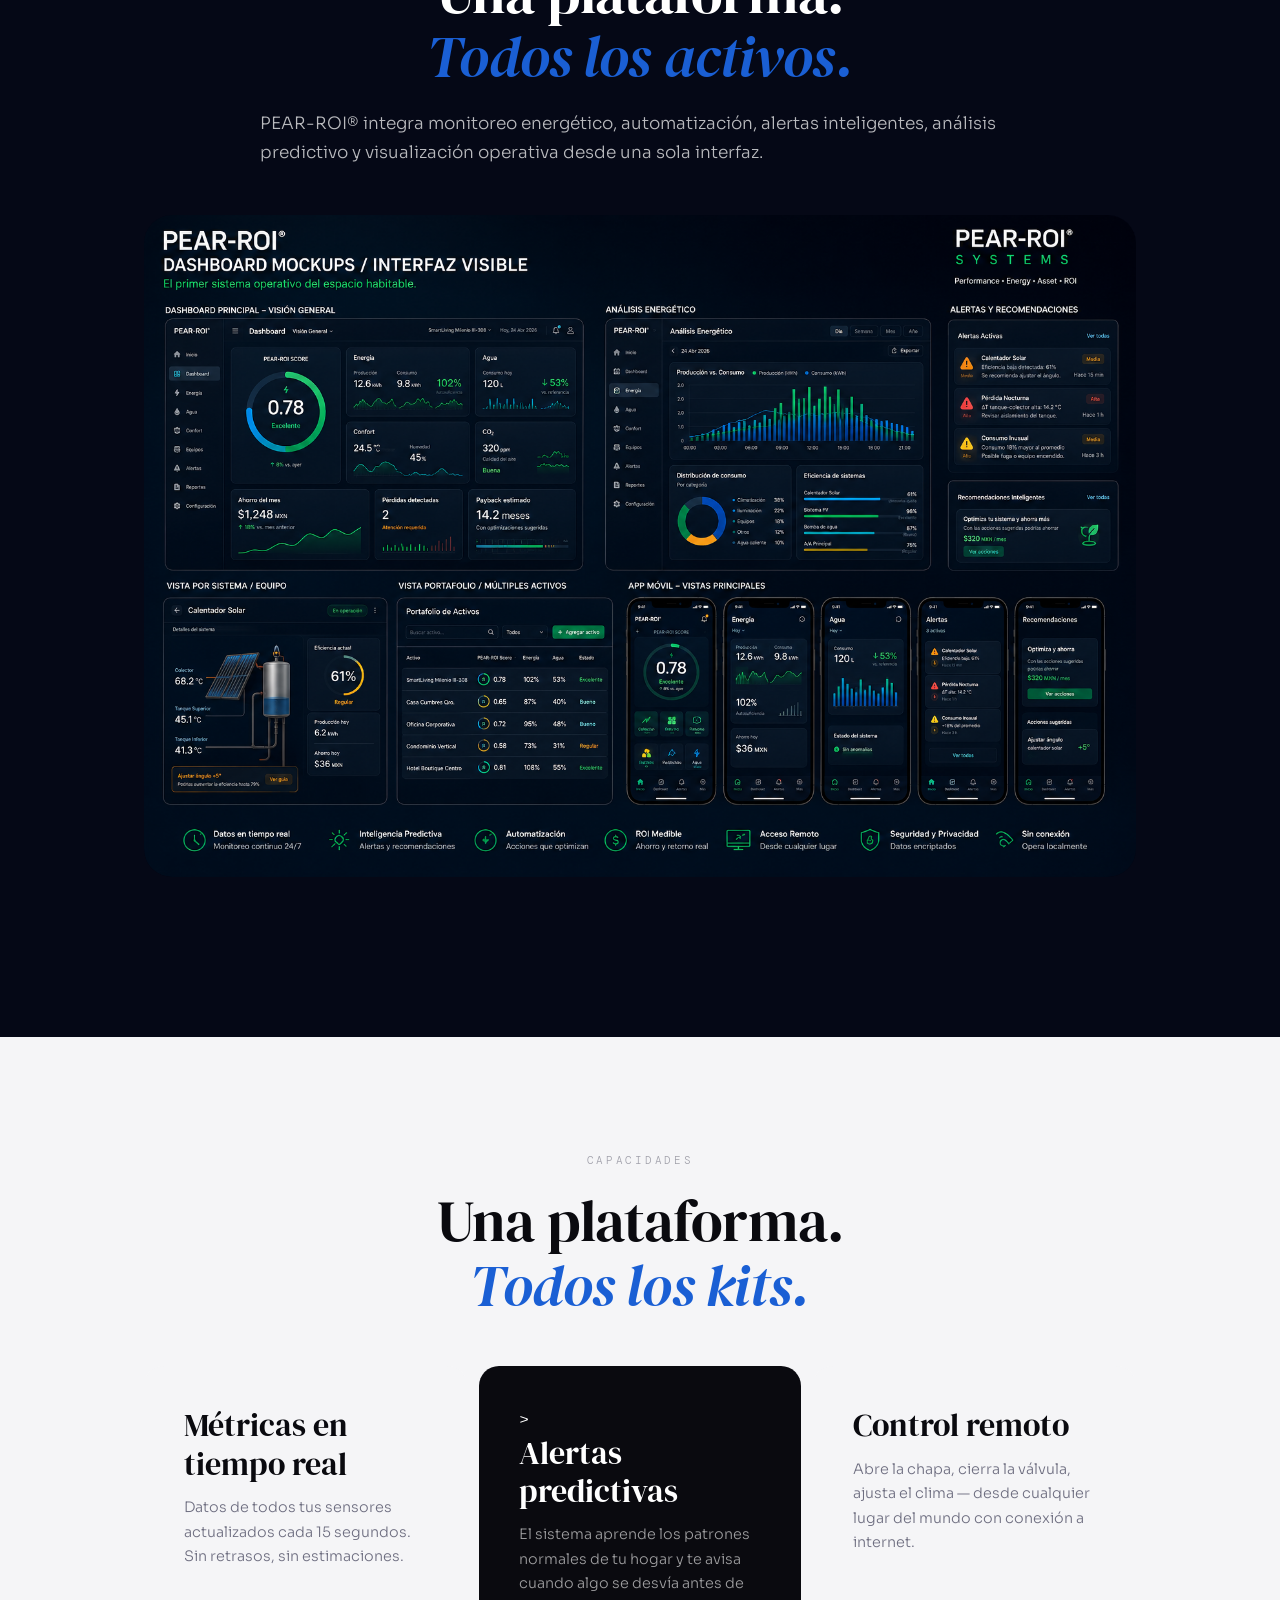
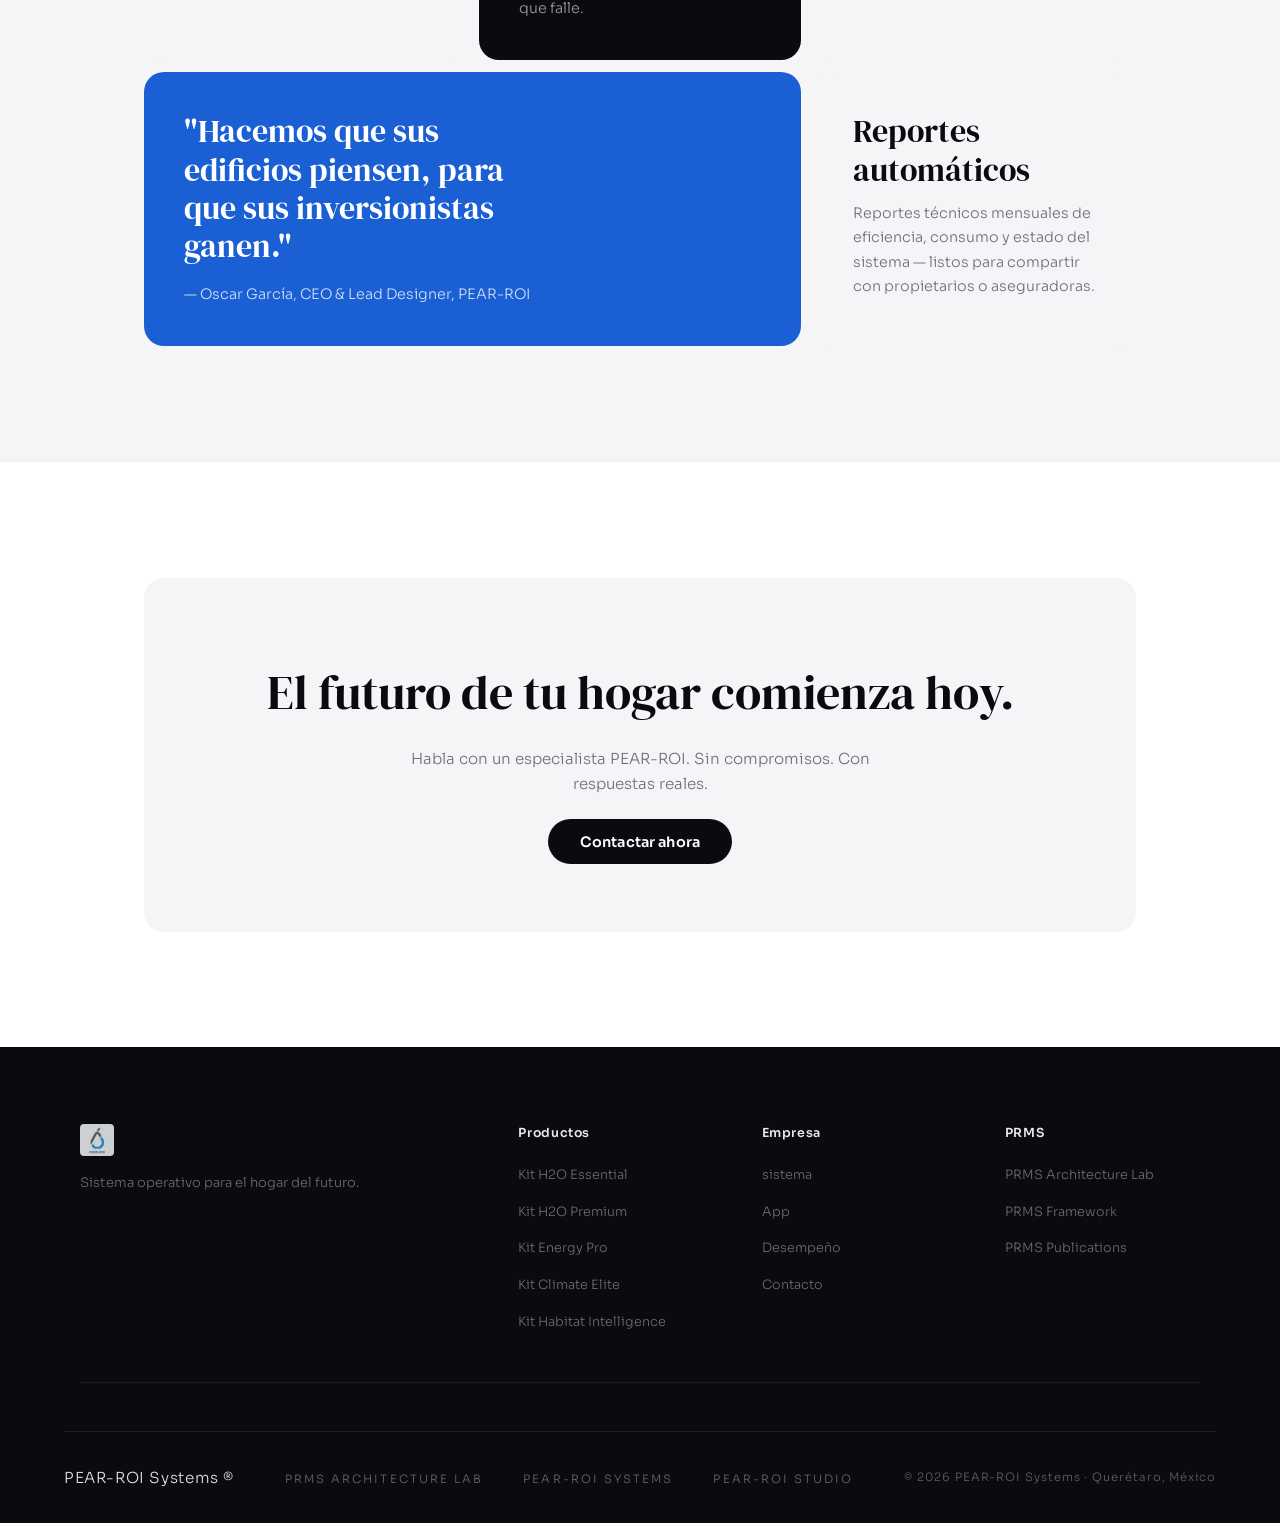
<file: app.html>
<!DOCTYPE html>
<html lang="es">
<head>
  <meta charset="UTF-8"/>
  <meta name="viewport" content="width=device-width, initial-scale=1.0"/>
  <title>App & Ecosistema — PEAR-ROI®</title>
  <meta name="description" content="La app PEAR-ROI centraliza todos tus kits en una interfaz clara. Control total desde cualquier lugar."/>
  <link rel="stylesheet" href="assets/style.css"/>
</head>
<body>

<nav id="site-nav"></nav>

<main>

  <!-- HERO -->
  <section class="hero">
    <p class="hero-eyebrow" data-t="app.eyebrow">App & Ecosistema</p>
    <h1>
      <span data-t="app.h1a">Un hogar que</span><br>
      <em data-t="app.h1b">te habla.</em>
    </h1>
    
    <!-- IMAGEN APP -->
<div class="hero-app-image">
  <img src="app.png" alt="PEAR-ROI App Dashboard">
</div>
<p class="hero-sub" data-t="app.sub">
  La app PEAR-ROI centraliza todos tus kits en una interfaz clara. 
</p>
    
    <p class="hero-sub" data-t="app.sub">
      Alertas en tiempo real, métricas de eficiencia y control total desde cualquier lugar.
    </p>
    <div class="hero-actions">
      <a href="product.html" class="btn-ghost" data-t="prod.all">Explorar sistema</a>
      <a href="contact.html" class="btn-primary" data-t="nav.cta">Comenzar</a>
    </div>
  </section>

  <div class="divider"></div>

  <!-- FEATURE 1: DASHBOARD -->
  <section class="section">
    <div class="container">
      <div class="feature-row reveal">
        <div class="feature-content">
          <p class="section-label" data-t="app.f1.label">Dashboard</p>
          <h2 data-t="app.f1.h2">Todo en una sola pantalla.</h2>
          <p data-t="app.f1.p">El dashboard de PEAR-ROI muestra el estado de todos tus sistemas en tiempo real. Energía generada, consumo actual, calidad del agua, temperatura, seguridad — un vistazo, contexto completo.</p>
          <div class="pill-list">
            <span class="pill">Tiempo real</span>
            <span class="pill">Multi-kit</span>
            <span class="pill">Historial</span>
            <span class="pill">Exportación</span>
          </div>
        </div>
        <div class="feature-visual" style="padding:2.5rem; background:var(--off-white); flex-direction:column;">
          <div class="app-screen" style="width:100%;">
            <div class="app-bar">
              <div class="app-bar-left">
                <h4>PEAR-ROI Home</h4>
                <span>Milenio III · En línea</span>
              </div>
              <div class="app-metric">0.78</div>
            </div>
            <div class="app-grid">
              <div class="app-tile">
                <div class="app-tile-label">Solar</div>
                <div class="app-tile-val green">5.2 kW</div>
              </div>
              <div class="app-tile">
                <div class="app-tile-label">Consumo</div>
                <div class="app-tile-val blue">2.1 kW</div>
              </div>
              <div class="app-tile">
                <div class="app-tile-label">Tanque</div>
                <div class="app-tile-val">85%</div>
              </div>
              <div class="app-tile">
                <div class="app-tile-label">Temp</div>
                <div class="app-tile-val">22°C</div>
              </div>
            </div>
            <div class="app-status">
              <span>Todos los sistemas activos</span>
              <div class="status-dot"></div>
            </div>
            <!-- Extra tiles -->
            <div class="app-grid" style="margin-top:10px;">
              <div class="app-tile">
                <div class="app-tile-label">pH Agua</div>
                <div class="app-tile-val green">7.2</div>
              </div>
              <div class="app-tile">
                <div class="app-tile-label">Hum</div>
                <div class="app-tile-val">45%</div>
              </div>
            </div>
          </div>
        </div>
      </div>
    </div>
  </section>

  <div class="divider"></div>

  <!-- FEATURE 2: ALERTS -->
  <section class="section" style="background:var(--off-white);">
    <div class="container">
      <div class="feature-row reverse reveal">
        <div class="feature-content">
          <p class="section-label" data-t="app.f2.label">Alertas</p>
          <h2 data-t="app.f2.h2">Antes de que algo falle.</h2>
          <p data-t="app.f2.p">El sistema detecta anomalías en patrones de consumo y te notifica antes de que se conviertan en problemas. Mantenimiento predictivo que reduce costos de garantía post-venta hasta en un 40%.</p>
          <div class="pill-list">
            <span class="pill">Push notifications</span>
            <span class="pill">Email alerts</span>
            <span class="pill">Predictivo</span>
          </div>
        </div>
        <div class="feature-visual" style="background:var(--black); padding:2.5rem; flex-direction:column; gap:12px;">
          <!-- Alert mockup -->
          <div style="background:rgba(255,255,255,0.05); border-radius:14px; padding:1.25rem; border:1px solid rgba(255,255,255,0.08);">
            <div style="display:flex; align-items:center; gap:0.75rem; margin-bottom:0.5rem;">
              <div style="width:8px;height:8px;border-radius:50%;background:#fbbf24;flex-shrink:0;"></div>
              <span style="font-size:0.78rem; font-weight:600; color:white;">Consumo elevado detectado</span>
            </div>
            <p style="font-size:0.75rem; color:rgba(255,255,255,0.45); margin:0;">Kit Energy Pro · hace 2 min</p>
          </div>
          <div style="background:rgba(255,255,255,0.05); border-radius:14px; padding:1.25rem; border:1px solid rgba(255,255,255,0.08);">
            <div style="display:flex; align-items:center; gap:0.75rem; margin-bottom:0.5rem;">
              <div style="width:8px;height:8px;border-radius:50%;background:#4ade80;flex-shrink:0;"></div>
              <span style="font-size:0.78rem; font-weight:600; color:white;">Tanque al 85% — óptimo</span>
            </div>
            <p style="font-size:0.75rem; color:rgba(255,255,255,0.45); margin:0;">Kit H2O Essential · Tiempo real</p>
          </div>
          <div style="background:rgba(255,255,255,0.05); border-radius:14px; padding:1.25rem; border:1px solid rgba(255,255,255,0.08);">
            <div style="display:flex; align-items:center; gap:0.75rem; margin-bottom:0.5rem;">
              <div style="width:8px;height:8px;border-radius:50%;background:#4a9eff;flex-shrink:0;"></div>
              <span style="font-size:0.78rem; font-weight:600; color:white;">Acceso autorizado — Depto 3</span>
            </div>
            <p style="font-size:0.75rem; color:rgba(255,255,255,0.45); margin:0;">Kit Habitat Intelligence · hace 8 min</p>
          </div>
        </div>
      </div>
    </div>
  </section>

  <div class="divider"></div>

  <!-- FEATURE 3: AUTOMATION -->
  <section class="section">
    <div class="container">
      <div class="feature-row reveal">
        <div class="feature-content">
          <p class="section-label" data-t="app.f3.label">Automatización</p>
          <h2 data-t="app.f3.h2">Tu hogar aprende.</h2>
          <p data-t="app.f3.p">Define rutinas, umbrales y respuestas automáticas. Si la temperatura sube, el AC se ajusta. Si hay fuga, la válvula se cierra. Si llega un huésped, la chapa se abre. Sin intervención manual.</p>
          <div class="pill-list">
            <span class="pill">IF / THEN rules</span>
            <span class="pill">Rutinas por hora</span>
            <span class="pill">Control remoto</span>
            <span class="pill">Check-in automático</span>
          </div>
        </div>
        <div class="feature-visual" style="background:var(--off-white); padding:2.5rem; flex-direction:column; gap:10px;">
          <!-- Automation rules mockup -->
          <div style="font-family:var(--mono); font-size:0.65rem; letter-spacing:0.15em; text-transform:uppercase; color:var(--gray-400); margin-bottom:0.5rem;">Automatizaciones activas</div>
          <div style="background:var(--white); border-radius:12px; padding:1rem 1.25rem; display:flex; justify-content:space-between; align-items:center;">
            <div>
              <div style="font-size:0.82rem; font-weight:500; margin-bottom:0.2rem;">Si Temp > 26°C</div>
              <div style="font-size:0.72rem; color:var(--gray-400);">→ Activar AC en Smart Mode</div>
            </div>
            <div style="width:36px;height:20px;background:var(--accent);border-radius:100px;"></div>
          </div>
          <div style="background:var(--white); border-radius:12px; padding:1rem 1.25rem; display:flex; justify-content:space-between; align-items:center;">
            <div>
              <div style="font-size:0.82rem; font-weight:500; margin-bottom:0.2rem;">Si fuga detectada</div>
              <div style="font-size:0.72rem; color:var(--gray-400);">→ Cerrar electroválvula + alertar</div>
            </div>
            <div style="width:36px;height:20px;background:var(--accent);border-radius:100px;"></div>
          </div>
          <div style="background:var(--white); border-radius:12px; padding:1rem 1.25rem; display:flex; justify-content:space-between; align-items:center;">
            <div>
              <div style="font-size:0.82rem; font-weight:500; margin-bottom:0.2rem;">Huésped confirmado</div>
              <div style="font-size:0.72rem; color:var(--gray-400);">→ Abrir chapa + encender luces</div>
            </div>
            <div style="width:36px;height:20px;background:var(--accent);border-radius:100px;"></div>
          </div>
        </div>
      </div>
    </div>
  </section>

  <div class="divider"></div>

  <!-- INTERFAZ COMPLETA -->
<section class="section interface-section">
  <div class="container">

    <div class="interface-header reveal">
      <p class="section-label center">
        Sistema operativo del espacio
      </p>

      <h2 class="display center" style="margin-bottom:1.25rem;">
        Una plataforma.<br>
        <em>Todos los activos.</em>
      </h2>

      <p class="center interface-copy">
        PEAR-ROI® integra monitoreo energético, automatización,
        alertas inteligentes, análisis predictivo y visualización
        operativa desde una sola interfaz.
      </p>
    </div>

   <div class="interface-image-wrap reveal">
  <img
    src="interfaz.png"
    alt="PEAR-ROI Dashboard Interface"
    class="dashboard-full-image"
  />

</div>

  </div>
</section>

  <!-- BENTO: app capabilities -->
  <section class="section" style="background:var(--off-white);">
    <div class="container">
      <p class="section-label center">Capacidades</p>
      <h2 class="display center" style="margin-bottom:3rem;">Una plataforma.<br><em>Todos los kits.</em></h2>
      <div class="bento bento-3 reveal">
        <div class="bento-card">
          
          <h3>Métricas en tiempo real</h3>
          <p>Datos de todos tus sensores actualizados cada 15 segundos. Sin retrasos, sin estimaciones.</p>
        </div>
        <div class="bento-card dark">
          >
          <h3>Alertas predictivas</h3>
          <p>El sistema aprende los patrones normales de tu hogar y te avisa cuando algo se desvía antes de que falle.</p>
        </div>
        <div class="bento-card">
          
          <h3>Control remoto</h3>
          <p>Abre la chapa, cierra la válvula, ajusta el clima — desde cualquier lugar del mundo con conexión a internet.</p>
        </div>
        <div class="bento-card blue large">
          <h3 style="max-width:22ch;">"Hacemos que sus edificios piensen, para que sus inversionistas ganen."</h3>
          <p style="margin-top:1rem;">— Oscar García, CEO & Lead Designer, PEAR-ROI</p>
        </div>
        <div class="bento-card">
          
          <h3>Reportes automáticos</h3>
          <p>Reportes técnicos mensuales de eficiencia, consumo y estado del sistema — listos para compartir con propietarios o aseguradoras.</p>
        </div>
      </div>
    </div>
  </section>

  <div class="divider"></div>

  <!-- CTA -->
  <section class="section">
    <div class="container">
      <div class="cta-section reveal">
        <h2 data-t="home.cta.h2">El futuro de tu hogar comienza hoy.</h2>
        <p data-t="home.cta.p">Habla con un especialista PEAR-ROI. Sin compromisos. Con respuestas reales.</p>
        <a href="contact.html" class="btn-primary" data-t="home.cta.btn">Contactar ahora</a>
      </div>
    </div>
  </section>

</main>

 <!--  FOOTER -->  
<footer>
  <div style="max-width:var(--max); margin:0 auto;">
    <div class="footer-top">
      <div class="footer-brand">
        <img src="assets/logo.jpg"
             alt="PEAR-ROI"
             style="height:32px;width:auto;border-radius:4px;filter:none;">
        <p style="margin-top:1rem;" data-t="footer.tagline">
          Sistema operativo para el hogar del futuro.
        </p>
      </div>
      <div class="footer-col">
        <h4 data-t="footer.products">Productos</h4>
        <ul>
          <li><a href="product.html">Kit H2O Essential</a></li>
          <li><a href="product.html">Kit H2O Premium</a></li>
          <li><a href="product.html">Kit Energy Pro</a></li>
          <li><a href="product.html">Kit Climate Elite</a></li>
          <li><a href="product.html">Kit Habitat Intelligence</a></li>
        </ul>
      </div>
      <div class="footer-col">
        <h4>Empresa</h4>
        <ul>
          <li><a href="product.html">sistema</a></li>
          <li><a href="app.html">App</a></li>
          <li><a href="technology.html">Desempeño</a></li>
          <li><a href="contact.html">Contacto</a></li>
        </ul>
      </div>
      <div class="footer-col">
        <h4>PRMS</h4>
        <ul>
          <li><a href="https://prms.systems" target="_blank">
            PRMS Architecture Lab
          </a></li>
          <li><a href="https://prms.systems/framework" target="_blank">
            PRMS Framework
          </a></li>
          <li><a href="https://prms.systems/publications" target="_blank">
            PRMS Publications
          </a></li>
        </ul>
      </div>
    </div>
  </div>

  <!-- ECOSYSTEM FOOTER -->

  <div class="ecosystem-footer">
    <span class="ecosystem-brand">
      PEAR-ROI Systems ®
    </span>
    <ul class="ecosystem-links">
      <li>
        <a href="https://prms.systems" target="_blank">
          PRMS Architecture Lab
        </a>
      </li>
      <li>
        <a href="https://pear-roi.com" target="_blank">
          PEAR-ROI Systems
        </a>
      </li>
      <li>
        <a href="https://pear-roi.com/studio" target="_blank">
          PEAR-ROI Studio
        </a>
      </li>
    </ul>
    <span class="ecosystem-copy">
      © 2026 PEAR-ROI Systems · Querétaro, México
    </span>
  </div>
</footer>

<script src="assets/nav.js"></script>
</body>
</html>
</file>
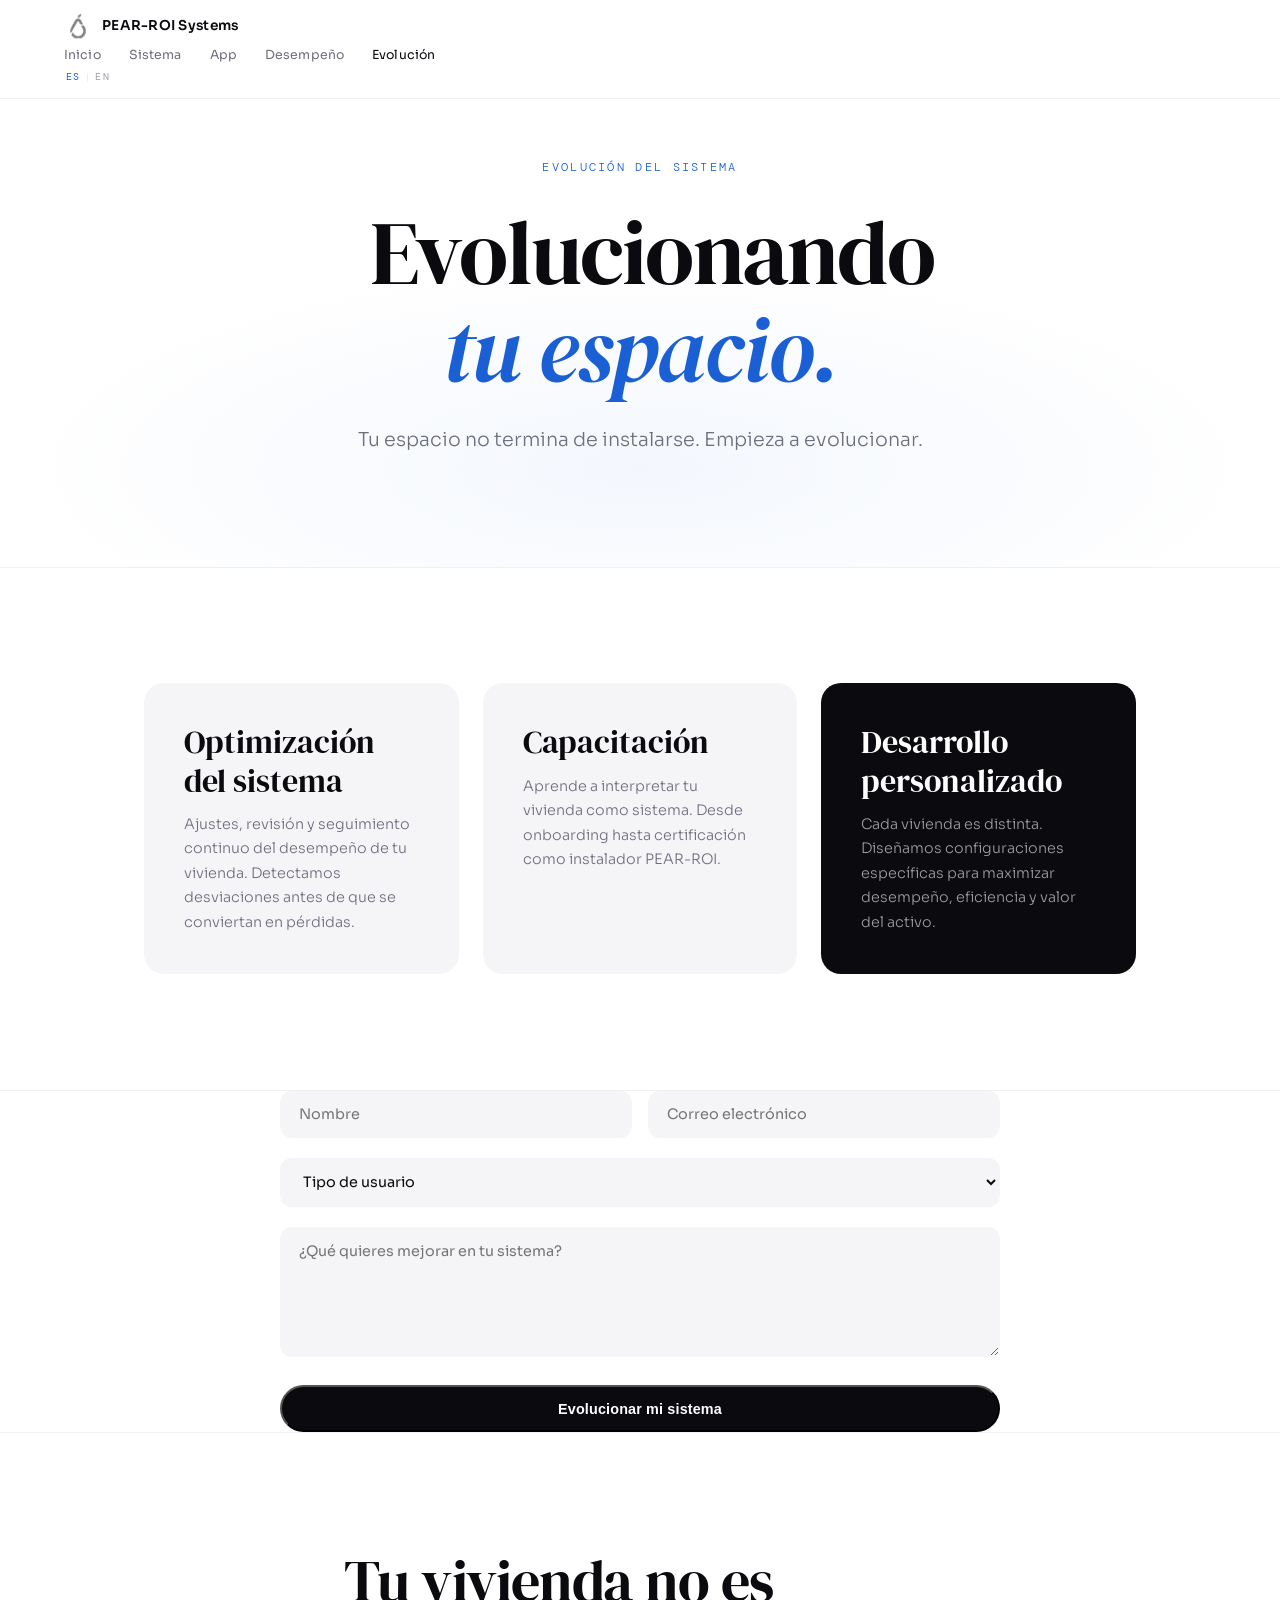
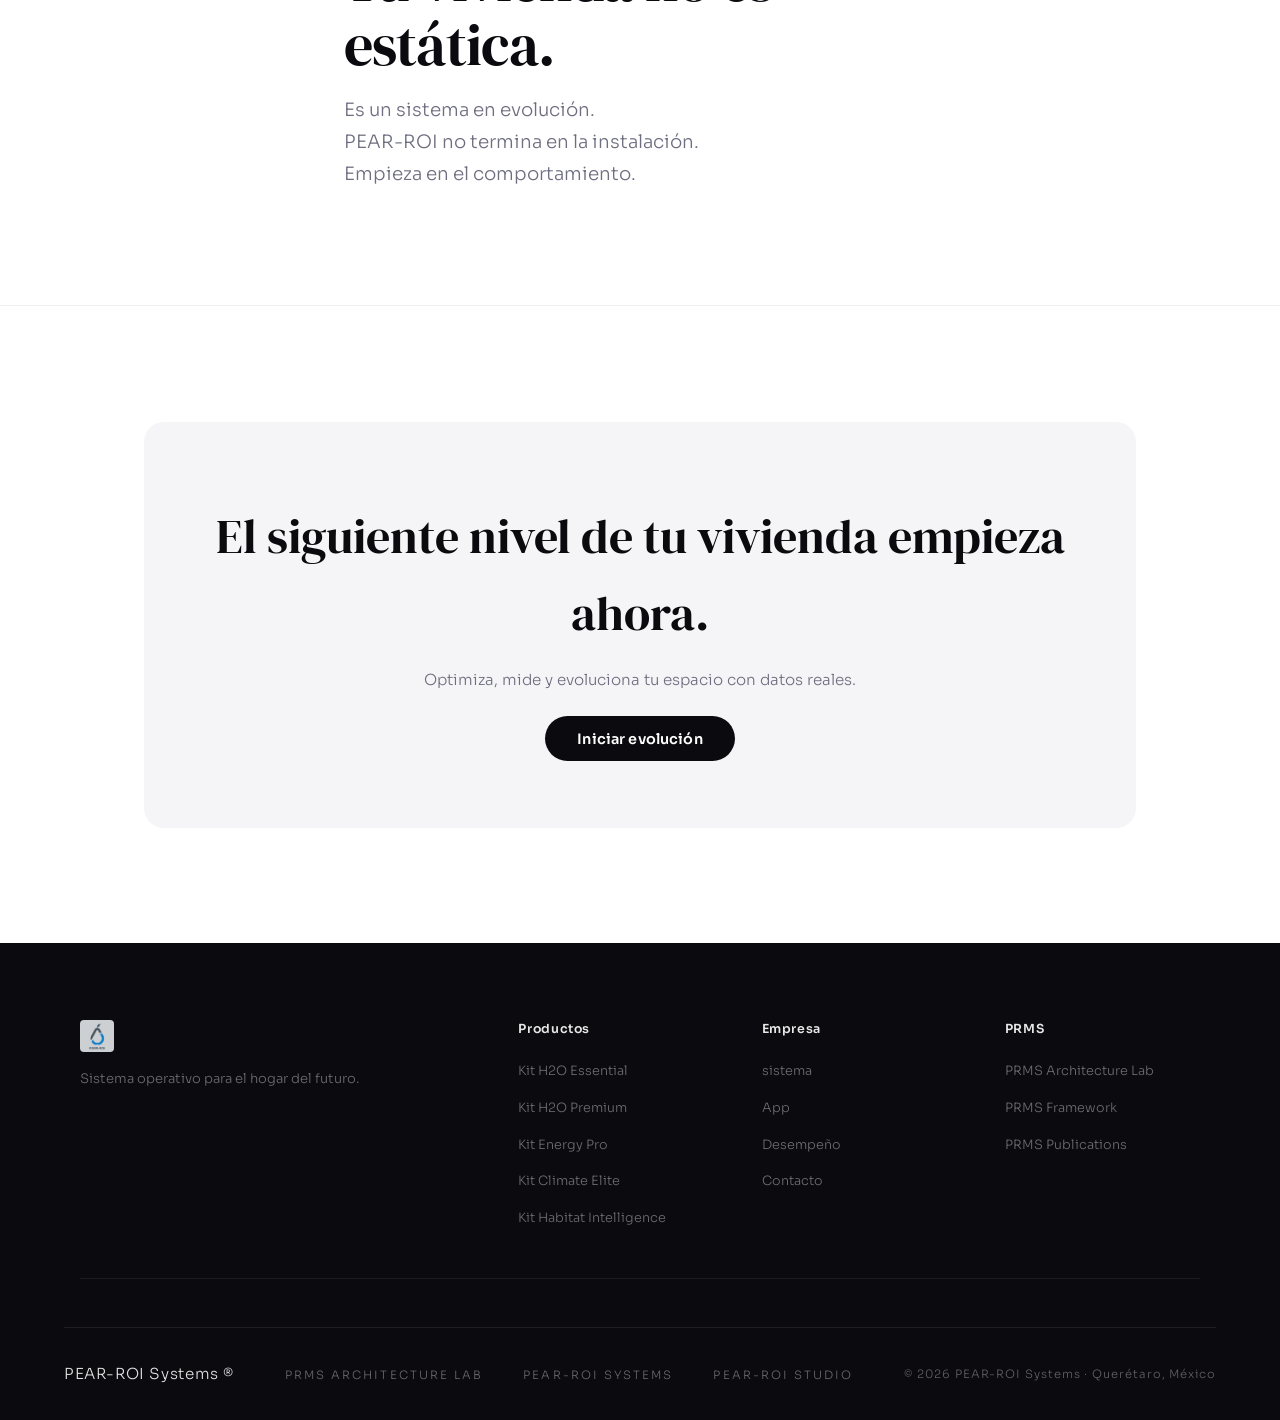
<file: contact.html>
<!DOCTYPE html>
<html lang="es">
<head>
  <meta charset="UTF-8"/>
  <meta name="viewport" content="width=device-width, initial-scale=1.0"/>
  <title>Evolución del sistema — PEAR-ROI®</title>
  <meta name="description" content="Tu espacio no termina de instalarse. Empieza a evolucionar con PEAR-ROI."/>
  <link rel="stylesheet" href="assets/style.css"/>
</head>
<body>

<nav id="site-nav"></nav>

<main>

  <!-- HERO -->
  <section class="hero" style="min-height:55svh;">
    <p class="hero-eyebrow">Evolución del sistema</p>

    <h1>
      Evolucionando<br>
      <em>tu espacio.</em>
    </h1>

    <p class="hero-sub">
      Tu espacio no termina de instalarse. Empieza a evolucionar.
    </p>
  </section>

  <div class="divider"></div>

  <!-- BLOQUES PRINCIPALES -->
  <section class="section">
    <div class="container">

      <div style="display:grid; grid-template-columns:repeat(auto-fit,minmax(260px,1fr)); gap:1.5rem;">

        <!-- SOPORTE REDEFINIDO -->
        <div class="bento-card">
          <h3>Optimización del sistema</h3>
          <p>
            Ajustes, revisión y seguimiento continuo del desempeño de tu vivienda.
            Detectamos desviaciones antes de que se conviertan en pérdidas.
          </p>
        </div>

        <!-- CAPACITACIÓN -->
        <div class="bento-card">
          <h3>Capacitación</h3>
          <p>
            Aprende a interpretar tu vivienda como sistema.
            Desde onboarding hasta certificación como instalador PEAR-ROI.
          </p>
        </div>

        <!-- CONTACTO REDEFINIDO -->
        <div class="bento-card dark">
          <h3>Desarrollo personalizado</h3>
          <p>
            Cada vivienda es distinta. Diseñamos configuraciones específicas para maximizar desempeño, eficiencia y valor del activo.
          </p>
        </div>

      </div>

    </div>
  </section>

  <div class="divider"></div>

  <!-- FORMULARIO (RECONTEXTUALIZADO) -->
<div style="max-width:720px; margin:0 auto;">
<form action="https://formsubmit.co/PEAR.atencion@gmail.com" method="POST">

  <!-- Configuración -->
  <input type="hidden" name="_subject" value="Nueva solicitud PEAR-ROI">
  <input type="hidden" name="_captcha" value="false">
  <input type="hidden" name="_template" value="table">
  <div class="form-row">
    <div class="form-group">
      <input 
        type="text"
        name="Nombre"
        placeholder="Nombre"
        required
      >
    </div>
    <div class="form-group">
      <input 
        type="email"
        name="Correo"
        placeholder="Correo electrónico"
        required
      >
    </div>
  </div>
  <div class="form-group">
    <select name="Tipo de usuario" required>

      <option value="" disabled selected>
        Tipo de usuario
      </option>
      <option>Propietario</option>
      <option>Desarrollador</option>
      <option>Distribuidor</option>
      <option>Instalador</option>

    </select>
  </div>
  <div class="form-group">
    <textarea
      name="Mensaje"
      placeholder="¿Qué quieres mejorar en tu sistema?"
    ></textarea>
  </div>
  <button 
    type="submit"
    class="btn-primary"
    style="width:100%;"
  >
    Evolucionar mi sistema
  </button>

</form>

      <div id="form-thanks" style="display:none; text-align:center; padding:3rem; background:var(--off-white); border-radius:var(--radius); margin-top:1rem;">
        <h3>Solicitud recibida</h3>
        <p>Un especialista analizará tu sistema y te contactará.</p>
      </div>

    </div>
  </section>

  <div class="divider"></div>

  <!-- MENSAJE SISTEMA -->
  <section class="section">
    <div class="container center" style="max-width:720px;">
      
      <h2 class="display">
        Tu vivienda no es estática.
      </h2>

      <p class="lead">
        Es un sistema en evolución.<br>
        PEAR-ROI no termina en la instalación.<br>
        Empieza en el comportamiento.
      </p>

    </div>
  </section>

  <div class="divider"></div>

  <!-- CTA FINAL -->
  <section class="section">
    <div class="container">
      <div class="cta-section reveal">
        <h2>El siguiente nivel de tu vivienda empieza ahora.</h2>
        <p>Optimiza, mide y evoluciona tu espacio con datos reales.</p>
        <a href="#" class="btn-primary">Iniciar evolución</a>
      </div>
    </div>
  </section>

</main>

 <!--  FOOTER -->  
<footer>
  <div style="max-width:var(--max); margin:0 auto;">
    <div class="footer-top">
      <div class="footer-brand">
        <img src="assets/logo.jpg"
             alt="PEAR-ROI"
             style="height:32px;width:auto;border-radius:4px;filter:none;">
        <p style="margin-top:1rem;" data-t="footer.tagline">
          Sistema operativo para el hogar del futuro.
        </p>
      </div>
      <div class="footer-col">
        <h4 data-t="footer.products">Productos</h4>
        <ul>
          <li><a href="product.html">Kit H2O Essential</a></li>
          <li><a href="product.html">Kit H2O Premium</a></li>
          <li><a href="product.html">Kit Energy Pro</a></li>
          <li><a href="product.html">Kit Climate Elite</a></li>
          <li><a href="product.html">Kit Habitat Intelligence</a></li>
        </ul>
      </div>
      <div class="footer-col">
        <h4>Empresa</h4>
        <ul>
          <li><a href="product.html">sistema</a></li>
          <li><a href="app.html">App</a></li>
          <li><a href="technology.html">Desempeño</a></li>
          <li><a href="contact.html">Contacto</a></li>
        </ul>
      </div>
      <div class="footer-col">
        <h4>PRMS</h4>
        <ul>
          <li><a href="https://prms.systems" target="_blank">
            PRMS Architecture Lab
          </a></li>
          <li><a href="https://prms.systems/framework" target="_blank">
            PRMS Framework
          </a></li>
          <li><a href="https://prms.systems/publications" target="_blank">
            PRMS Publications
          </a></li>
        </ul>
      </div>
    </div>
  </div>

  <!-- ECOSYSTEM FOOTER -->

  <div class="ecosystem-footer">
    <span class="ecosystem-brand">
      PEAR-ROI Systems ®
    </span>
    <ul class="ecosystem-links">
      <li>
        <a href="https://prms.systems" target="_blank">
          PRMS Architecture Lab
        </a>
      </li>
      <li>
        <a href="https://pear-roi.com" target="_blank">
          PEAR-ROI Systems
        </a>
      </li>
      <li>
        <a href="https://pear-roi.com/studio" target="_blank">
          PEAR-ROI Studio
        </a>
      </li>
    </ul>
    <span class="ecosystem-copy">
      © 2026 PEAR-ROI Systems · Querétaro, México
    </span>
  </div>
</footer>

<script src="assets/nav.js"></script>

</body>
</html>
</file>
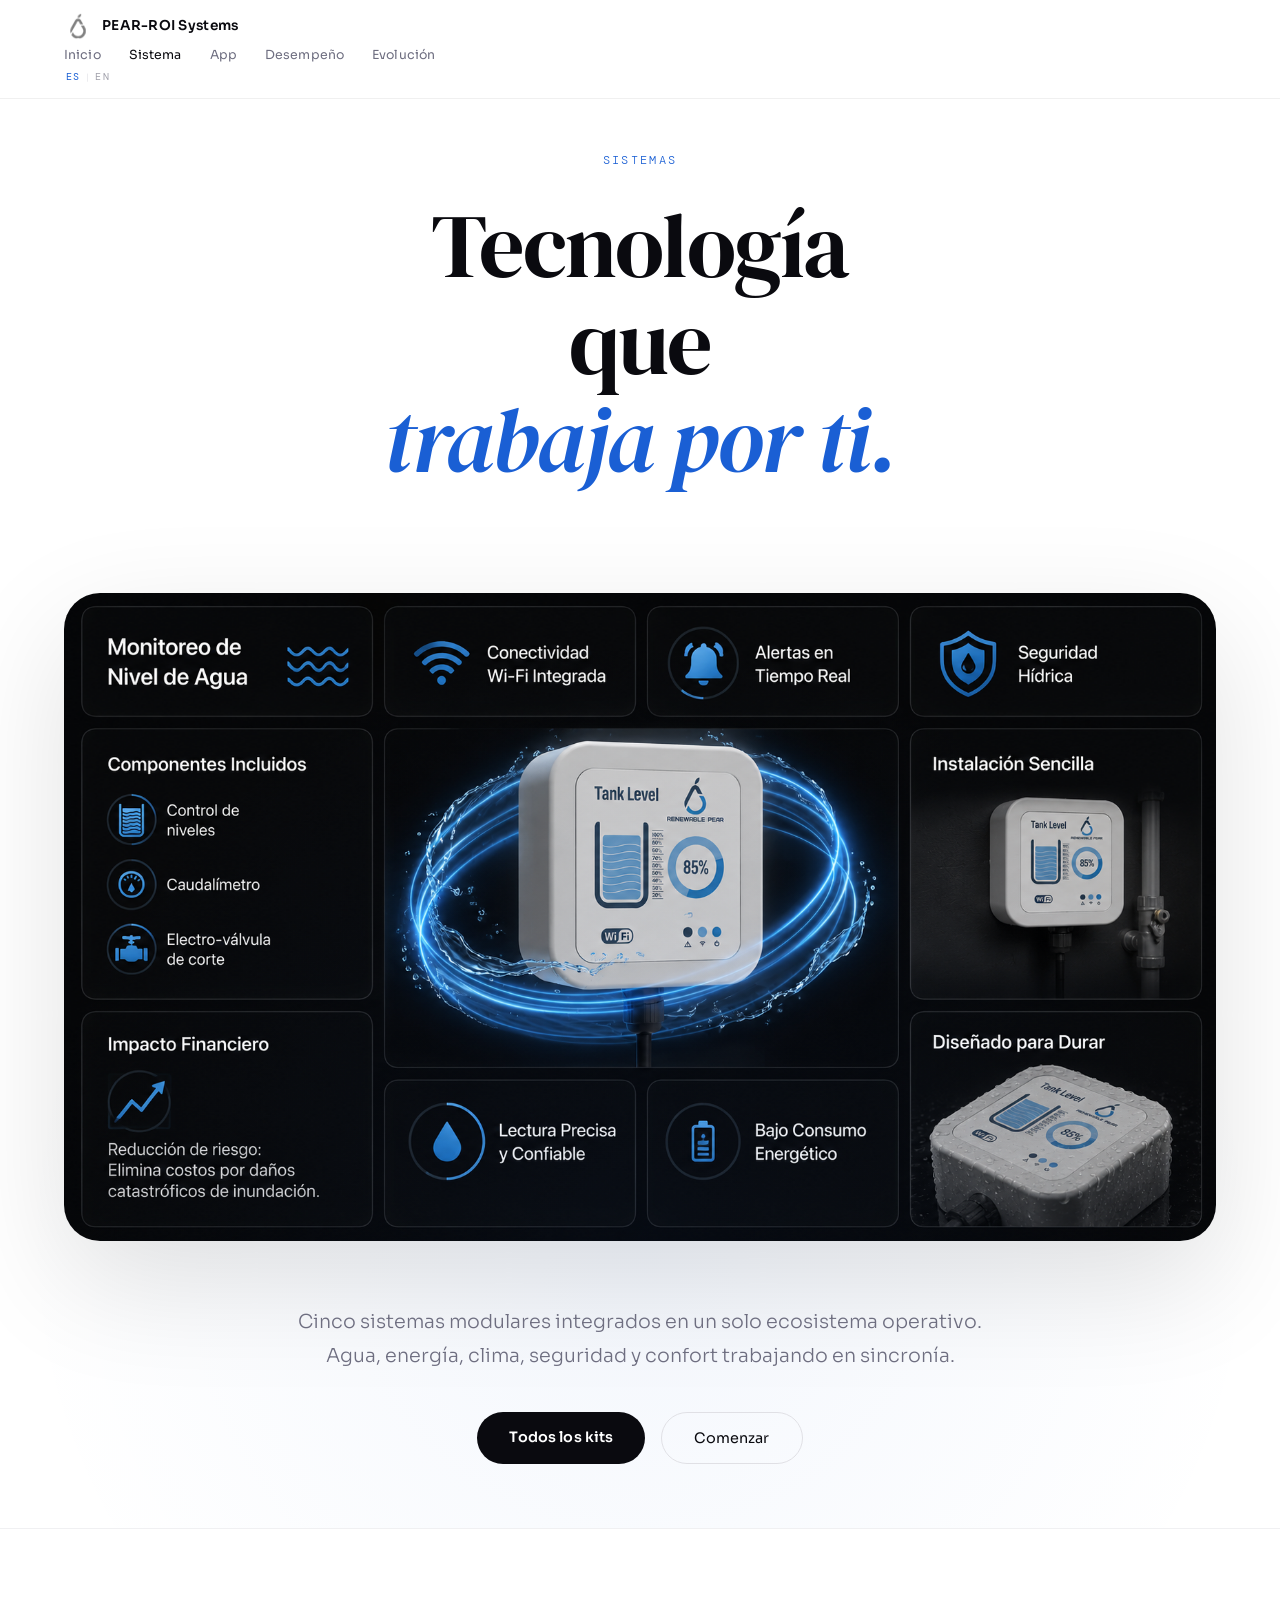
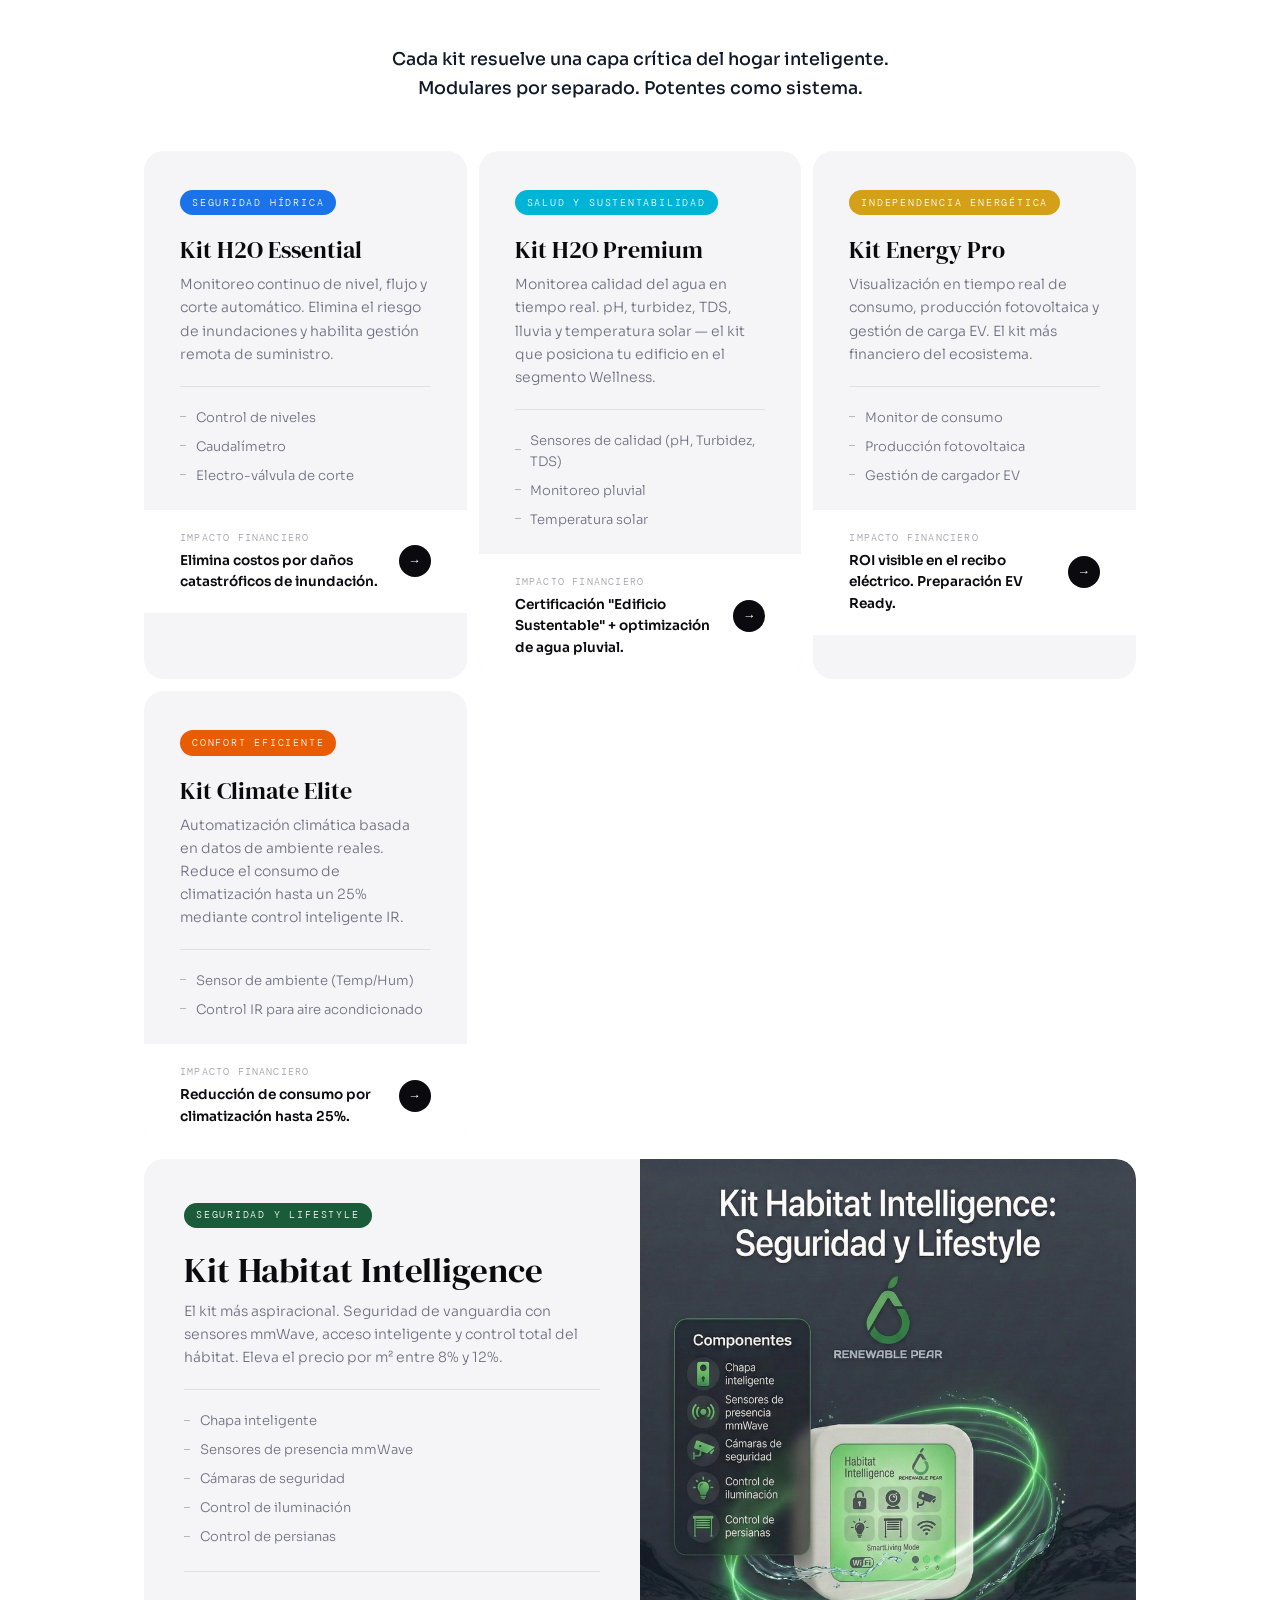
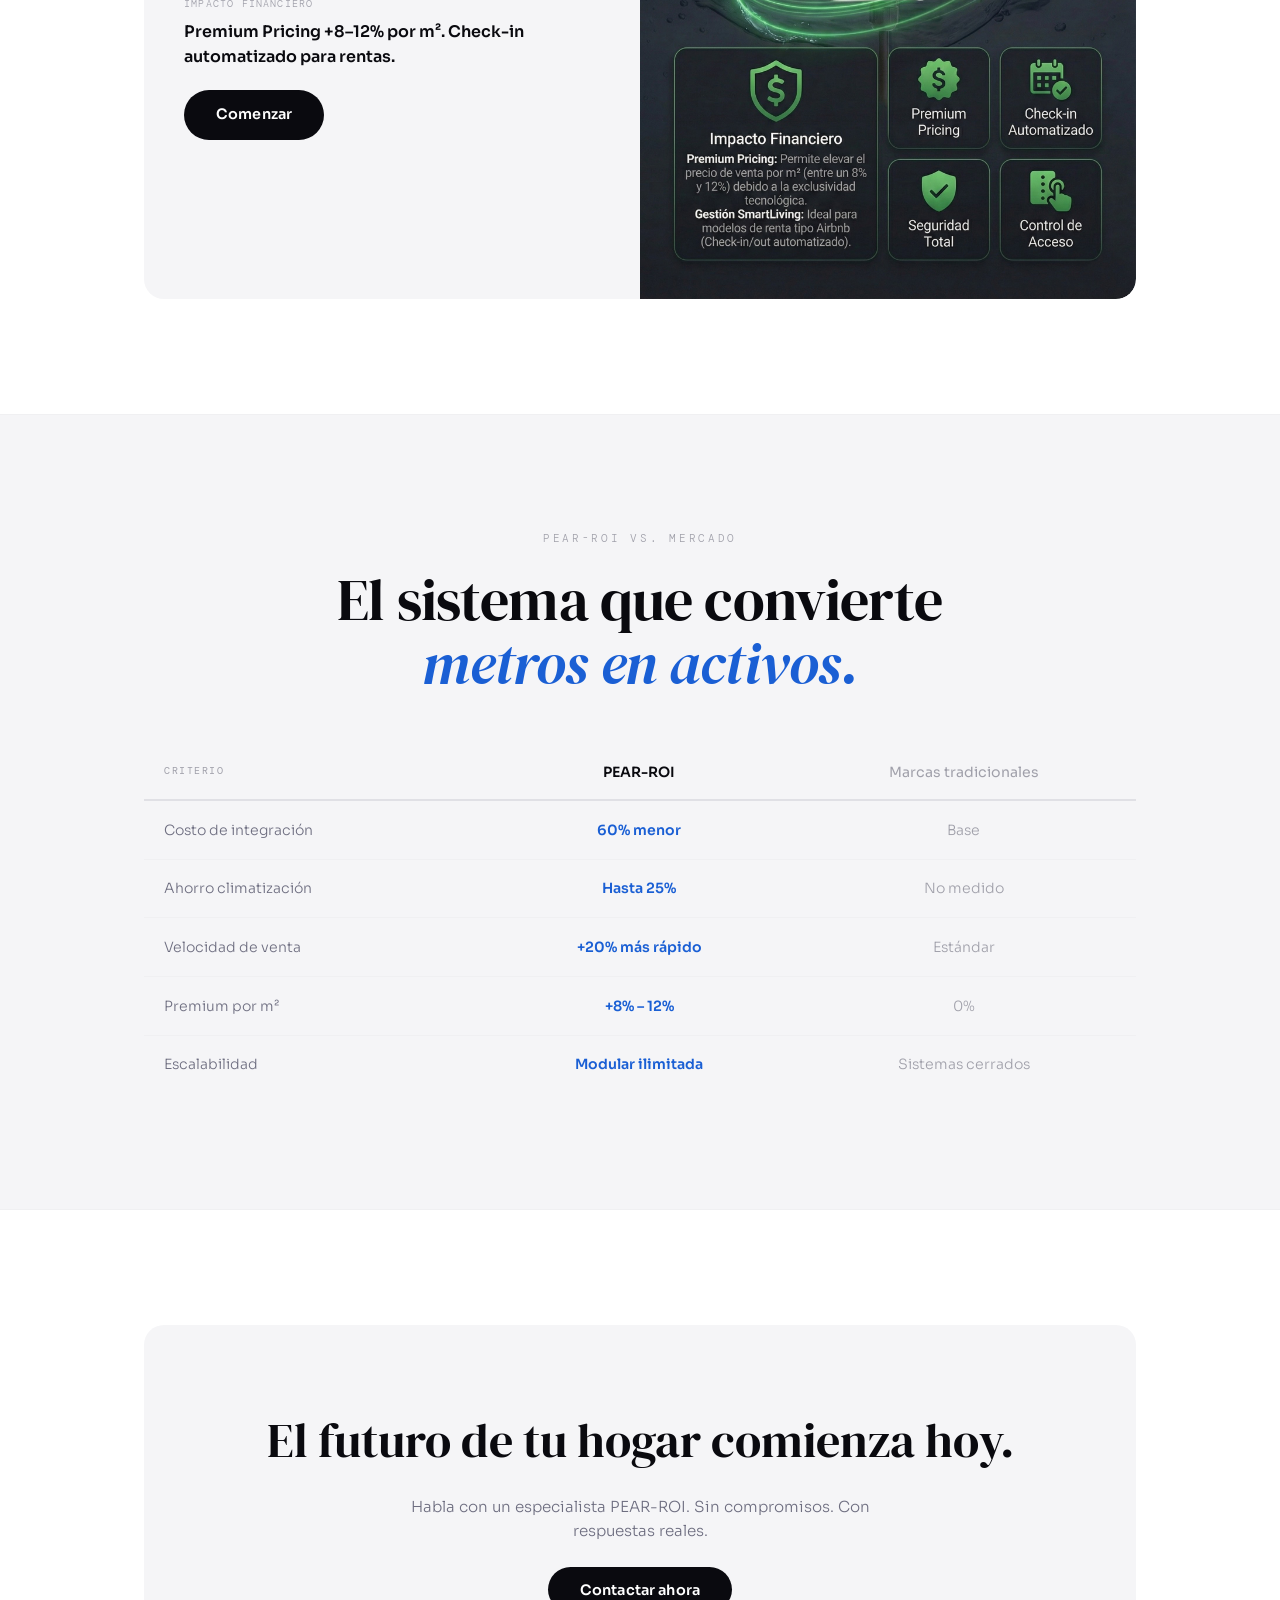
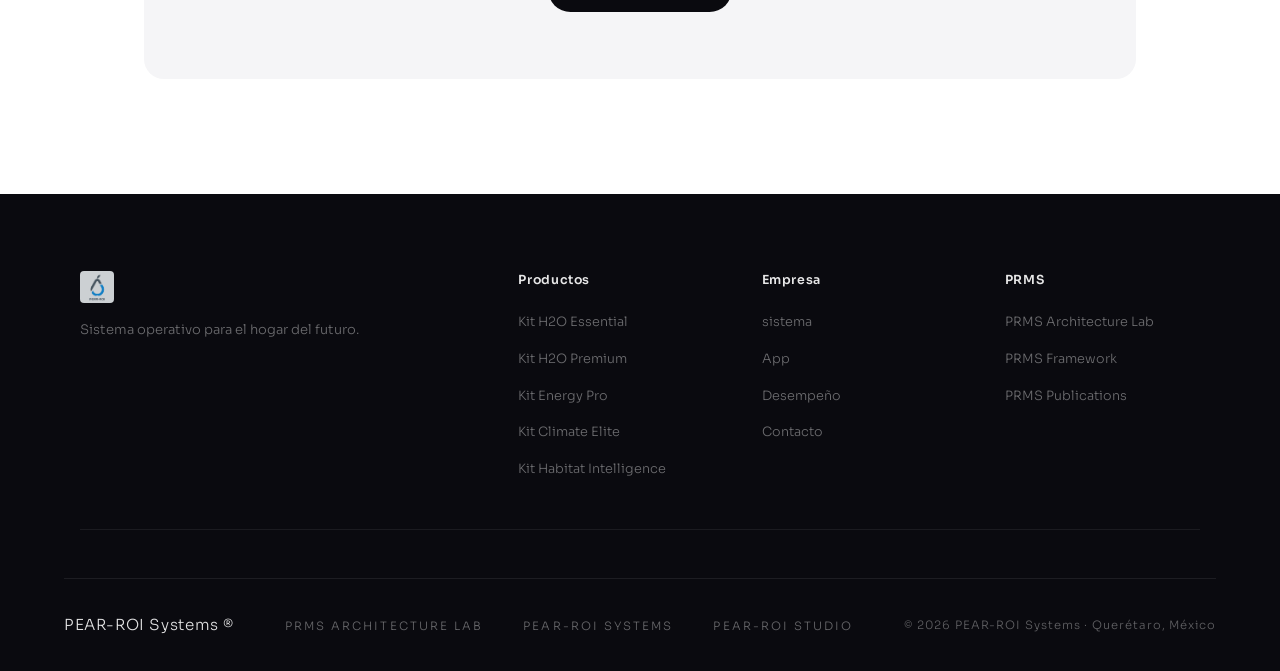
<file: product.html>
<!DOCTYPE html>
<html lang="es">
<head>
  <meta charset="UTF-8"/>
  <meta name="viewport" content="width=device-width, initial-scale=1.0"/>
  <title>Sensores & Kits — PEAR-ROI®</title>
  <meta name="description" content="Un ecosistema que interpreta energía, agua, clima y comportamiento para optimizar cómo habitas tu vivienda."/>
  <link rel="stylesheet" href="assets/style.css"/>
</head>
<body>

<nav id="site-nav"></nav>

<main>

  <!-- HERO -->
  <section class="hero">
    <p class="hero-eyebrow" data-t="prod.eyebrow">Sistemas</p>
   <h1>
  <span data-t="prod.h1a">Un sistema</span><br>
  <em data-t="prod.h1b">que entiende tu espacio.</em>
</h1>
<div class="product-hero-image">
  <img src="kit-h20.png" alt="Kit H2O Essential">
</div>
<p class="hero-sub" data-t="prod.sub">
  Un ecosistema que interpreta energía, agua, clima y comportamiento para optimizar cómo habitas tu vivienda.
</p>
    <div class="hero-actions">
      <a href="#kits" class="btn-primary" data-t="prod.all">Explorar sistema</a>
      <a href="contact.html" class="btn-ghost" data-t="nav.cta">Comenzar</a>
    </div>
  </section>

  <div class="divider"></div>

  <!-- ══ ALL 5 KITS ═══════════════════════════════════════════════════════ -->
  <section class="section" id="kits">
    <div class="container">

<div class="kits-intro reveal">
  <p class="kits-intro-text">
    Cada kit resuelve una capa crítica del hogar inteligente.<br>
    Modulares por separado. Potentes como sistema.
  </p>
</div>

      <div class="kit-grid">

        <!-- KIT 1: H2O Essential -->
        <div class="kit-card kit-h2o-e reveal">
          <div class="kit-card-header">
            <span class="kit-tag" data-t="kit.h2oe.sub">Seguridad Hídrica</span>
            <h3 data-t="kit.h2oe.name">Kit H2O Essential</h3>
            <p class="kit-desc" data-t="kit.h2oe.desc">Monitoreo continuo de nivel, flujo y corte automático. Elimina el riesgo de inundaciones y habilita gestión remota de suministro.</p>
            <ul class="kit-components">
              <li data-t="kit.h2oe.c1">Control de niveles</li>
              <li data-t="kit.h2oe.c2">Caudalímetro</li>
              <li data-t="kit.h2oe.c3">Electro-válvula de corte</li>
            </ul>
          </div>
          <div class="kit-roi">
            <div>
              <div class="kit-roi-label" data-t="prod.roi.label">Impacto Financiero</div>
              <div class="kit-roi-val" data-t="kit.h2oe.roi">Elimina costos por daños catastróficos de inundación.</div>
            </div>
            <a href="contact.html" class="kit-arrow">→</a>
          </div>
        </div>

        <!-- KIT 2: H2O Premium -->
        <div class="kit-card kit-h2o-p reveal">
          <div class="kit-card-header">
            <span class="kit-tag" data-t="kit.h2op.sub">Salud y Sustentabilidad</span>
            <h3 data-t="kit.h2op.name">Kit H2O Premium</h3>
            <p class="kit-desc" data-t="kit.h2op.desc">Monitorea calidad del agua en tiempo real. pH, turbidez, TDS, lluvia y temperatura solar — el kit que posiciona tu edificio en el segmento Wellness.</p>
            <ul class="kit-components">
              <li data-t="kit.h2op.c1">Sensores de calidad (pH, Turbidez, TDS)</li>
              <li data-t="kit.h2op.c2">Monitoreo pluvial</li>
              <li data-t="kit.h2op.c3">Temperatura solar</li>
            </ul>
          </div>
          <div class="kit-roi">
            <div>
              <div class="kit-roi-label" data-t="prod.roi.label">Impacto Financiero</div>
              <div class="kit-roi-val" data-t="kit.h2op.roi">Certificación "Edificio Sustentable" + optimización de agua pluvial.</div>
            </div>
            <a href="contact.html" class="kit-arrow">→</a>
          </div>
        </div>

        <!-- KIT 3: Energy Pro -->
        <div class="kit-card kit-energy reveal">
          <div class="kit-card-header">
            <span class="kit-tag" data-t="kit.energy.sub">Independencia Energética</span>
            <h3 data-t="kit.energy.name">Kit Energy Pro</h3>
            <p class="kit-desc" data-t="kit.energy.desc">Visualización en tiempo real de consumo, producción fotovoltaica y gestión de carga EV. El kit más financiero del ecosistema.</p>
            <ul class="kit-components">
              <li data-t="kit.energy.c1">Monitor de consumo</li>
              <li data-t="kit.energy.c2">Producción fotovoltaica</li>
              <li data-t="kit.energy.c3">Gestión de cargador EV</li>
            </ul>
          </div>
          <div class="kit-roi">
            <div>
              <div class="kit-roi-label" data-t="prod.roi.label">Impacto Financiero</div>
              <div class="kit-roi-val" data-t="kit.energy.roi">ROI visible en el recibo eléctrico. Preparación EV Ready.</div>
            </div>
            <a href="contact.html" class="kit-arrow">→</a>
          </div>
        </div>

        <!-- KIT 4: Climate Elite -->
        <div class="kit-card kit-climate reveal">
          <div class="kit-card-header">
            <span class="kit-tag" data-t="kit.climate.sub">Confort Eficiente</span>
            <h3 data-t="kit.climate.name">Kit Climate Elite</h3>
            <p class="kit-desc" data-t="kit.climate.desc">Automatización climática basada en datos de ambiente reales. Reduce el consumo de climatización hasta un 25% mediante control inteligente IR.</p>
            <ul class="kit-components">
              <li data-t="kit.climate.c1">Sensor de ambiente (Temp/Hum)</li>
              <li data-t="kit.climate.c2">Control IR para aire acondicionado</li>
            </ul>
          </div>
          <div class="kit-roi">
            <div>
              <div class="kit-roi-label" data-t="prod.roi.label">Impacto Financiero</div>
              <div class="kit-roi-val" data-t="kit.climate.roi">Reducción de consumo por climatización hasta 25%.</div>
            </div>
            <a href="contact.html" class="kit-arrow">→</a>
          </div>
        </div>

        <!-- KIT 5: Habitat Intelligence — FEATURED -->
        <div class="kit-card kit-habitat reveal" style="grid-column: 1 / -1;">
          <div style="display:grid; grid-template-columns:1fr 1fr; gap:0;">
            <div class="kit-card-header" style="padding:2.5rem;">
              <span class="kit-tag" data-t="kit.habitat.sub">Seguridad y Lifestyle</span>
              <h3 style="font-size:clamp(1.5rem,3vw,2.2rem);" data-t="kit.habitat.name">Kit Habitat Intelligence</h3>
              <p class="kit-desc" data-t="kit.habitat.desc">El kit más aspiracional. Seguridad de vanguardia con sensores mmWave, acceso inteligente y control total del hábitat. Eleva el precio por m² entre 8% y 12%.</p>
              <ul class="kit-components">
                <li data-t="kit.habitat.c1">Chapa inteligente</li>
                <li data-t="kit.habitat.c2">Sensores de presencia mmWave</li>
                <li data-t="kit.habitat.c3">Cámaras de seguridad</li>
                <li data-t="kit.habitat.c4">Control de iluminación</li>
                <li data-t="kit.habitat.c5">Control de persianas</li>
              </ul>
              <div style="margin-top:1.5rem; padding-top:1.5rem; border-top:1px solid var(--gray-200);">
                <div class="kit-roi-label" data-t="prod.roi.label">Impacto Financiero</div>
                <div class="kit-roi-val" style="font-size:1rem; margin-top:0.4rem;" data-t="kit.habitat.roi">Premium Pricing +8–12% por m². Check-in automatizado para rentas.</div>
                <a href="contact.html" class="btn-primary" style="margin-top:1.25rem; display:inline-block;" data-t="nav.cta">Comenzar</a>
              </div>
            </div>
            <div style="overflow:hidden; border-radius:0 var(--radius) var(--radius) 0; min-height:380px; background:var(--gray-100);">
              <img src="assets/kit-habitat.jpg" alt="Kit Habitat Intelligence" style="width:100%;height:100%;object-fit:cover;">
            </div>
          </div>
        </div>

      </div>
    </div>
  </section>

  <div class="divider"></div>

  <!-- ROI TABLE -->
  <section class="section" style="background:var(--off-white);">
    <div class="container reveal">
      <p class="section-label center">PEAR-ROI vs. mercado</p>
      <h2 class="display center" style="margin-bottom:3rem;">El sistema que convierte<br><em>metros en activos.</em></h2>
      <div style="overflow-x:auto;">
        <table style="width:100%; border-collapse:collapse; font-size:0.88rem;">
          <thead>
            <tr style="border-bottom:2px solid var(--gray-200);">
              <th style="text-align:left; padding:1rem 1.25rem; font-weight:400; color:var(--gray-400); font-family:var(--mono); font-size:0.65rem; letter-spacing:0.15em; text-transform:uppercase;">Criterio</th>
              <th style="text-align:center; padding:1rem 1.25rem; font-weight:600;">PEAR-ROI</th>
              <th style="text-align:center; padding:1rem 1.25rem; font-weight:400; color:var(--gray-400);">Marcas tradicionales</th>
            </tr>
          </thead>
          <tbody>
            <tr style="border-bottom:1px solid var(--gray-100);">
              <td style="padding:1.1rem 1.25rem; color:var(--gray-600);">Costo de integración</td>
              <td style="padding:1.1rem 1.25rem; text-align:center; color:var(--accent); font-weight:600;">60% menor</td>
              <td style="padding:1.1rem 1.25rem; text-align:center; color:var(--gray-400);">Base</td>
            </tr>
            <tr style="border-bottom:1px solid var(--gray-100);">
              <td style="padding:1.1rem 1.25rem; color:var(--gray-600);">Ahorro climatización</td>
              <td style="padding:1.1rem 1.25rem; text-align:center; color:var(--accent); font-weight:600;">Hasta 25%</td>
              <td style="padding:1.1rem 1.25rem; text-align:center; color:var(--gray-400);">No medido</td>
            </tr>
            <tr style="border-bottom:1px solid var(--gray-100);">
              <td style="padding:1.1rem 1.25rem; color:var(--gray-600);">Velocidad de venta</td>
              <td style="padding:1.1rem 1.25rem; text-align:center; color:var(--accent); font-weight:600;">+20% más rápido</td>
              <td style="padding:1.1rem 1.25rem; text-align:center; color:var(--gray-400);">Estándar</td>
            </tr>
            <tr style="border-bottom:1px solid var(--gray-100);">
              <td style="padding:1.1rem 1.25rem; color:var(--gray-600);">Premium por m²</td>
              <td style="padding:1.1rem 1.25rem; text-align:center; color:var(--accent); font-weight:600;">+8% – 12%</td>
              <td style="padding:1.1rem 1.25rem; text-align:center; color:var(--gray-400);">0%</td>
            </tr>
            <tr>
              <td style="padding:1.1rem 1.25rem; color:var(--gray-600);">Escalabilidad</td>
              <td style="padding:1.1rem 1.25rem; text-align:center; color:var(--accent); font-weight:600;">Modular ilimitada</td>
              <td style="padding:1.1rem 1.25rem; text-align:center; color:var(--gray-400);">Sistemas cerrados</td>
            </tr>
          </tbody>
        </table>
      </div>
    </div>
  </section>

  <div class="divider"></div>

  <!-- CTA -->
  <section class="section">
    <div class="container">
      <div class="cta-section reveal">
        <h2 data-t="home.cta.h2">El futuro de tu hogar comienza hoy.</h2>
        <p data-t="home.cta.p">Habla con un especialista PEAR-ROI. Sin compromisos. Con respuestas reales.</p>
        <a href="contact.html" class="btn-primary" data-t="home.cta.btn">Contactar ahora</a>
      </div>
    </div>
  </section>

</main>

 <!--  FOOTER -->  
<footer>
  <div style="max-width:var(--max); margin:0 auto;">
    <div class="footer-top">
      <div class="footer-brand">
        <img src="assets/logo.jpg"
             alt="PEAR-ROI"
             style="height:32px;width:auto;border-radius:4px;filter:none;">
        <p style="margin-top:1rem;" data-t="footer.tagline">
          Sistema operativo para el hogar del futuro.
        </p>
      </div>
      <div class="footer-col">
        <h4 data-t="footer.products">Productos</h4>
        <ul>
          <li><a href="product.html">Kit H2O Essential</a></li>
          <li><a href="product.html">Kit H2O Premium</a></li>
          <li><a href="product.html">Kit Energy Pro</a></li>
          <li><a href="product.html">Kit Climate Elite</a></li>
          <li><a href="product.html">Kit Habitat Intelligence</a></li>
        </ul>
      </div>
      <div class="footer-col">
        <h4>Empresa</h4>
        <ul>
          <li><a href="product.html">sistema</a></li>
          <li><a href="app.html">App</a></li>
          <li><a href="technology.html">Desempeño</a></li>
          <li><a href="contact.html">Contacto</a></li>
        </ul>
      </div>
      <div class="footer-col">
        <h4>PRMS</h4>
        <ul>
          <li><a href="https://prms.systems" target="_blank">
            PRMS Architecture Lab
          </a></li>
          <li><a href="https://prms.systems/framework" target="_blank">
            PRMS Framework
          </a></li>
          <li><a href="https://prms.systems/publications" target="_blank">
            PRMS Publications
          </a></li>
        </ul>
      </div>
    </div>
  </div>

  <!-- ECOSYSTEM FOOTER -->

  <div class="ecosystem-footer">
    <span class="ecosystem-brand">
      PEAR-ROI Systems ®
    </span>
    <ul class="ecosystem-links">
      <li>
        <a href="https://prms.systems" target="_blank">
          PRMS Architecture Lab
        </a>
      </li>
      <li>
        <a href="https://pear-roi.com" target="_blank">
          PEAR-ROI Systems
        </a>
      </li>
      <li>
        <a href="https://pear-roi.com/studio" target="_blank">
          PEAR-ROI Studio
        </a>
      </li>
    </ul>
    <span class="ecosystem-copy">
      © 2026 PEAR-ROI Systems · Querétaro, México
    </span>
  </div>
</footer>

<script src="assets/nav.js"></script>
</body>
</html>
</file>
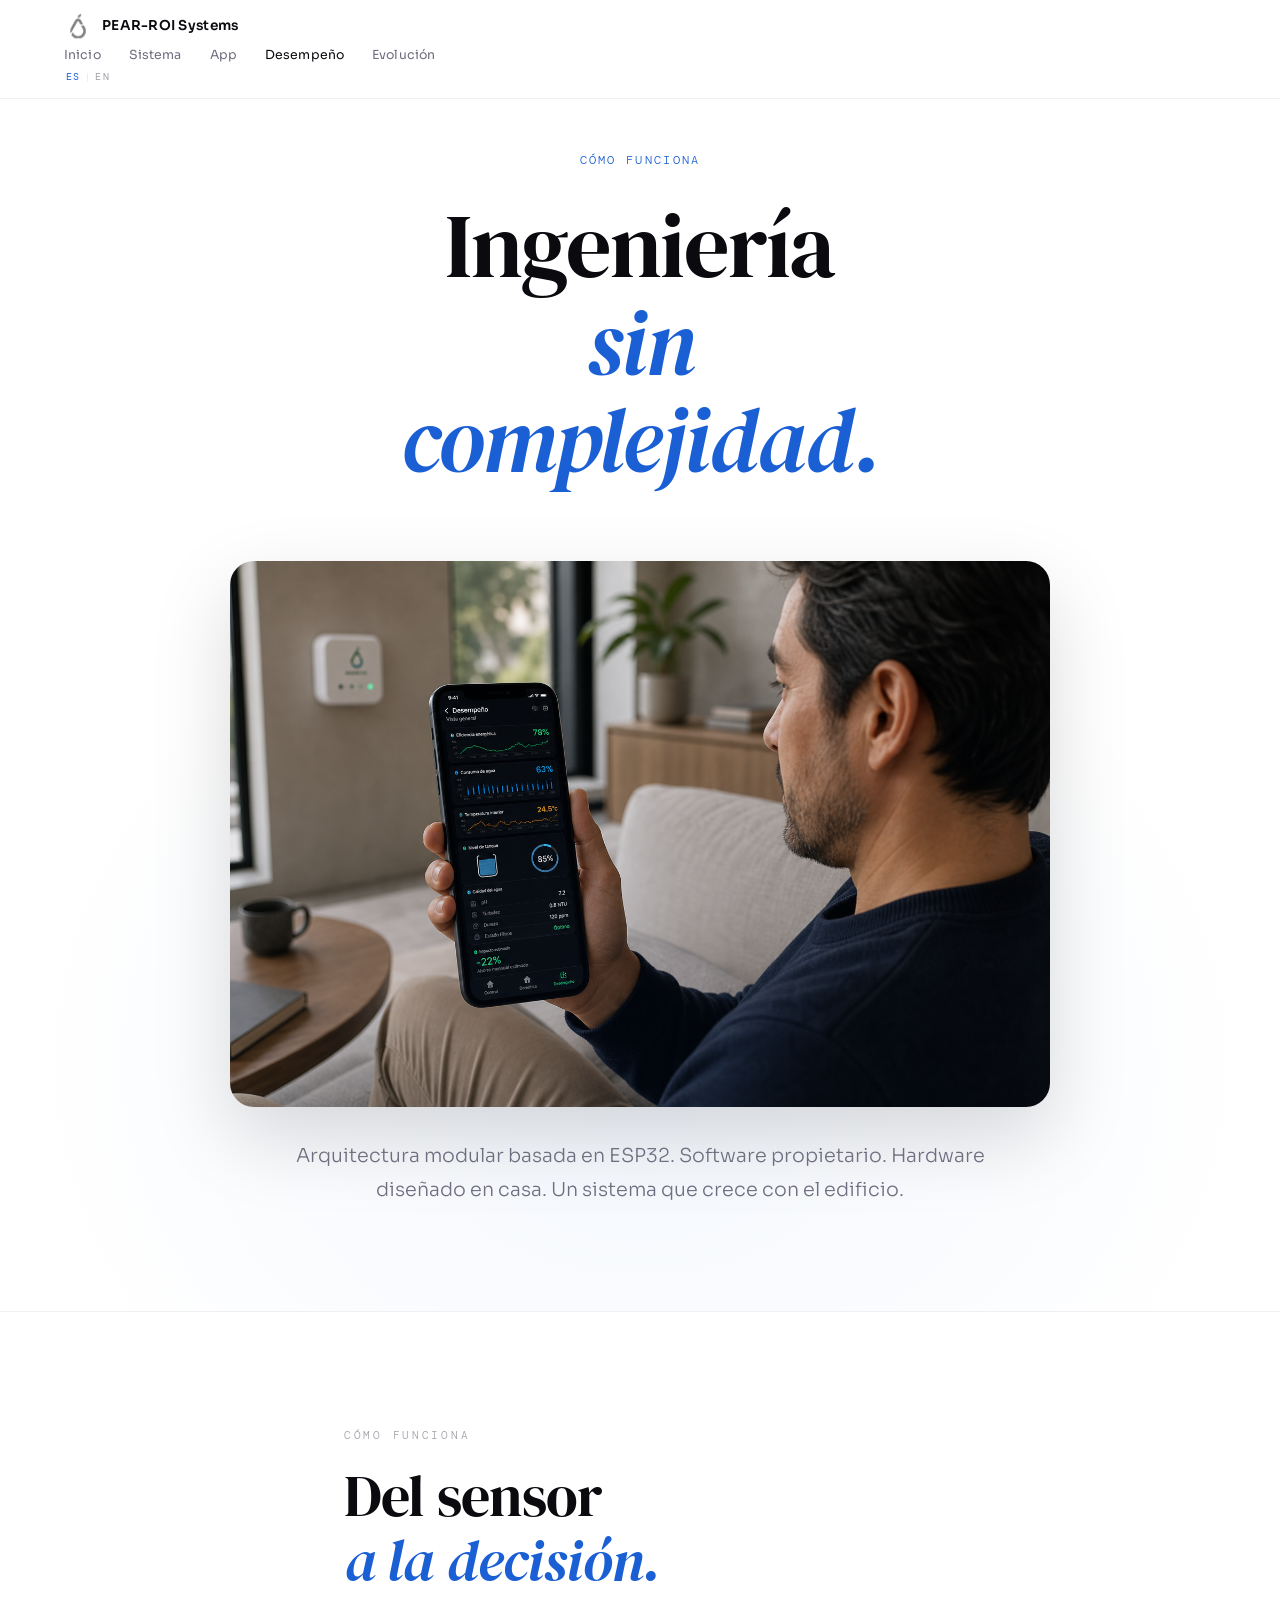
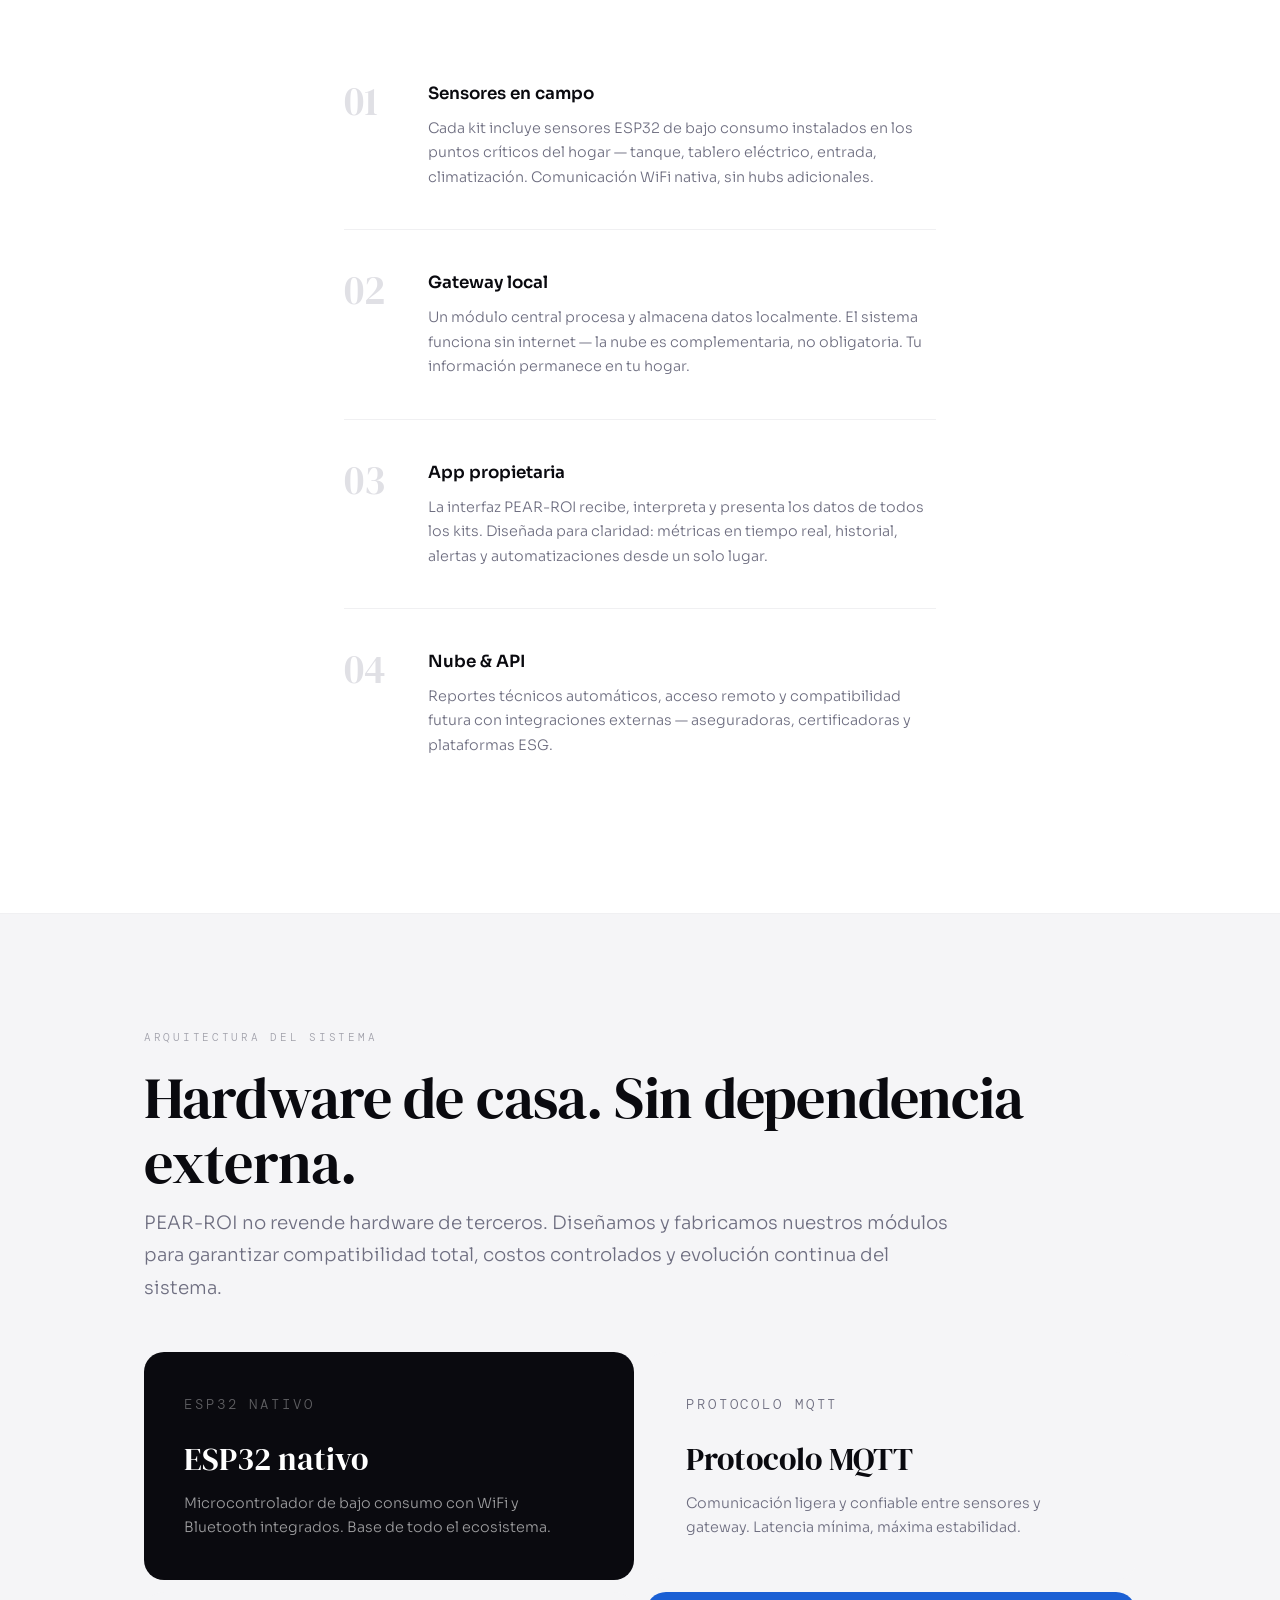
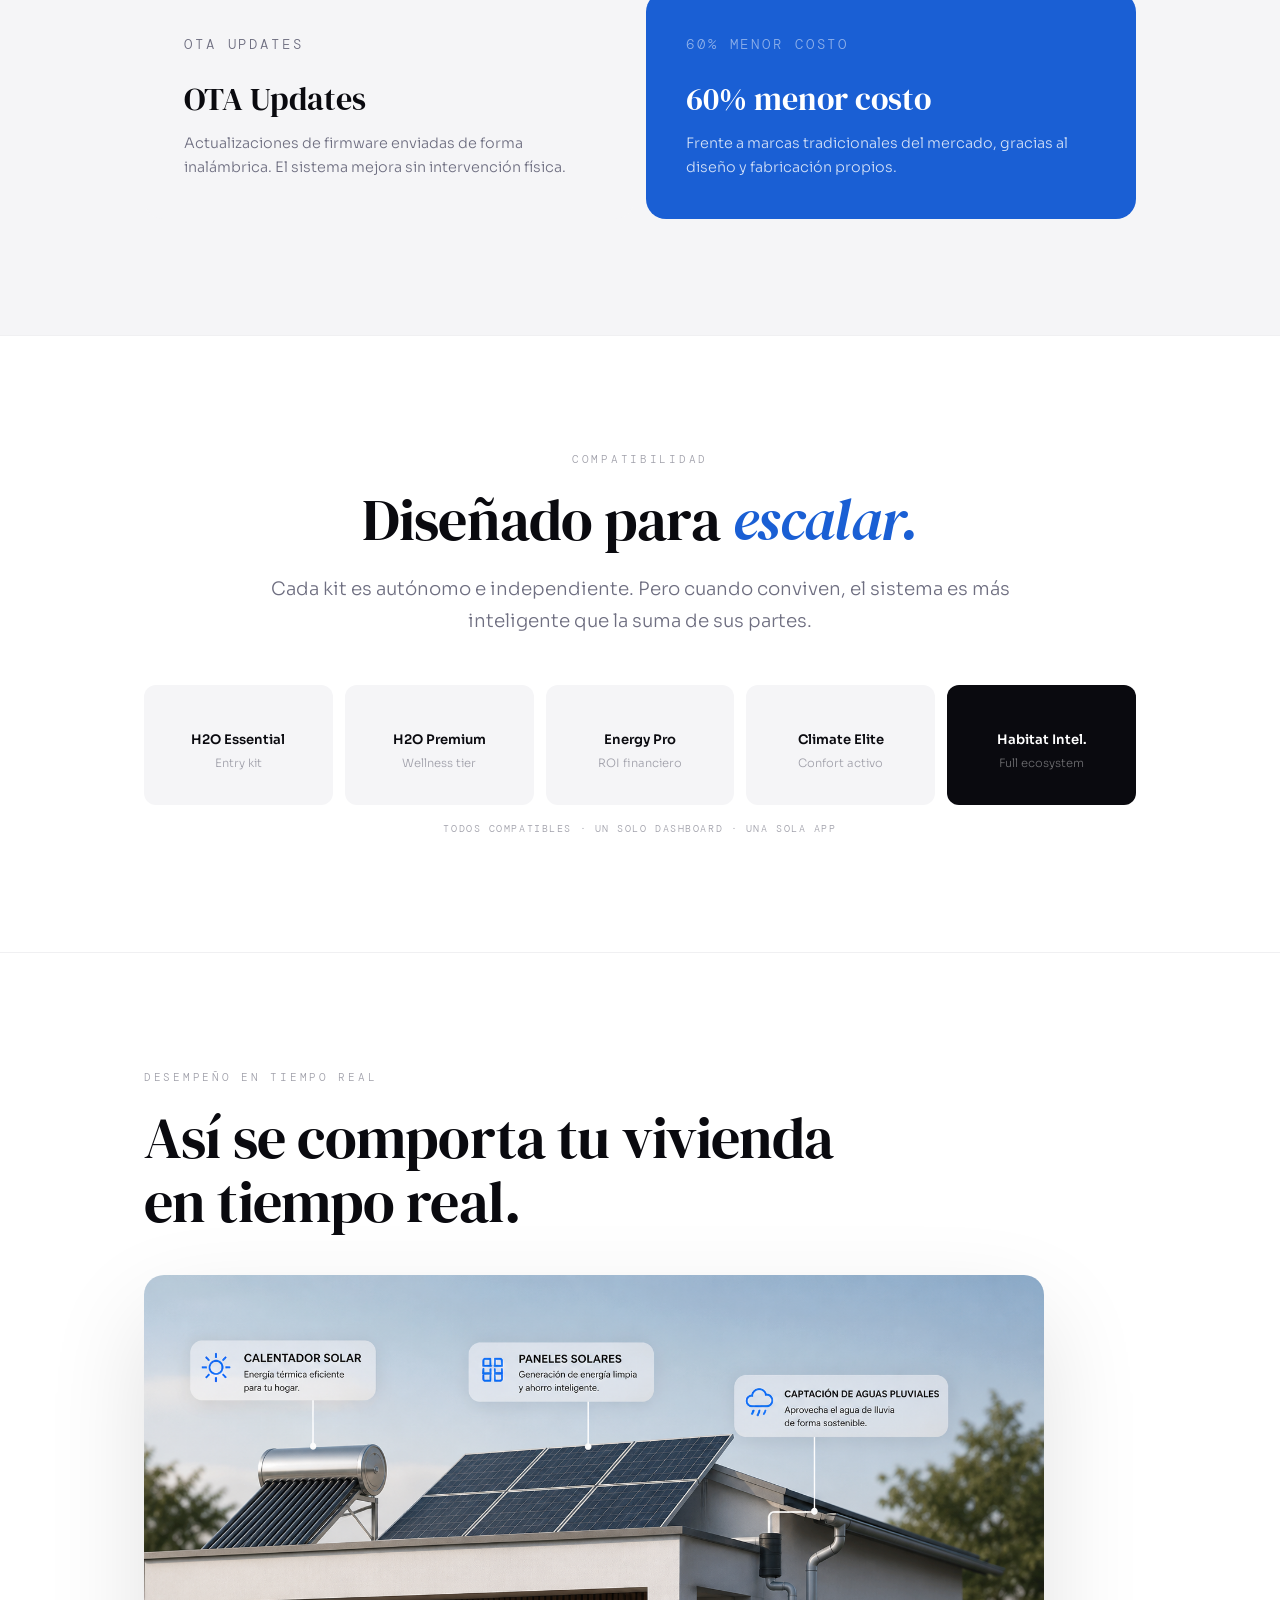
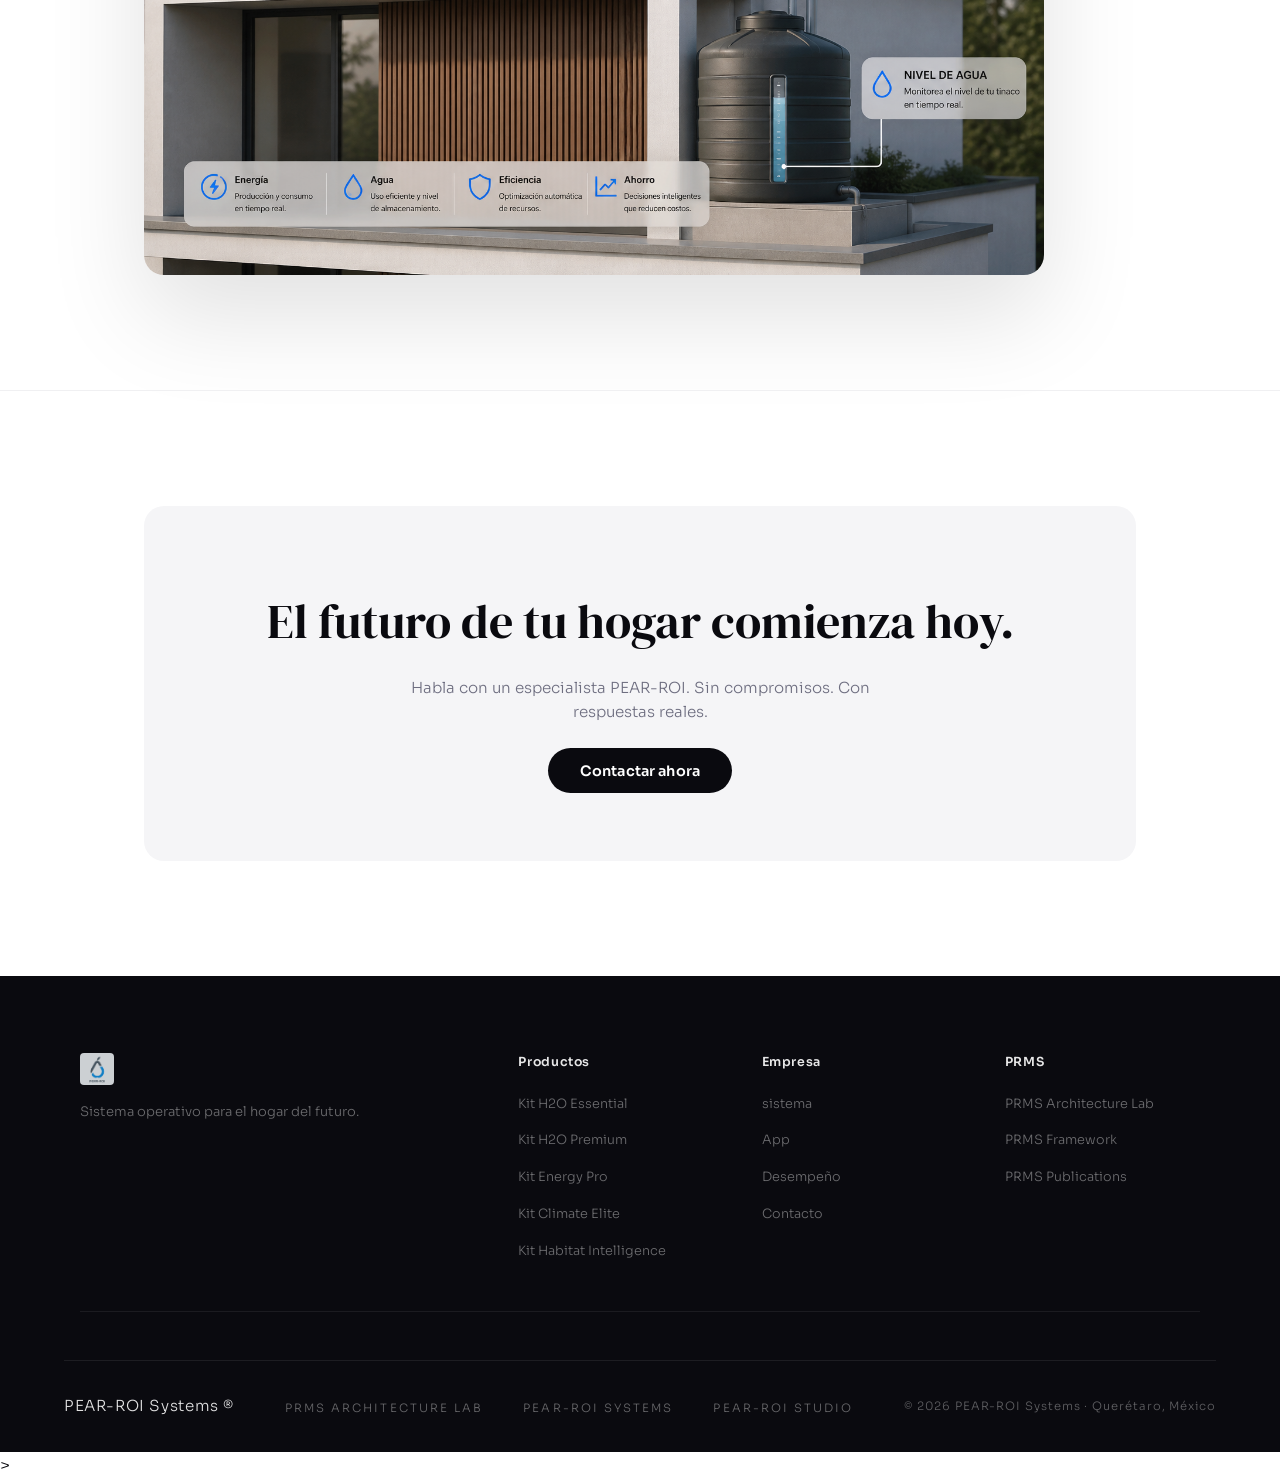
<file: technology.html>
<!DOCTYPE html>
<html lang="es">
<head>
  <meta charset="UTF-8"/>
  <meta name="viewport" content="width=device-width, initial-scale=1.0"/>
  <title>Tecnología — PEAR-ROI®</title>
  <meta name="description" content="Arquitectura modular ESP32. Software propietario. Hardware de casa. 60% más económico que marcas tradicionales."/>
  <link rel="stylesheet" href="assets/style.css"/>
</head>
<body>

<nav id="site-nav"></nav>

<main>

  <!-- HERO -->
  <section class="hero">
    <p class="hero-eyebrow" data-t="tech.eyebrow">Cómo funciona</p>
    <h1>
      <span data-t="tech.h1a">Ingeniería</span><br>
      <em data-t="tech.h1b">sin complejidad.</em>
    </h1>

      <!--  AQUI VA LA IMAGEN -->
  <div class="hero-image reveal">
    <img src="desempeno1.png" alt="Visualización de desempeño del sistema PEAR-ROI">
  </div>
    
    <p class="hero-sub" data-t="tech.sub">
      Arquitectura modular basada en ESP32. Software propietario. Hardware diseñado en casa. Un sistema que crece con el edificio.
    </p>
  </section>

  <div class="divider"></div>

  <!-- HOW IT WORKS — STEPS -->
  <section class="section">
    <div class="container" style="max-width:720px;">
      <p class="section-label" data-t="tech.eyebrow">Cómo funciona</p>
      <h2 class="display" style="margin-bottom:3rem;">Del sensor<br><em>a la decisión.</em></h2>

      <div class="how-step reveal">
        <div class="step-num">01</div>
        <div class="step-content">
          <h3 data-t="tech.s1.h3">Sensores en campo</h3>
          <p data-t="tech.s1.p">Cada kit incluye sensores ESP32 de bajo consumo instalados en los puntos críticos del hogar — tanque, tablero eléctrico, entrada, climatización. Comunicación WiFi nativa, sin hubs adicionales.</p>
        </div>
      </div>

      <div class="how-step reveal">
        <div class="step-num">02</div>
        <div class="step-content">
          <h3 data-t="tech.s2.h3">Gateway local</h3>
          <p data-t="tech.s2.p">Un módulo central procesa y almacena datos localmente. El sistema funciona sin internet — la nube es complementaria, no obligatoria. Tu información permanece en tu hogar.</p>
        </div>
      </div>

      <div class="how-step reveal">
        <div class="step-num">03</div>
        <div class="step-content">
          <h3 data-t="tech.s3.h3">App propietaria</h3>
          <p data-t="tech.s3.p">La interfaz PEAR-ROI recibe, interpreta y presenta los datos de todos los kits. Diseñada para claridad: métricas en tiempo real, historial, alertas y automatizaciones desde un solo lugar.</p>
        </div>
      </div>

      <div class="how-step reveal" style="border-bottom:none;">
        <div class="step-num">04</div>
        <div class="step-content">
          <h3 data-t="tech.s4.h3">Nube & API</h3>
          <p data-t="tech.s4.p">Reportes técnicos automáticos, acceso remoto y compatibilidad futura con integraciones externas — aseguradoras, certificadoras y plataformas ESG.</p>
        </div>
      </div>
    </div>
  </section>

  <div class="divider"></div>

  <!-- ARCHITECTURE BENTO -->
  <section class="section" style="background:var(--off-white);">
    <div class="container">
      <p class="section-label" data-t="tech.arch.label">Arquitectura del sistema</p>
      <h2 class="display" style="margin-bottom:0.75rem;" data-t="tech.arch.h2">Hardware de casa. Sin dependencia externa.</h2>
      <p class="lead" style="margin-bottom:3rem;" data-t="tech.arch.p">PEAR-ROI no revende hardware de terceros. Diseñamos y fabricamos nuestros módulos para garantizar compatibilidad total, costos controlados y evolución continua del sistema.</p>

      <div class="bento bento-2 reveal">
        <div class="bento-card dark">
          <p class="bento-num" data-t="tech.b1.h3">ESP32 nativo</p>
          
          <h3 data-t="tech.b1.h3">ESP32 nativo</h3>
          <p data-t="tech.b1.p">Microcontrolador de bajo consumo con WiFi y Bluetooth integrados. Base de todo el ecosistema.</p>
        </div>
        <div class="bento-card">
          <p class="bento-num" data-t="tech.b2.h3">Protocolo MQTT</p>
          
          <h3 data-t="tech.b2.h3">Protocolo MQTT</h3>
          <p data-t="tech.b2.p">Comunicación ligera y confiable entre sensores y gateway. Latencia mínima, máxima estabilidad.</p>
        </div>
        <div class="bento-card">
          <p class="bento-num" data-t="tech.b3.h3">OTA Updates</p>
          
          <h3 data-t="tech.b3.h3">OTA Updates</h3>
          <p data-t="tech.b3.p">Actualizaciones de firmware enviadas de forma inalámbrica. El sistema mejora sin intervención física.</p>
        </div>
        <div class="bento-card blue">
          <p class="bento-num" data-t="tech.b4.h3">60% menor costo</p>
          
          <h3 data-t="tech.b4.h3">60% menor costo</h3>
          <p data-t="tech.b4.p">Frente a marcas tradicionales del mercado, gracias al diseño y fabricación propios.</p>
        </div>
      </div>
    </div>
  </section>

  <div class="divider"></div>

  <!-- COMPATIBILITY -->
  <section class="section">
    <div class="container reveal">
      <p class="section-label center">Compatibilidad</p>
      <h2 class="display center" style="margin-bottom:1.25rem;">Diseñado para <em>escalar.</em></h2>
      <p class="lead center" style="margin-bottom:3rem;">Cada kit es autónomo e independiente. Pero cuando conviven, el sistema es más inteligente que la suma de sus partes.</p>

      <div style="display:grid; grid-template-columns:repeat(auto-fit,minmax(180px,1fr)); gap:12px; text-align:center;">
        <div style="background:var(--off-white); border-radius:var(--radius-sm); padding:2rem 1.5rem;">
          <div style="font-size:2rem; margin-bottom:0.75rem;"></div>
          <div style="font-size:0.82rem; font-weight:600; margin-bottom:0.25rem;">H2O Essential</div>
          <div style="font-size:0.72rem; color:var(--gray-400);">Entry kit</div>
        </div>
        <div style="background:var(--off-white); border-radius:var(--radius-sm); padding:2rem 1.5rem;">
          <div style="font-size:2rem; margin-bottom:0.75rem;"></div>
          <div style="font-size:0.82rem; font-weight:600; margin-bottom:0.25rem;">H2O Premium</div>
          <div style="font-size:0.72rem; color:var(--gray-400);">Wellness tier</div>
        </div>
        <div style="background:var(--off-white); border-radius:var(--radius-sm); padding:2rem 1.5rem;">
          <div style="font-size:2rem; margin-bottom:0.75rem;"></div>
          <div style="font-size:0.82rem; font-weight:600; margin-bottom:0.25rem;">Energy Pro</div>
          <div style="font-size:0.72rem; color:var(--gray-400);">ROI financiero</div>
        </div>
        <div style="background:var(--off-white); border-radius:var(--radius-sm); padding:2rem 1.5rem;">
          <div style="font-size:2rem; margin-bottom:0.75rem;"></div>
          <div style="font-size:0.82rem; font-weight:600; margin-bottom:0.25rem;">Climate Elite</div>
          <div style="font-size:0.72rem; color:var(--gray-400);">Confort activo</div>
        </div>
        <div style="background:var(--black); border-radius:var(--radius-sm); padding:2rem 1.5rem;">
          <div style="font-size:2rem; margin-bottom:0.75rem;"></div>
          <div style="font-size:0.82rem; font-weight:600; margin-bottom:0.25rem; color:white;">Habitat Intel.</div>
          <div style="font-size:0.72rem; color:rgba(255,255,255,0.4);">Full ecosystem</div>
        </div>
      </div>

      <div style="text-align:center; margin-top:1rem; font-family:var(--mono); font-size:0.65rem; letter-spacing:0.15em; text-transform:uppercase; color:var(--gray-400);">
        Todos compatibles · Un solo dashboard · Una sola app
      </div>
    </div>
  </section>

  <div class="divider"></div>
    
<!-- VISUAL DESEMPEÑO -->
<section class="section performance-visual">
  <div class="container center">
    <p class="section-label">Desempeño en tiempo real</p>
    <h2 class="display" style="max-width:720px;">
      Así se comporta tu vivienda en tiempo real.
    </h2>
    <div class="performance-image reveal">
      <img src="desempeno2.png" alt="Sistema PEAR-ROI monitoreando energía, agua y eficiencia">
    </div>
  </div>
</section>
<div class="divider"></div>

  <!-- CTA -->
<section class="section">
    <div class="container">
      <div class="cta-section reveal">
        <h2 data-t="home.cta.h2">El futuro de tu hogar comienza hoy.</h2>
        <p data-t="home.cta.p">Habla con un especialista PEAR-ROI. Sin compromisos. Con respuestas reales.</p>
        <a href="contact.html" class="btn-primary" data-t="home.cta.btn">Contactar ahora</a>
      </div>
    </div>
  </section>

</main>

 <!--  FOOTER -->  
<footer>
  <div style="max-width:var(--max); margin:0 auto;">
    <div class="footer-top">
      <div class="footer-brand">
        <img src="assets/logo.jpg"
             alt="PEAR-ROI"
             style="height:32px;width:auto;border-radius:4px;filter:none;">
        <p style="margin-top:1rem;" data-t="footer.tagline">
          Sistema operativo para el hogar del futuro.
        </p>
      </div>
      <div class="footer-col">
        <h4 data-t="footer.products">Productos</h4>
        <ul>
          <li><a href="product.html">Kit H2O Essential</a></li>
          <li><a href="product.html">Kit H2O Premium</a></li>
          <li><a href="product.html">Kit Energy Pro</a></li>
          <li><a href="product.html">Kit Climate Elite</a></li>
          <li><a href="product.html">Kit Habitat Intelligence</a></li>
        </ul>
      </div>
      <div class="footer-col">
        <h4>Empresa</h4>
        <ul>
          <li><a href="product.html">sistema</a></li>
          <li><a href="app.html">App</a></li>
          <li><a href="technology.html">Desempeño</a></li>
          <li><a href="contact.html">Contacto</a></li>
        </ul>
      </div>
      <div class="footer-col">
        <h4>PRMS</h4>
        <ul>
          <li><a href="https://prms.systems" target="_blank">
            PRMS Architecture Lab
          </a></li>
          <li><a href="https://prms.systems/framework" target="_blank">
            PRMS Framework
          </a></li>
          <li><a href="https://prms.systems/publications" target="_blank">
            PRMS Publications
          </a></li>
        </ul>
      </div>
    </div>
  </div>

  <!-- ECOSYSTEM FOOTER -->

  <div class="ecosystem-footer">
    <span class="ecosystem-brand">
      PEAR-ROI Systems ®
    </span>
    <ul class="ecosystem-links">
      <li>
        <a href="https://prms.systems" target="_blank">
          PRMS Architecture Lab
        </a>
      </li>
      <li>
        <a href="https://pear-roi.com" target="_blank">
          PEAR-ROI Systems
        </a>
      </li>
      <li>
        <a href="https://pear-roi.com/studio" target="_blank">
          PEAR-ROI Studio
        </a>
      </li>
    </ul>
    <span class="ecosystem-copy">
      © 2026 PEAR-ROI Systems · Querétaro, México
    </span>
  </div>
</footer>>

<script src="assets/nav.js"></script>
</body>
</html>
</file>
<file: assets/style.css>
@import url('https://fonts.googleapis.com/css2?family=Sora:wght@200;300;400;600;700&family=DM+Serif+Display:ital@0;1&family=DM+Mono:wght@300;400&display=swap');

/* ── VARIABLES ── */
:root {
  --white: #ffffff;
  --off-white: #f5f5f7;
  --light: #fbfbfd;
  --gray-100: #f0f0f2;
  --gray-200: #e0e0e5;
  --gray-400: #a0a0aa;
  --gray-600: #6e6e80;
  --gray-800: #2d2d3a;
  --black: #0a0a0f;
  --blue: #1a73e8;
  --blue-light: #4a9eff;
  --accent: #1a5fd4;
  --gradient-blue: linear-gradient(135deg, #1a5fd4 0%, #4a9eff 100%);
  --serif: 'DM Serif Display', serif;
  --sans: 'Sora', sans-serif;
  --mono: 'DM Mono', monospace;
  --radius: 20px;
  --radius-sm: 12px;
  --max: 1120px;
  --pad: clamp(1.5rem, 5vw, 4rem);
  --nav-h: 72px;
}

/* ── RESET ── */
*, *::before, *::after { box-sizing: border-box; margin: 0; padding: 0; }
html { scroll-behavior: smooth; -webkit-font-smoothing: antialiased; }
body { background: var(--white); color: var(--black); font-family: var(--sans); font-size: 17px; font-weight: 300; line-height: 1.6; overflow-x: hidden; }
img { max-width: 100%; display: block; }
a { text-decoration: none; color: inherit; }

/* ── NAV ── */
nav {
  position: fixed; top: 0; left: 0; right: 0; z-index: 200;
  min-height: var(--nav-h);
  padding-top: 10px;
  padding-bottom: 10px;
  background: rgba(255,255,255,0.82);
  backdrop-filter: saturate(180%) blur(20px);
  -webkit-backdrop-filter: saturate(180%) blur(20px);
  border-bottom: 1px solid rgba(0,0,0,0.06);
  display: flex; align-items: center; justify-content: space-between;
  padding: 0.75rem var(--pad);
}
.nav-logo { display: flex; align-items: center; gap: 10px; }
.nav-logo img { height: 28px; width: auto; }
.nav-logo-text { font-size: 0.85rem; font-weight: 600; letter-spacing: 0.02em; color: var(--black); }
.nav-links { display: flex; gap: 1.75rem; list-style: none; align-items: center; }
.nav-links a { font-size: 0.78rem; font-weight: 400; color: var(--gray-600); letter-spacing: 0.01em; transition: color 0.2s; }
.nav-links a:hover, .nav-links a.active { color: var(--black); }
.nav-right { display: flex; align-items: center; gap: 1.25rem; }
.lang-switcher { display: flex; align-items: center; gap: 4px; }
.lang-btn { font-family: var(--mono); font-size: 0.62rem; letter-spacing: 0.12em; background: none; border: none; cursor: pointer; color: var(--gray-400); padding: 3px 2px; transition: color 0.2s; }
.lang-btn:hover { color: var(--black); }
.lang-btn.active { color: var(--accent); font-weight: 400; }
.lang-sep { font-size: 0.55rem; color: var(--gray-200); }
.nav-cta { font-size: 0.75rem; font-weight: 600; background: var(--black); color: var(--white); padding: 0.45rem 1.1rem; border-radius: 100px; letter-spacing: 0.01em; transition: background 0.2s, transform 0.15s; }
.nav-cta:hover { background: var(--gray-800); transform: scale(1.02); }

/* ── LAYOUT ── */
main { padding-top: var(--nav-h); }
.container { max-width: var(--max); margin: 0 auto; padding: 0 var(--pad); }
.section { padding: clamp(4rem, 9vw, 8rem) 0; }
.section-sm { padding: clamp(3rem, 6vw, 5rem) 0; }

/* ── HERO ── */
.hero {
  min-height: calc(100svh - var(--nav-h));
  display: flex; flex-direction: column; justify-content: center; align-items: center;
  text-align: center; padding: 5rem var(--pad) 4rem;
  background: var(--white);
  position: relative; overflow: hidden;
}
.hero::before {
  content: '';
  position: absolute; inset: 0;
  background: radial-gradient(ellipse 70% 60% at 50% 80%, rgba(26,95,212,0.05) 0%, transparent 70%);
  pointer-events: none;
}
.hero-eyebrow { font-family: var(--mono); font-size: 0.72rem; letter-spacing: 0.2em; text-transform: uppercase; color: var(--accent); margin-bottom: 1.75rem; opacity: 0; animation: fadeUp 0.7s 0.1s forwards; }
.hero h1 { font-family: var(--serif); font-size: clamp(3rem, 7vw, 6.5rem); font-weight: 400; line-height: 1.08; letter-spacing: -0.02em; max-width: 12ch; margin: 0 auto 1.5rem; opacity: 0; animation: fadeUp 0.7s 0.2s forwards; }
.hero h1 em { font-style: italic; color: var(--accent); }
.hero-sub { font-size: clamp(1rem, 1.8vw, 1.2rem); color: var(--gray-600); max-width: 52ch; margin: 0 auto 2.5rem; line-height: 1.75; font-weight: 300; opacity: 0; animation: fadeUp 0.7s 0.35s forwards; }
.hero-actions { display: flex; gap: 1rem; justify-content: center; flex-wrap: wrap; opacity: 0; animation: fadeUp 0.7s 0.5s forwards; }
.btn-primary { background: var(--black); color: var(--white); padding: 0.85rem 2rem; border-radius: 100px; font-size: 0.9rem; font-weight: 600; letter-spacing: 0.01em; transition: background 0.2s, transform 0.15s; }
.btn-primary:hover { background: var(--gray-800); transform: translateY(-1px); }
.btn-ghost { border: 1px solid var(--gray-200); color: var(--black); padding: 0.85rem 2rem; border-radius: 100px; font-size: 0.9rem; font-weight: 400; letter-spacing: 0.01em; transition: border-color 0.2s, transform 0.15s; }
.btn-ghost:hover { border-color: var(--gray-400); transform: translateY(-1px); }
.hero-scroll { margin-top: 4rem; font-family: var(--mono); font-size: 0.65rem; letter-spacing: 0.15em; text-transform: uppercase; color: var(--gray-400); display: flex; flex-direction: column; align-items: center; gap: 0.5rem; opacity: 0; animation: fadeUp 0.7s 0.7s forwards; }
.hero-scroll::after { content: ''; width: 1px; height: 36px; background: var(--gray-200); }

/* ── SECTION LABELS ── */
.section-label { font-family: var(--mono); font-size: 0.68rem; letter-spacing: 0.25em; text-transform: uppercase; color: var(--gray-400); margin-bottom: 1.25rem; }
.section-label.center { text-align: center; }
h2.display { font-family: var(--serif); font-size: clamp(2rem, 4.5vw, 3.8rem); font-weight: 400; line-height: 1.12; letter-spacing: -0.015em; margin-bottom: 1rem; }
h2.display em { font-style: italic; color: var(--accent); }
h2.display.center { text-align: center; }
.lead { font-size: clamp(1rem, 1.6vw, 1.15rem); color: var(--gray-600); line-height: 1.75; font-weight: 300; max-width: 58ch; }
.lead.center { text-align: center; margin: 0 auto; }

/* ── BENTO GRID ── */
.bento { display: grid; gap: 12px; }
.bento-2 { grid-template-columns: repeat(2, 1fr); }
.bento-3 { grid-template-columns: repeat(3, 1fr); }
.bento-card {
  background: var(--off-white); border-radius: var(--radius); padding: 2.5rem;
  position: relative; overflow: hidden; transition: transform 0.3s ease, box-shadow 0.3s ease;
}
.bento-card:hover { transform: translateY(-3px); box-shadow: 0 20px 60px rgba(0,0,0,0.07); }
.bento-card.dark { background: var(--black); color: var(--white); }
.bento-card.blue { background: var(--accent); color: var(--white); }
.bento-card.large { grid-column: span 2; }
.bento-card h3 { font-family: var(--serif); font-size: clamp(1.3rem, 2.5vw, 2rem); font-weight: 400; margin-bottom: 0.75rem; line-height: 1.2; }
.bento-card.dark h3, .bento-card.blue h3 { color: var(--white); }
.bento-card p { font-size: 0.9rem; color: var(--gray-600); line-height: 1.7; font-weight: 300; }
.bento-card.dark p { color: rgba(255,255,255,0.6); }
.bento-card.blue p { color: rgba(255,255,255,0.8); }
.bento-num { font-family: var(--mono); font-size: 0.62rem; letter-spacing: 0.2em; color: var(--gray-400); margin-bottom: 1.5rem; text-transform: uppercase; }
.bento-card.dark .bento-num { color: rgba(255,255,255,0.35); }
.bento-card.blue .bento-num { color: rgba(255,255,255,0.5); }
.bento-icon { font-size: 2.5rem; margin-bottom: 1.25rem; }

/* ── KIT CARDS ── */
.kit-grid { display: grid; grid-template-columns: repeat(auto-fit, minmax(300px, 1fr)); gap: 12px; }
.kit-card {
  border-radius: var(--radius); overflow: hidden; background: var(--off-white);
  transition: transform 0.3s, box-shadow 0.3s;
}
.kit-card:hover { transform: translateY(-4px); box-shadow: 0 24px 70px rgba(0,0,0,0.09); }
.kit-card-header { padding: 2.25rem 2.25rem 1.5rem; }
.kit-tag { font-family: var(--mono); font-size: 0.62rem; letter-spacing: 0.18em; text-transform: uppercase; color: var(--white); padding: 0.3rem 0.75rem; border-radius: 100px; display: inline-block; margin-bottom: 1.25rem; }
.kit-h2o-e .kit-tag { background: #1a73e8; }
.kit-h2o-p .kit-tag { background: #00b4d8; }
.kit-energy .kit-tag { background: #d4a017; }
.kit-climate .kit-tag { background: #e85d04; }
.kit-habitat .kit-tag { background: #1a5c3a; }
.kit-card h3 { font-family: var(--serif); font-size: 1.5rem; font-weight: 400; margin-bottom: 0.5rem; line-height: 1.25; }
.kit-card .kit-desc { font-size: 0.875rem; color: var(--gray-600); line-height: 1.65; margin-bottom: 1.25rem; }
.kit-components { list-style: none; border-top: 1px solid var(--gray-200); padding-top: 1.25rem; margin: 0; display: flex; flex-direction: column; gap: 0.5rem; }
.kit-components li { font-size: 0.82rem; color: var(--gray-600); display: flex; align-items: center; gap: 0.6rem; }
.kit-components li::before { content: '—'; color: var(--gray-400); font-family: var(--mono); font-size: 0.65rem; flex-shrink: 0; }
.kit-roi { background: var(--white); padding: 1.25rem 2.25rem; display: flex; align-items: center; justify-content: space-between; gap: 1rem; }
.kit-roi-label { font-family: var(--mono); font-size: 0.62rem; letter-spacing: 0.12em; text-transform: uppercase; color: var(--gray-400); margin-bottom: 0.25rem; }
.kit-roi-val { font-size: 0.85rem; font-weight: 600; color: var(--black); }
.kit-arrow { width: 32px; height: 32px; border-radius: 50%; background: var(--black); display: flex; align-items: center; justify-content: center; color: var(--white); font-size: 0.8rem; flex-shrink: 0; transition: transform 0.2s; }
.kit-card:hover .kit-arrow { transform: translateX(3px); }

/* ── STAT STRIP ── */
.stat-strip { background: var(--black); color: var(--white); padding: clamp(3rem, 6vw, 5rem) 0; }
.stat-strip .container { display: grid; grid-template-columns: repeat(auto-fit, minmax(160px, 1fr)); gap: 2rem; }
.stat-item { text-align: center; }
.stat-num { font-family: var(--serif); font-size: clamp(2.2rem, 5vw, 3.8rem); font-weight: 400; color: var(--white); line-height: 1; margin-bottom: 0.5rem; }
.stat-num em { font-style: italic; color: #4a9eff; }
.stat-label { font-size: 0.8rem; color: rgba(255,255,255,0.45); letter-spacing: 0.05em; }

/* ── FEATURE ROW ── */
.feature-row { display: grid; grid-template-columns: 1fr 1fr; gap: 5rem; align-items: center; }
.feature-row.reverse { direction: rtl; }
.feature-row.reverse > * { direction: ltr; }
.feature-content h2 { font-family: var(--serif); font-size: clamp(1.8rem, 3.5vw, 2.8rem); font-weight: 400; line-height: 1.18; margin-bottom: 1rem; }
.feature-content p { font-size: 0.95rem; color: var(--gray-600); line-height: 1.8; margin-bottom: 1.25rem; }
.feature-visual { background: var(--off-white); border-radius: var(--radius); aspect-ratio: 4/3; display: flex; align-items: center; justify-content: center; overflow: hidden; }
.feature-visual img { width: 100%; height: 100%; object-fit: cover; }

/* ── PILL LIST ── */
.pill-list { display: flex; flex-wrap: wrap; gap: 0.5rem; margin-top: 1.5rem; }
.pill { font-size: 0.78rem; font-weight: 400; border: 1px solid var(--gray-200); padding: 0.35rem 0.9rem; border-radius: 100px; color: var(--gray-600); letter-spacing: 0.01em; }

/* ── CTA BLOCK ── */
.cta-section { background: var(--off-white); border-radius: var(--radius); padding: clamp(3rem, 6vw, 5rem) clamp(2rem, 5vw, 4rem); text-align: center; }
.cta-section h2 { font-family: var(--serif); font-size: clamp(1.8rem, 4vw, 3rem); font-weight: 400; margin-bottom: 1rem; }
.cta-section p { font-size: 0.95rem; color: var(--gray-600); max-width: 48ch; margin: 0 auto 2rem; }

/* ── PRMS LINK BADGE ── */
.prms-badge {
  display: inline-flex; align-items: center; gap: 0.6rem;
  font-family: var(--mono); font-size: 0.65rem; letter-spacing: 0.15em; text-transform: uppercase;
  border: 1px solid var(--gray-200); border-radius: 100px; padding: 0.4rem 1rem;
  color: var(--gray-600); transition: border-color 0.2s, color 0.2s;
}
.prms-badge:hover { border-color: var(--accent); color: var(--accent); }
.prms-badge::before { content: '↗'; font-size: 0.7rem; }

/* ── APP SECTION ── */
.app-screen { background: var(--off-white); border-radius: var(--radius); padding: 2rem; display: flex; flex-direction: column; gap: 1rem; }
.app-bar { background: var(--white); border-radius: var(--radius-sm); padding: 1rem 1.25rem; display: flex; align-items: center; justify-content: space-between; }
.app-bar-left h4 { font-size: 0.85rem; font-weight: 600; margin-bottom: 0.15rem; }
.app-bar-left span { font-size: 0.72rem; color: var(--gray-400); }
.app-metric { font-family: var(--serif); font-size: 1.4rem; color: var(--accent); font-weight: 400; }
.app-grid { display: grid; grid-template-columns: 1fr 1fr; gap: 10px; }
.app-tile { background: var(--white); border-radius: var(--radius-sm); padding: 1rem 1.25rem; }
.app-tile-label { font-family: var(--mono); font-size: 0.6rem; letter-spacing: 0.12em; text-transform: uppercase; color: var(--gray-400); margin-bottom: 0.4rem; }
.app-tile-val { font-family: var(--serif); font-size: 1.5rem; color: var(--black); }
.app-tile-val.green { color: #1a5c3a; }
.app-tile-val.blue { color: var(--accent); }
.app-status { background: var(--black); border-radius: var(--radius-sm); padding: 1rem 1.25rem; display: flex; align-items: center; justify-content: space-between; }
.app-status span { font-size: 0.8rem; color: rgba(255,255,255,0.7); }
.status-dot { width: 8px; height: 8px; border-radius: 50%; background: #4ade80; box-shadow: 0 0 8px #4ade80; }

/* ── FOOTER ── */
footer { background: var(--black); color: var(--white); padding: clamp(3rem, 6vw, 5rem) var(--pad) 2rem; }
.footer-top { display: grid; grid-template-columns: 2fr 1fr 1fr 1fr; gap: 3rem; padding-bottom: 3rem; border-bottom: 1px solid rgba(255,255,255,0.07); }
.footer-brand img { height: 32px; margin-bottom: 1rem; filter: brightness(10); }
.footer-brand p { font-size: 0.82rem; color: rgba(255,255,255,0.4); line-height: 1.7; max-width: 28ch; }
.footer-col h4 { font-size: 0.78rem; font-weight: 600; letter-spacing: 0.05em; margin-bottom: 1rem; color: rgba(255,255,255,0.9); }
.footer-col ul { list-style: none; display: flex; flex-direction: column; gap: 0.6rem; }
.footer-col ul a { font-size: 0.8rem; color: rgba(255,255,255,0.4); transition: color 0.2s; }
.footer-col ul a:hover { color: rgba(255,255,255,0.8); }
.footer-bottom { padding-top: 2rem; display: flex; align-items: center; justify-content: space-between; flex-wrap: wrap; gap: 1rem; }
.footer-bottom p { font-size: 0.75rem; color: rgba(255,255,255,0.3); }
.footer-bottom a { color: rgba(255,255,255,0.4); font-size: 0.75rem; transition: color 0.2s; }
.footer-bottom a:hover { color: rgba(255,255,255,0.7); }

/* ── DIVIDER ── */
.divider { width: 100%; height: 1px; background: var(--gray-100); margin: 0; }

/* ── ANIMATIONS ── */
@keyframes fadeUp { from { opacity: 0; transform: translateY(22px); } to { opacity: 1; transform: translateY(0); } }
.reveal { opacity: 0; transform: translateY(20px); transition: opacity 0.65s ease, transform 0.65s ease; }
.reveal.visible { opacity: 1; transform: none; }

/* ── MOBILE ── */
@media (max-width: 900px) {
  .nav-links { display: none; }
  .bento-2, .bento-3 { grid-template-columns: 1fr; }
  .bento-card.large { grid-column: span 1; }
  .feature-row { grid-template-columns: 1fr; gap: 2.5rem; }
  .feature-row.reverse { direction: ltr; }
  .footer-top { grid-template-columns: 1fr 1fr; }
}
@media (max-width: 600px) {
  .footer-top { grid-template-columns: 1fr; }
  .hero h1 { font-size: 2.8rem; }
}

/* ── CONTACT FORM ── */
.form-group { margin-bottom: 1.25rem; }
.form-group label { font-size: 0.78rem; font-weight: 400; letter-spacing: 0.05em; color: var(--gray-600); display: block; margin-bottom: 0.5rem; }
.form-group input, .form-group textarea, .form-group select {
  width: 100%; background: var(--off-white); border: 1px solid transparent;
  border-radius: var(--radius-sm); padding: 0.85rem 1.1rem;
  font-family: var(--sans); font-size: 0.9rem; color: var(--black);
  transition: border-color 0.2s, background 0.2s; outline: none;
}
.form-group input:focus, .form-group textarea:focus, .form-group select:focus {
  border-color: var(--accent); background: var(--white);
}
.form-group textarea { resize: vertical; min-height: 130px; }
.form-row { display: grid; grid-template-columns: 1fr 1fr; gap: 1rem; }
@media (max-width: 600px) { .form-row { grid-template-columns: 1fr; } }

/* ── TECH PAGE ── */
.how-step { display: grid; grid-template-columns: 60px 1fr; gap: 1.5rem; align-items: start; padding: 2.5rem 0; border-bottom: 1px solid var(--gray-100); }
.step-num { font-family: var(--serif); font-size: 2.5rem; color: var(--gray-200); font-weight: 400; line-height: 1; }
.step-content h3 { font-size: 1.05rem; font-weight: 600; margin-bottom: 0.5rem; }
.step-content p { font-size: 0.9rem; color: var(--gray-600); line-height: 1.7; }

/* === STAT STRIP FIX === */
.stat-num {
  font-size: 3rem;
  font-weight: 500;
  letter-spacing: -0.02em;
  margin-bottom: 0.75rem;
  opacity: 0.9;
}
.stat-item {
  text-align: center;
  padding: 0 1.5rem;
}
.stat-meta {
  font-size: 0.75rem;
  opacity: 0.5;
  margin-top: 0.25rem;
}
.stat-strip .container {
  display: flex;
  justify-content: space-between;
  gap: 3rem;
}

/* SYSTEM CYCLE SECTION */

.system-cycle {
  margin-top: 140px;
  padding: 80px 0px;
  border-top: 1px solid #ddd;
  background: transparent;
}
.cycle-grid {
  margin-top: 2rem;
  display: grid;
  gap: 0.75rem;
}
.ecosystem-logos {
  margin-top: 2rem;
  display: flex;
  align-items: center;
  gap: 1rem;
}
.ecosystem-logos img {
  height: 40px;
}

/* BOTÓN HAMBURGUESA */
.nav-toggle {
  display: none;
  font-size: 1.6rem;
  background: none;
  border: none;
  cursor: pointer;
}

/* MOBILE */
@media (max-width: 768px) {

  .nav-toggle {
    display: block;
  }

  .nav-links {
    display: none;
    flex-direction: column;
    gap: 1.5rem;
    position: absolute;
    top: 70px;
    left: 0;
    width: 100%;
    background: white;
    padding: 2rem;
    border-top: 1px solid #eee;
  }

  .nav-links.active {
    display: flex;
  }

  .nav-right {
    display: none; /* opcional: ocultar idioma y CTA en mobile */
  }
}

.hero-highlight {
  display: block;          /* fuerza salto de línea limpio */
  margin-top: 12px;        /* separación */
  font-weight: 600;        /* negrita elegante (no 700) */
  color: #111827;          /* un poco más oscuro para jerarquía */
}

.kits-intro {
  display: flex;
  justify-content: center;   /* centra real */
  text-align: center;
  margin-bottom: 48px;
}

.kits-intro-text {
  max-width: 720px;         /* controla ancho real */
  font-size: 1.1rem;
  line-height: 1.65;
  color: #111827;           /* negro elegante */
  font-weight: 500;         /* más presencia */
}

.hero-app-image {
  display: flex;
  justify-content: center;
  margin: 40px 0 32px;
}
/* App */
.hero-app-image img {
  width: 100%;
  max-width: 420px; /* tamaño tipo iPhone premium */
  height: auto;
  border-radius: 32px;
  
  /* efecto premium */
  box-shadow: 
    0 20px 60px rgba(0, 0, 0, 0.15),
    0 10px 30px rgba(0, 0, 0, 0.08);
  transition: transform 0.3s ease;
}
.hero-app-image img:hover {
  transform: scale(1.02);
}
 /* imagen desempeño */
.hero-image {
  display: flex;
  justify-content: center;
  margin: 3rem 0 2rem;
}

.hero-image img {
  width: 100%;
  max-width: 820px;
  border-radius: 24px;
  box-shadow: 0 30px 80px rgba(0,0,0,0.15);
}
/* imagen desempeño2 */
.performance-image {
  margin-top: 2.5rem;
  text-align: center;
}

.performance-image img {
  width: 100%;
  max-width: 900px;
  border-radius: 20px;
  box-shadow: 0 40px 100px rgba(0,0,0,0.12);
}

/* =========================================
   ECOSYSTEM FOOTER
========================================= */

.ecosystem-footer{
    width:100%;
    border-top:1px solid rgba(255,255,255,.08);
    margin-top:3rem;
    padding:2rem 0 0;
    display:flex;
    align-items:center;
    justify-content:space-between;
    gap:2rem;
    flex-wrap:wrap;
}
.ecosystem-brand{
    color:rgba(255,255,255,.88);
    font-size:0.95rem;
    letter-spacing:0.04em;
    white-space:nowrap;
}
.ecosystem-links{
    display:flex !important;
    flex-direction:row !important;
    align-items:center;
    justify-content:center;
    gap:2.5rem;
    list-style:none !important;
    margin:0 !important;
    padding:0 !important;
}
.ecosystem-links li{
    list-style:none !important;
    margin:0 !important;
    padding:0 !important;
}
.ecosystem-links a{
    color:rgba(255,255,255,.38);
    text-decoration:none;
    font-size:0.72rem;
    letter-spacing:0.18em;
    text-transform:uppercase;
    transition:all .25s ease;
}
.ecosystem-links a:hover{
    color:rgba(255,255,255,.9);
}
.ecosystem-copy{
    color:rgba(255,255,255,.35);
    font-size:0.72rem;
    letter-spacing:0.08em;
    white-space:nowrap;
}
/* RESPONSIVE */
@media (max-width:900px){
    .ecosystem-footer{
        flex-direction:column;
        align-items:flex-start;
    }
    .ecosystem-links{
        gap:1.2rem;
    }
}

/* ========================= */
/* PEAR-ROI INTERFACE BLOCK  */
/* ========================= */

.interface-section {
  background: #050816;
  padding: 8rem 0 10rem;
}
.interface-section h2 {
  color: white;
}
.interface-copy {
  max-width: 760px;
  margin: 0 auto 3rem;
  color: rgba(255,255,255,0.72);
  line-height: 1.7;
}

.interface-image-wrap {
  position: relative;
  overflow: hidden;
  border-radius: 28px;
}

.dashboard-full-image {

  width: 100%;
  display: block;
  border-radius: 28px;
  opacity: 1;
  transform: none;
  box-shadow: 0 40px 120px rgba(0,0,0,0.45);

}

.dashboard-full-image.visible {
  opacity: 1;
  transform: translateY(0) scale(1);
}

/* ========================= */
/* PRODUCT HERO IMAGE        */
/* ========================= */

.product-hero-image {

  display: flex;
  justify-content: center;

  margin: 5rem 0 4rem;
}

.product-hero-image img {

  width: 100%;
  max-width: 1200px;

  border-radius: 36px;

  box-shadow:
    0 40px 120px rgba(0,0,0,0.12);

  transition:
    transform 0.5s ease,
    box-shadow 0.5s ease;
}

.product-hero-image img:hover {

  transform: scale(1.01);

  box-shadow:
    0 60px 160px rgba(0,0,0,0.16);
}
</file>
